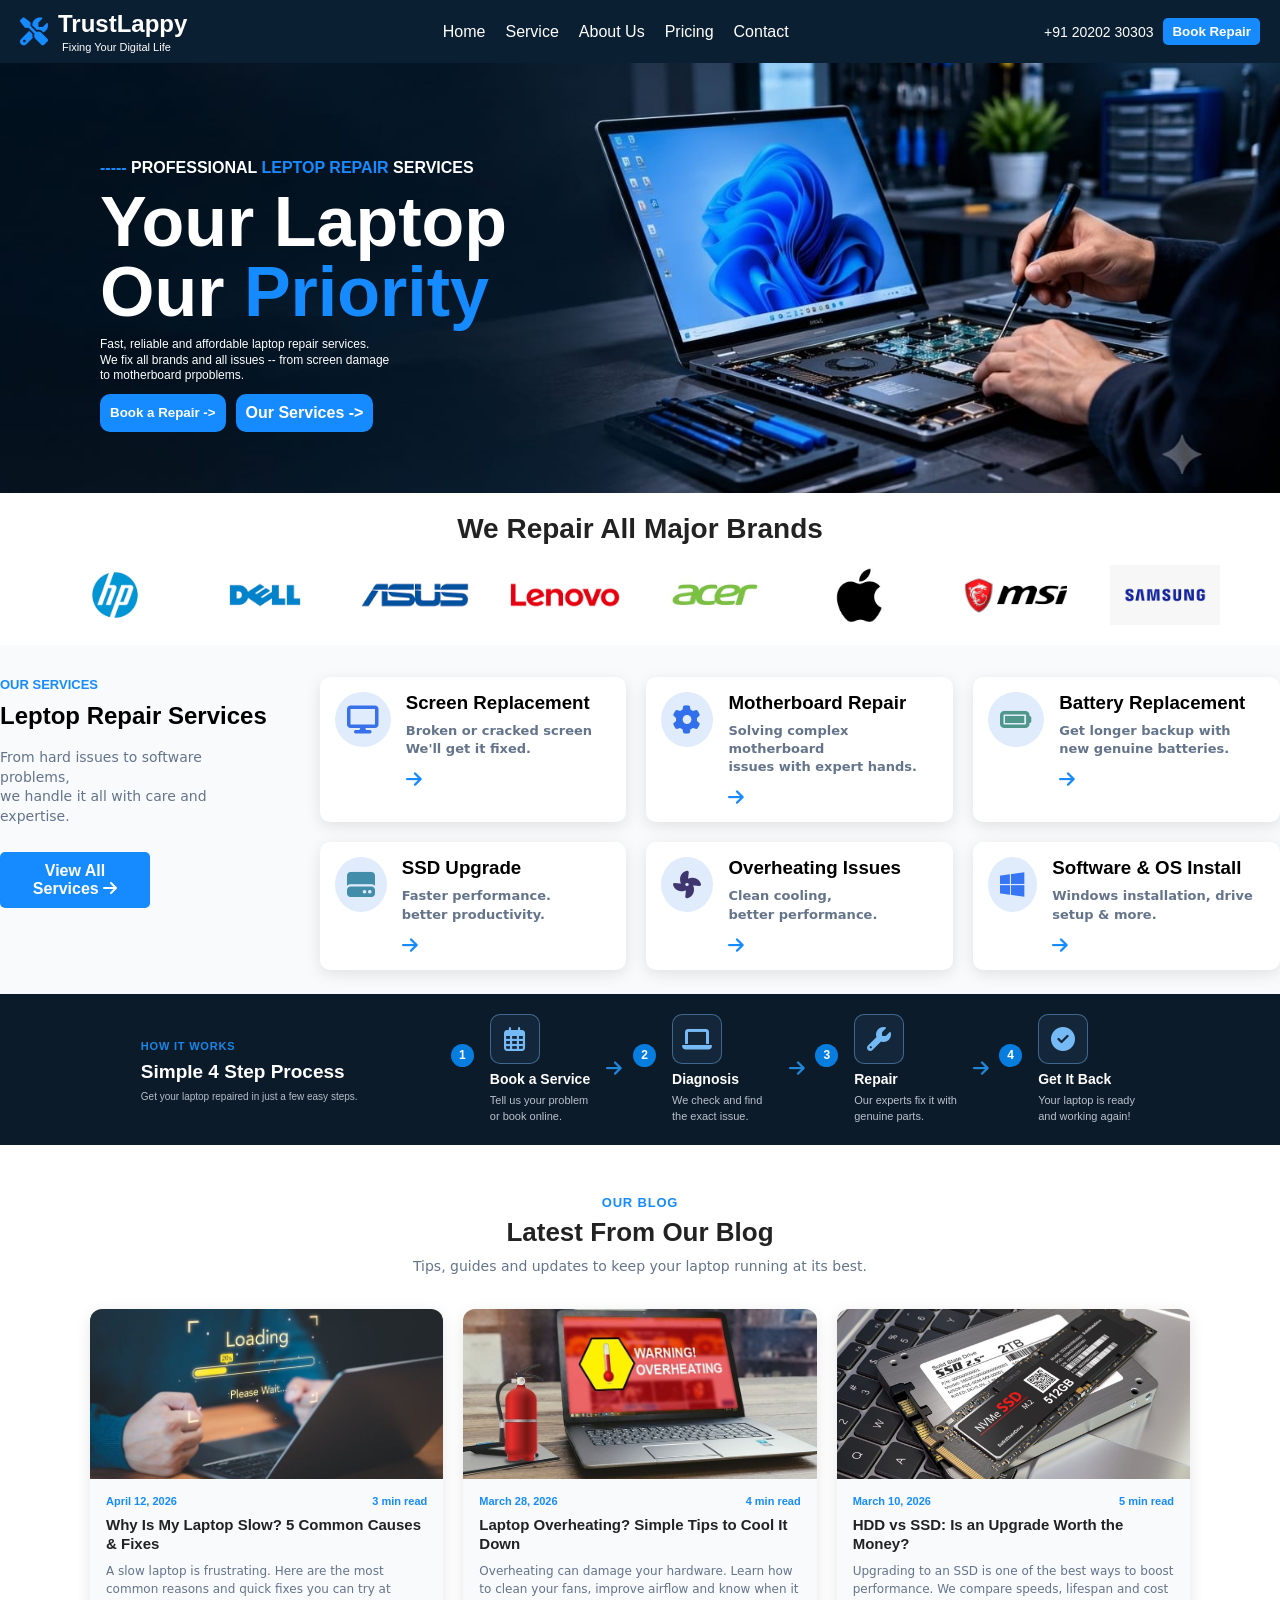
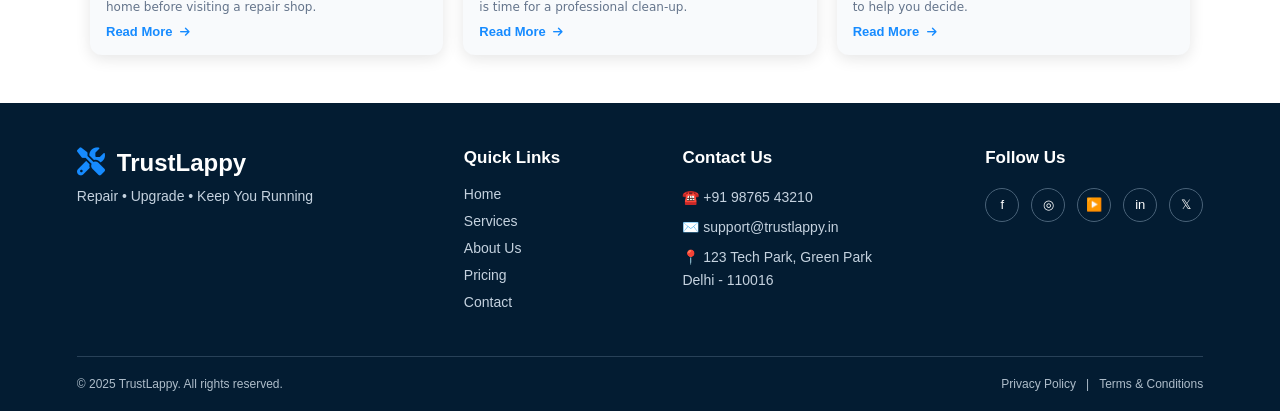
<file: index.html>
<!DOCTYPE html>
<html lang="en">

<head>
  <meta charset="UTF-8">
  <meta name="viewport" content="width=device-width, initial-scale=1.0">
  <title>Document</title>
  <link rel="stylesheet" href="./CSS/index.css">
  <link rel="stylesheet" href="./CSS/navbar.css">
  <link rel="stylesheet" href="./CSS/footer.css">
  <link rel="stylesheet" href="https://cdnjs.cloudflare.com/ajax/libs/font-awesome/6.7.2/css/all.min.css">
</head>

<body>

  <div id="navbar"></div>

  <section class="hero">
    <div class="hero-text">
      <div class="image-content">
        <p style="font-weight: bold; "><span style="color: #168BFF;">-----</span> PROFESSIONAL <span
            style="color: #168BFF;">LEPTOP REPAIR </span> SERVICES</p>
        <h2>Your Laptop <br> Our <span style="color: #168BFF;">Priority</span></h2>
        <p class="hero-para" style="font-size: 12px; line-height: 1.3; font-weight: 500;">Fast, reliable and affordable laptop repair
          services. <br> We fix all brands and all issues -- from screen damage <br> to motherboard prpoblems.</p>
        <div class="hero-btn">
          <button>Book a Repair -></button>
          <a class="hero-btn-link" href="./PAGES/services.html">Our Services -></a>
        </div>
      </div>
    </div>
  </section>

  <section class="repair-brand">
    <h2>We Repair All Major Brands</h2>
    <div class="brand-logo">
      <img src="./images/logo/hp.png" alt="">
      <img src="./images/logo/dell.png" alt="">
      <img src="./images/logo/asus.png" alt="">
      <img src="./images/logo/lenovo.png" alt="">
      <img src="./images/logo/acer.jpg" alt="">
      <img src="./images/logo/apple.jpg" alt="">
      <img src="./images/logo/msi.png" alt="">
      <img src="./images/logo/samsung.png" alt="">
    </div>
  </section>

  <section class="our-services">
    <div class="left-service">
      <h3>OUR SERVICES</h3>
      <h2>Leptop Repair Services</h2>
      <p>From hard issues to software problems, <br> we handle it all with care and expertise.</p>
      <a class="view-services-link" href="./PAGES/services.html">View All Services <span><i class="fa-solid fa-arrow-right"></i></span></a>
    </div>

    <div class="service-cards">
      <div class="service-card">
        <div class="Service-icon">
          <i class="fa-solid fa-display" style="color: #3870E9;"></i>
        </div>
        <div class="Service-detail">
          <h3>Screen Replacement</h3>
          <p>Broken or cracked screen <br>
            We'll get it fixed.</p>
          <i class="fa-solid fa-arrow-right"></i>
        </div>
      </div>
      <div class="service-card">
        <div class="Service-icon">
          <i class="fa-solid fa-gear" style="color: #326FEA;"></i>
        </div>
        <div class="Service-detail">
          <h3>Motherboard Repair</h3>
          <p>Solving complex motherboard <br>
            issues with expert hands.</p>
          <i class="fa-solid fa-arrow-right"></i>
        </div>
      </div>
      <div class="service-card">
        <div class="Service-icon">
          <i class="fa-solid fa-battery-full" style="color: #4F978B;"></i>
        </div>
        <div class="Service-detail">
          <h3>Battery Replacement</h3>
          <p>Get longer backup with <br>
            new genuine batteries.</p>
          <i class="fa-solid fa-arrow-right"></i>
        </div>

      </div>

      <div class="service-card">
        <div class="Service-icon">
          <i class="fa-solid fa-hard-drive" style="color: #428DAA;"></i>

        </div>
        <div class="Service-detail">
          <h3>SSD Upgrade</h3>
          <p>Faster performance. <br>
            better productivity.</p>
          <i class="fa-solid fa-arrow-right"></i>
        </div>
      </div>
      <div class="service-card">
        <div class="Service-icon">
          <i class="fa-solid fa-fan" style="color: #40366F;"></i>
        </div>
        <div class="Service-detail">
          <h3>Overheating Issues</h3>
          <p>Clean cooling, <br>
            better performance.</p>
          <i class="fa-solid fa-arrow-right"></i>
        </div>
      </div>
      <div class="service-card">
        <div class="Service-icon">
          <i class="fa-brands fa-windows" style="color: #3676F4;"></i>
        </div>
        <div class="Service-detail">
          <h3>Software & OS Install</h3>
          <p>Windows installation, drive <br>
            setup & more.</p>
          <i class="fa-solid fa-arrow-right"></i>
        </div>
      </div>
    </div>

  </section>

  <!--  -->

  <section class="how-it-works">
    <div class="intro">
      <span>HOW IT WORKS</span>
      <h2>Simple 4 Step Process</h2>
      <p>Get your laptop repaired in just a few easy steps.</p>
    </div>

    <div class="steps">

      <div class="step">
        <div class="number">1</div>
        <div class="icon">
          <i class="fa-regular fa-calendar-days"></i>
        </div>
        <div class="content">
          <h3>Book a Service</h3>
          <p>Tell us your problem<br>or book online.</p>
        </div>
      </div>

      <div class="arrow">
        <i class="fa-solid fa-arrow-right"></i>
      </div>

      <div class="step">
        <div class="number">2</div>
        <div class="icon">
          <i class="fa-solid fa-laptop"></i>
        </div>
        <div class="content">
          <h3>Diagnosis</h3>
          <p>We check and find<br>the exact issue.</p>
        </div>
      </div>

      <div class="arrow">
        <i class="fa-solid fa-arrow-right"></i>
      </div>

      <div class="step">
        <div class="number">3</div>
        <div class="icon">
          <i class="fa-solid fa-wrench"></i>
        </div>
        <div class="content">
          <h3>Repair</h3>
          <p>Our experts fix it with<br>genuine parts.</p>
        </div>
      </div>

      <div class="arrow">
        <i class="fa-solid fa-arrow-right"></i>
      </div>

      <div class="step">
        <div class="number">4</div>
        <div class="icon">
          <i class="fa-solid fa-circle-check"></i>
        </div>
        <div class="content">
          <h3>Get It Back</h3>
          <p>Your laptop is ready<br>and working again!</p>
        </div>
      </div>

    </div>
  </section>


  <section class="our-blog" id="blog">
    <div class="blog-intro">
      <span>OUR BLOG</span>
      <h2>Latest From Our Blog</h2>
      <p>Tips, guides and updates to keep your laptop running at its best.</p>
    </div>

    <div class="blog-cards">

      <div class="blog-card">
        <img src="./images/blog/slow-loading.jpg" alt="">
        <div class="blog-body">
          <div class="blog-meta">
            <span>April 12, 2026</span>
            <span>3 min read</span>
          </div>
          <h3>Why Is My Laptop Slow? 5 Common Causes & Fixes</h3>
          <p>A slow laptop is frustrating. Here are the most common reasons and quick fixes you can try at home before visiting a repair shop.</p>
          <a href="./blog-laptop-slow.html">Read More <i class="fa-solid fa-arrow-right"></i></a>
        </div>
      </div>

      <div class="blog-card">
        <img src="./images/blog/laptop-overheating.jpg" alt="">
        <div class="blog-body">
          <div class="blog-meta">
            <span>March 28, 2026</span>
            <span>4 min read</span>
          </div>
          <h3>Laptop Overheating? Simple Tips to Cool It Down</h3>
          <p>Overheating can damage your hardware. Learn how to clean your fans, improve airflow and know when it is time for a professional clean-up.</p>
          <a href="./blog-overheating.html">Read More <i class="fa-solid fa-arrow-right"></i></a>
        </div>
      </div>

      <div class="blog-card">
        <img src="./images/blog/SSD.jpg" alt="">
        <div class="blog-body">
          <div class="blog-meta">
            <span>March 10, 2026</span>
            <span>5 min read</span>
          </div>
          <h3>HDD vs SSD: Is an Upgrade Worth the Money?</h3>
          <p>Upgrading to an SSD is one of the best ways to boost performance. We compare speeds, lifespan and cost to help you decide.</p>
          <a href="./blog-ssd-upgrade.html">Read More <i class="fa-solid fa-arrow-right"></i></a>
        </div>
      </div>

    </div>
  </section>

  <div id="footer"></div>

  <script src="./JS/load-nav.js"></script>
  <script src="./JS/load-footer.js"></script>
</body>

</html>
</file>
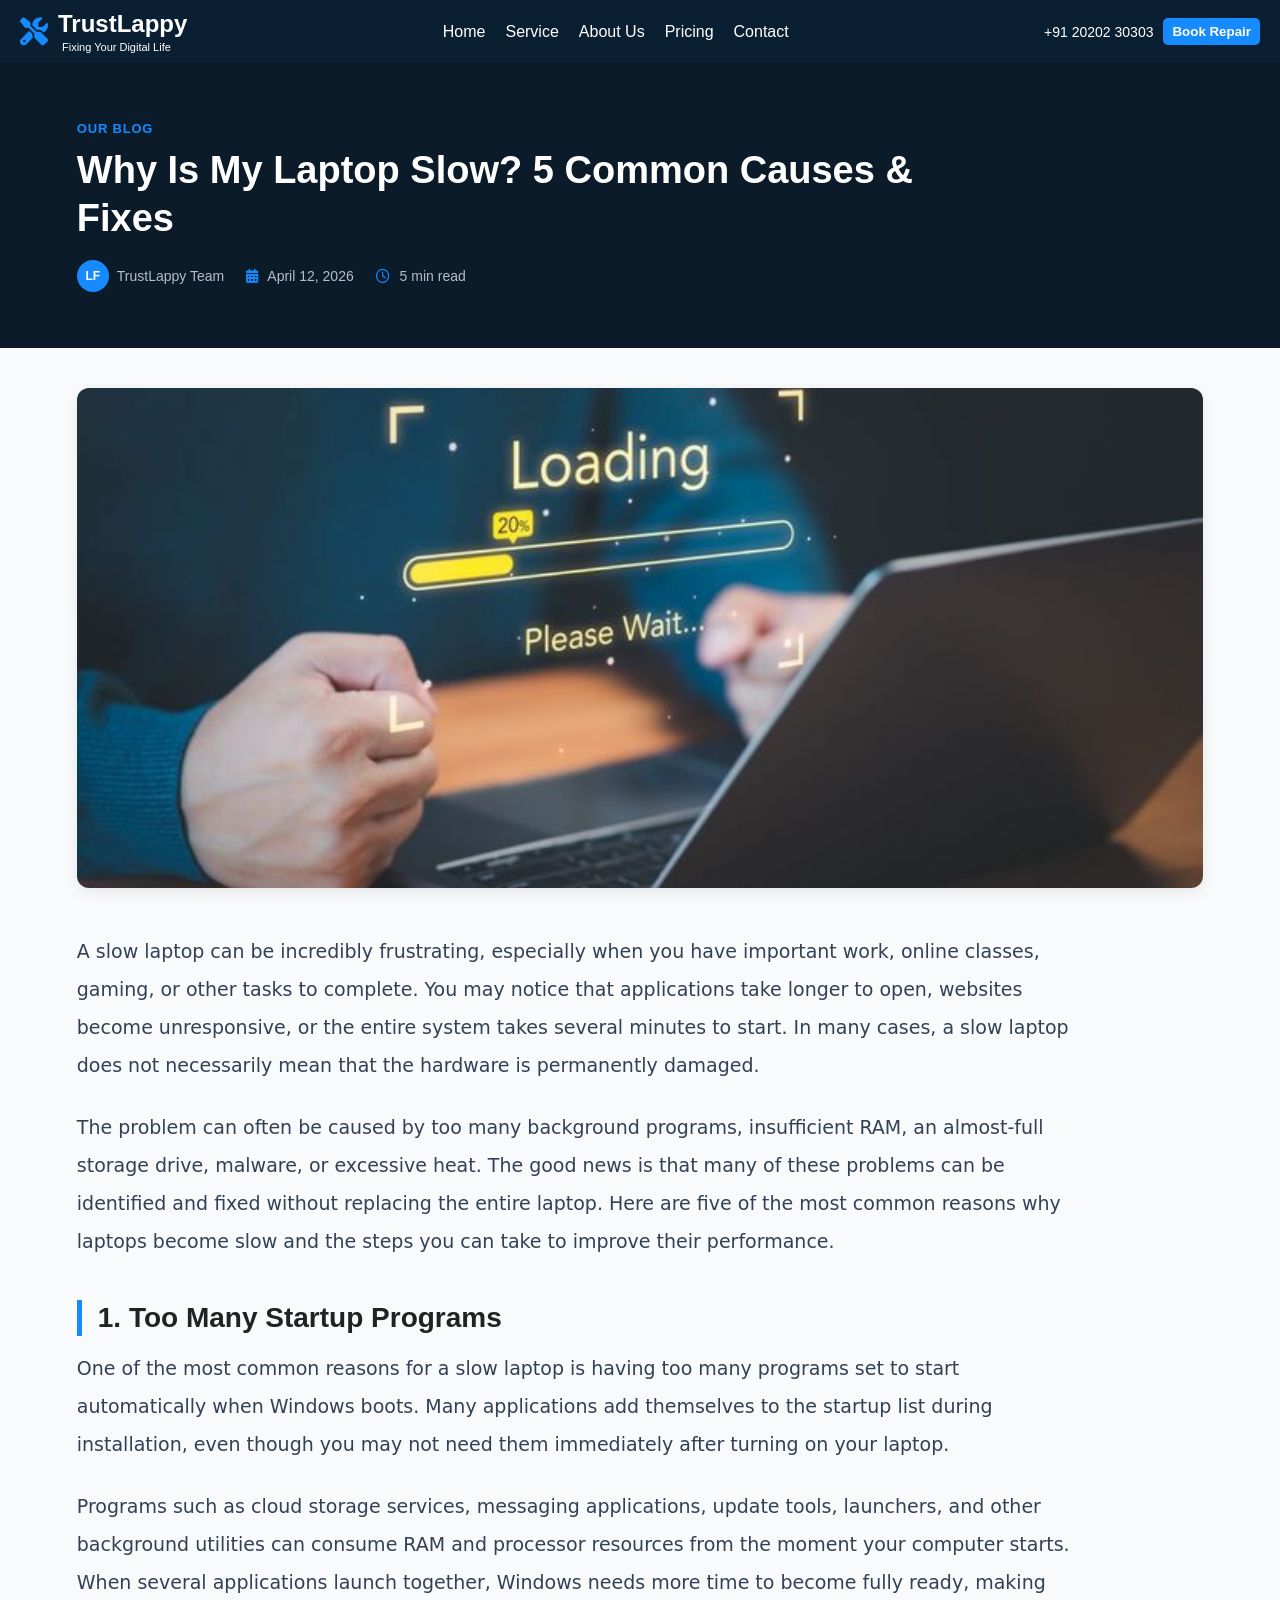
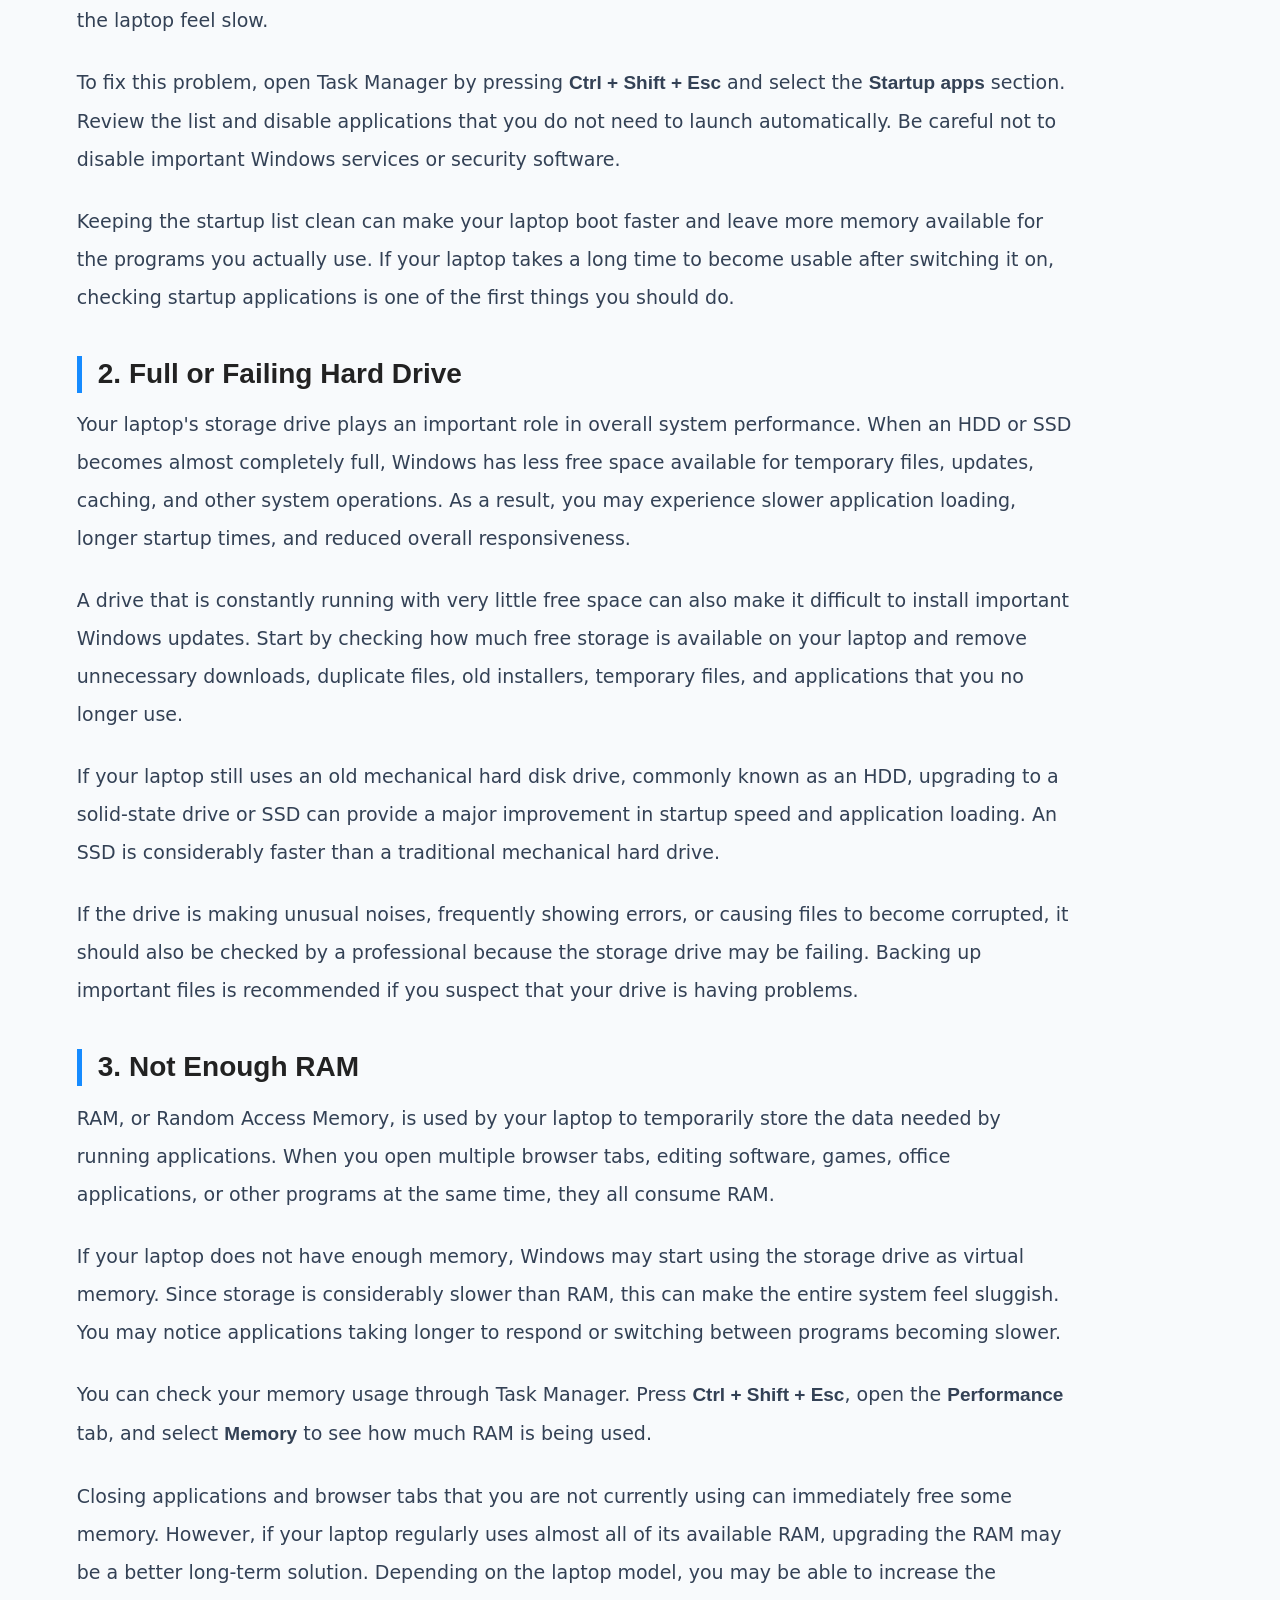
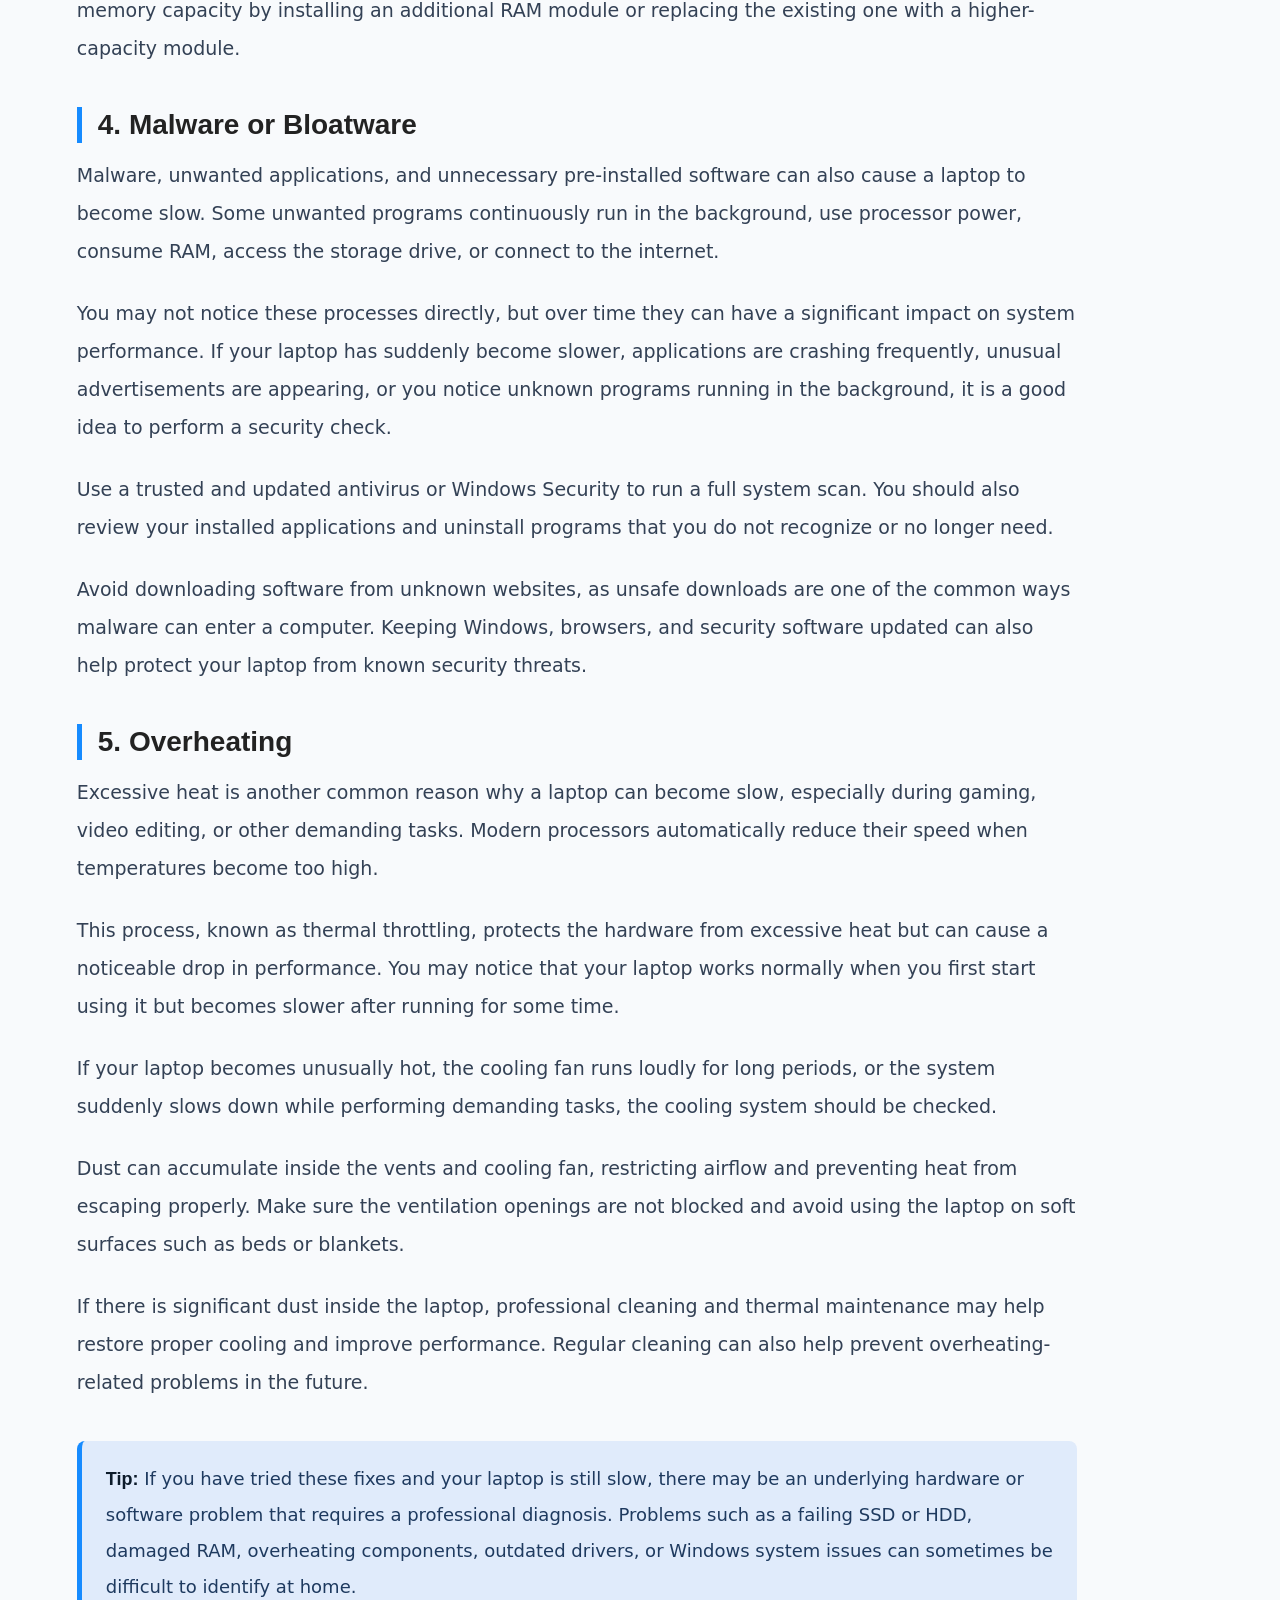
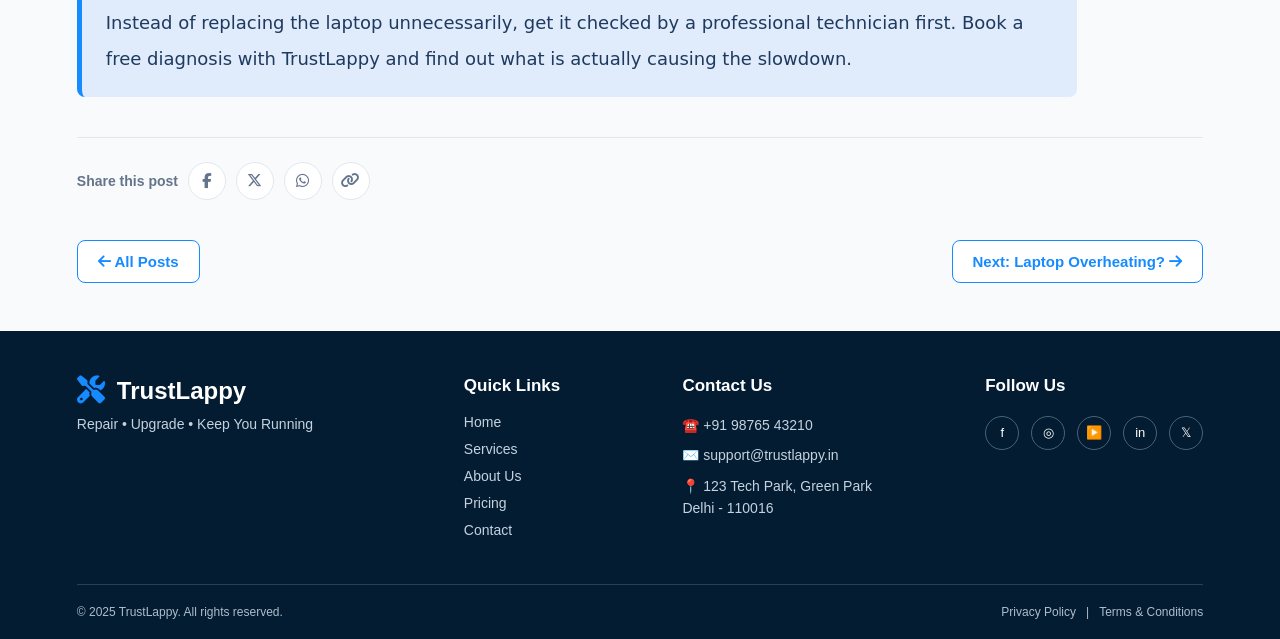
<file: blog-laptop-slow.html>
<!DOCTYPE html>
<html lang="en">

<head>
  <meta charset="UTF-8">
  <meta name="viewport" content="width=device-width, initial-scale=1.0">
  <title>Why Is My Laptop Slow? | TrustLappy Blog</title>

  <link rel="stylesheet" href="./CSS/navbar.css">
  <link rel="stylesheet" href="./CSS/footer.css">
  <link rel="stylesheet" href="./CSS/blog.css">

  <link rel="stylesheet" href="https://cdnjs.cloudflare.com/ajax/libs/font-awesome/6.7.2/css/all.min.css">
</head>

<body>

  <div id="navbar"></div>

  <header class="blog-header">

    <span class="label">OUR BLOG</span>

    <h1>Why Is My Laptop Slow? 5 Common Causes & Fixes</h1>

    <div class="blog-meta">

      <span class="author">
        <span class="avatar">LF</span>
        TrustLappy Team
      </span>

      <span>
        <i class="fa-solid fa-calendar-days"></i>
        April 12, 2026
      </span>

      <span>
        <i class="fa-regular fa-clock"></i>
        5 min read
      </span>

    </div>

  </header>


  <article class="blog-article">

    <img class="hero-img" src="./images/blog/slow-loading.jpg" alt="Slow laptop">


    <p>
      A slow laptop can be incredibly frustrating, especially when you have important
      work, online classes, gaming, or other tasks to complete. You may notice that
      applications take longer to open, websites become unresponsive, or the entire
      system takes several minutes to start. In many cases, a slow laptop does not
      necessarily mean that the hardware is permanently damaged.
    </p>

    <p>
      The problem can often be caused by too many background programs, insufficient
      RAM, an almost-full storage drive, malware, or excessive heat. The good news is
      that many of these problems can be identified and fixed without replacing the
      entire laptop. Here are five of the most common reasons why laptops become slow
      and the steps you can take to improve their performance.
    </p>


    <h2>1. Too Many Startup Programs</h2>

    <p>
      One of the most common reasons for a slow laptop is having too many programs set
      to start automatically when Windows boots. Many applications add themselves to
      the startup list during installation, even though you may not need them
      immediately after turning on your laptop.
    </p>

    <p>
      Programs such as cloud storage services, messaging applications, update tools,
      launchers, and other background utilities can consume RAM and processor resources
      from the moment your computer starts. When several applications launch together,
      Windows needs more time to become fully ready, making the laptop feel slow.
    </p>

    <p>
      To fix this problem, open Task Manager by pressing
      <strong>Ctrl + Shift + Esc</strong> and select the
      <strong>Startup apps</strong> section. Review the list and disable applications
      that you do not need to launch automatically. Be careful not to disable important
      Windows services or security software.
    </p>

    <p>
      Keeping the startup list clean can make your laptop boot faster and leave more
      memory available for the programs you actually use. If your laptop takes a long
      time to become usable after switching it on, checking startup applications is
      one of the first things you should do.
    </p>


    <h2>2. Full or Failing Hard Drive</h2>

    <p>
      Your laptop's storage drive plays an important role in overall system performance.
      When an HDD or SSD becomes almost completely full, Windows has less free space
      available for temporary files, updates, caching, and other system operations.
      As a result, you may experience slower application loading, longer startup
      times, and reduced overall responsiveness.
    </p>

    <p>
      A drive that is constantly running with very little free space can also make it
      difficult to install important Windows updates. Start by checking how much free
      storage is available on your laptop and remove unnecessary downloads, duplicate
      files, old installers, temporary files, and applications that you no longer use.
    </p>

    <p>
      If your laptop still uses an old mechanical hard disk drive, commonly known as
      an HDD, upgrading to a solid-state drive or SSD can provide a major improvement
      in startup speed and application loading. An SSD is considerably faster than a
      traditional mechanical hard drive.
    </p>

    <p>
      If the drive is making unusual noises, frequently showing errors, or causing
      files to become corrupted, it should also be checked by a professional because
      the storage drive may be failing. Backing up important files is recommended if
      you suspect that your drive is having problems.
    </p>


    <h2>3. Not Enough RAM</h2>

    <p>
      RAM, or Random Access Memory, is used by your laptop to temporarily store the
      data needed by running applications. When you open multiple browser tabs,
      editing software, games, office applications, or other programs at the same
      time, they all consume RAM.
    </p>

    <p>
      If your laptop does not have enough memory, Windows may start using the storage
      drive as virtual memory. Since storage is considerably slower than RAM, this
      can make the entire system feel sluggish. You may notice applications taking
      longer to respond or switching between programs becoming slower.
    </p>

    <p>
      You can check your memory usage through Task Manager. Press
      <strong>Ctrl + Shift + Esc</strong>, open the
      <strong>Performance</strong> tab, and select <strong>Memory</strong> to see how
      much RAM is being used.
    </p>

    <p>
      Closing applications and browser tabs that you are not currently using can
      immediately free some memory. However, if your laptop regularly uses almost all
      of its available RAM, upgrading the RAM may be a better long-term solution.
      Depending on the laptop model, you may be able to increase the memory capacity
      by installing an additional RAM module or replacing the existing one with a
      higher-capacity module.
    </p>


    <h2>4. Malware or Bloatware</h2>

    <p>
      Malware, unwanted applications, and unnecessary pre-installed software can also
      cause a laptop to become slow. Some unwanted programs continuously run in the
      background, use processor power, consume RAM, access the storage drive, or
      connect to the internet.
    </p>

    <p>
      You may not notice these processes directly, but over time they can have a
      significant impact on system performance. If your laptop has suddenly become
      slower, applications are crashing frequently, unusual advertisements are
      appearing, or you notice unknown programs running in the background, it is a
      good idea to perform a security check.
    </p>

    <p>
      Use a trusted and updated antivirus or Windows Security to run a full system
      scan. You should also review your installed applications and uninstall programs
      that you do not recognize or no longer need.
    </p>

    <p>
      Avoid downloading software from unknown websites, as unsafe downloads are one
      of the common ways malware can enter a computer. Keeping Windows, browsers, and
      security software updated can also help protect your laptop from known security
      threats.
    </p>


    <h2>5. Overheating</h2>

    <p>
      Excessive heat is another common reason why a laptop can become slow, especially
      during gaming, video editing, or other demanding tasks. Modern processors
      automatically reduce their speed when temperatures become too high.
    </p>

    <p>
      This process, known as thermal throttling, protects the hardware from excessive
      heat but can cause a noticeable drop in performance. You may notice that your
      laptop works normally when you first start using it but becomes slower after
      running for some time.
    </p>

    <p>
      If your laptop becomes unusually hot, the cooling fan runs loudly for long
      periods, or the system suddenly slows down while performing demanding tasks,
      the cooling system should be checked.
    </p>

    <p>
      Dust can accumulate inside the vents and cooling fan, restricting airflow and
      preventing heat from escaping properly. Make sure the ventilation openings are
      not blocked and avoid using the laptop on soft surfaces such as beds or
      blankets.
    </p>

    <p>
      If there is significant dust inside the laptop, professional cleaning and
      thermal maintenance may help restore proper cooling and improve performance.
      Regular cleaning can also help prevent overheating-related problems in the
      future.
    </p>


    <div class="tip-box">

      <p>
        <strong>Tip:</strong>
        If you have tried these fixes and your laptop is still slow, there may be an
        underlying hardware or software problem that requires a professional diagnosis.
        Problems such as a failing SSD or HDD, damaged RAM, overheating components,
        outdated drivers, or Windows system issues can sometimes be difficult to
        identify at home.
      </p>

      <p>
        Instead of replacing the laptop unnecessarily, get it checked by a professional
        technician first. Book a free diagnosis with TrustLappy and find out what is
        actually causing the slowdown.
      </p>

    </div>


    <div class="blog-share">

      <span>Share this post</span>

      <a href="#">
        <i class="fa-brands fa-facebook-f"></i>
      </a>

      <a href="#">
        <i class="fa-brands fa-x-twitter"></i>
      </a>

      <a href="#">
        <i class="fa-brands fa-whatsapp"></i>
      </a>

      <a href="#">
        <i class="fa-solid fa-link"></i>
      </a>

    </div>

  </article>


  <div class="blog-nav">

    <a href="./index.html#blog">
      <i class="fa-solid fa-arrow-left"></i>
      All Posts
    </a>

    <a href="./blog-overheating.html">
      Next: Laptop Overheating?
      <i class="fa-solid fa-arrow-right"></i>
    </a>

  </div>


  <div id="footer"></div>


  <script src="./JS/load-nav.js"></script>
  <script src="./JS/load-footer.js"></script>

</body>

</html>
</file>
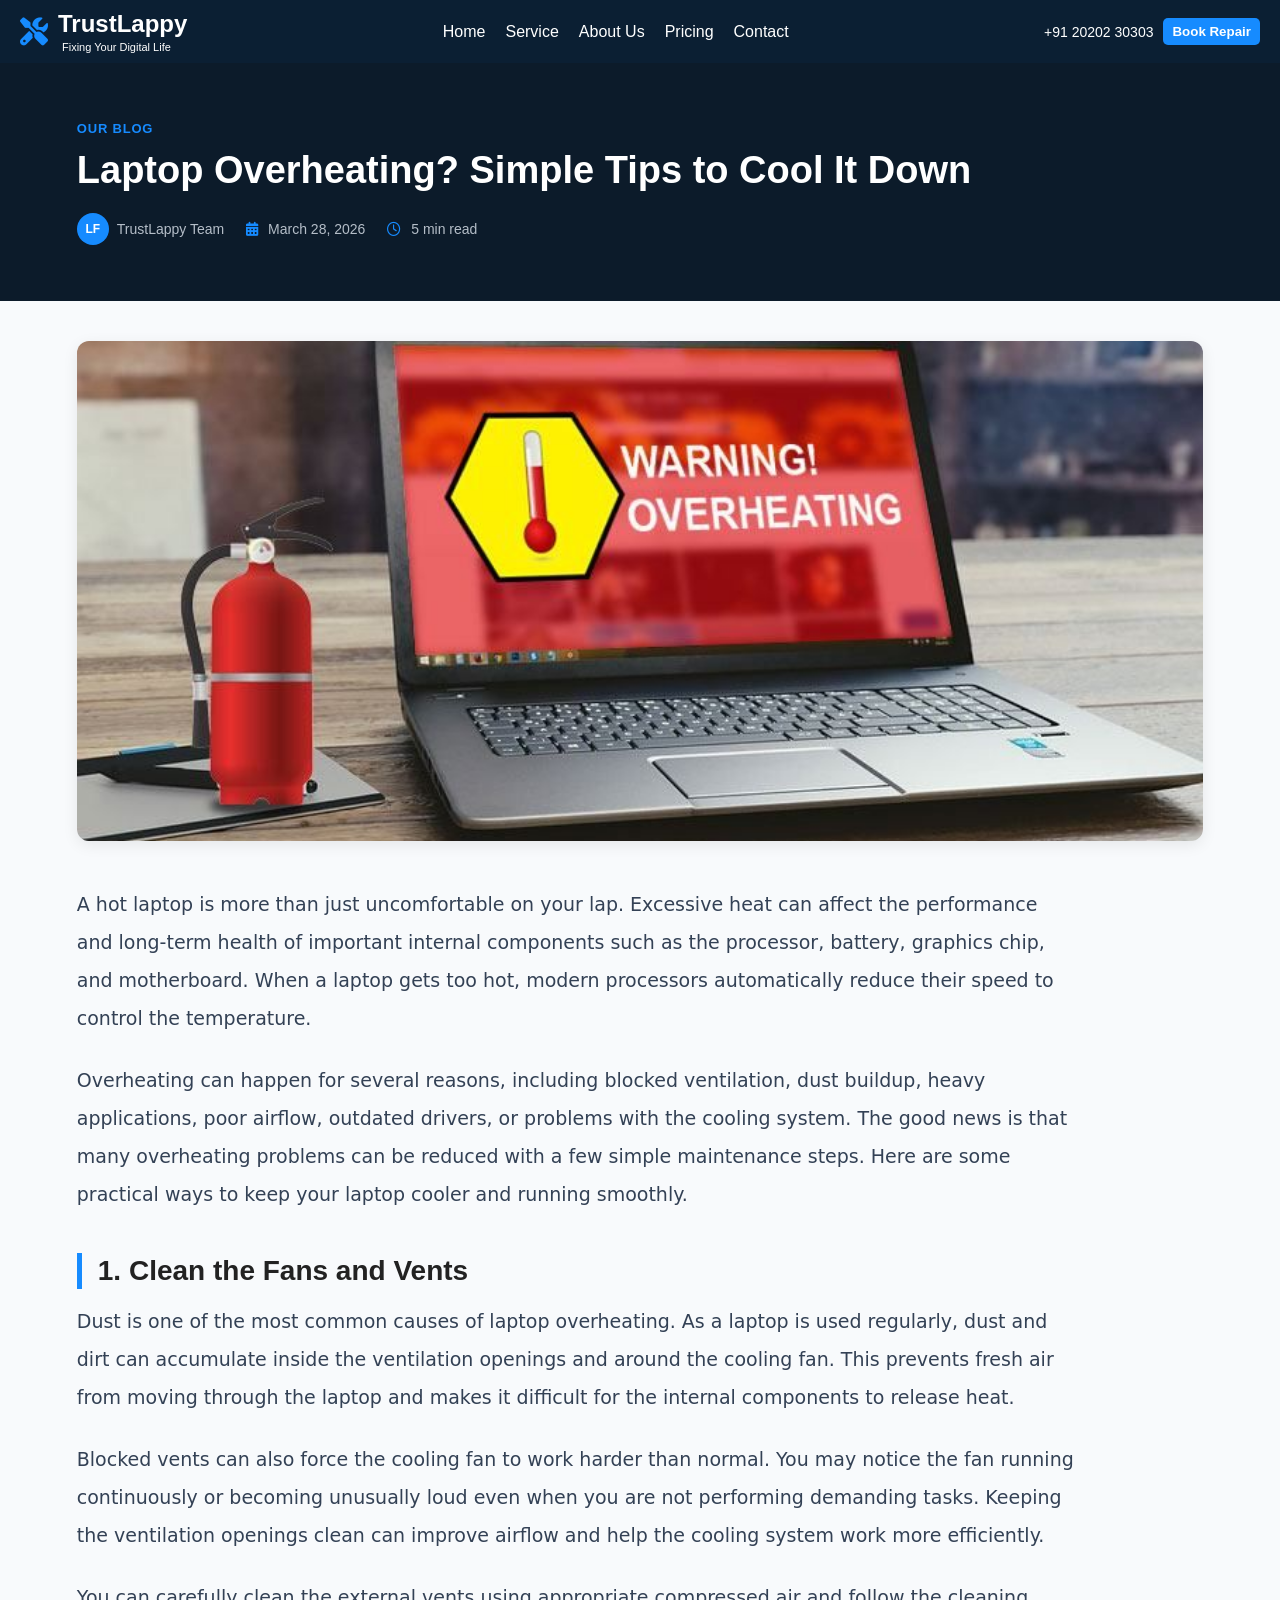
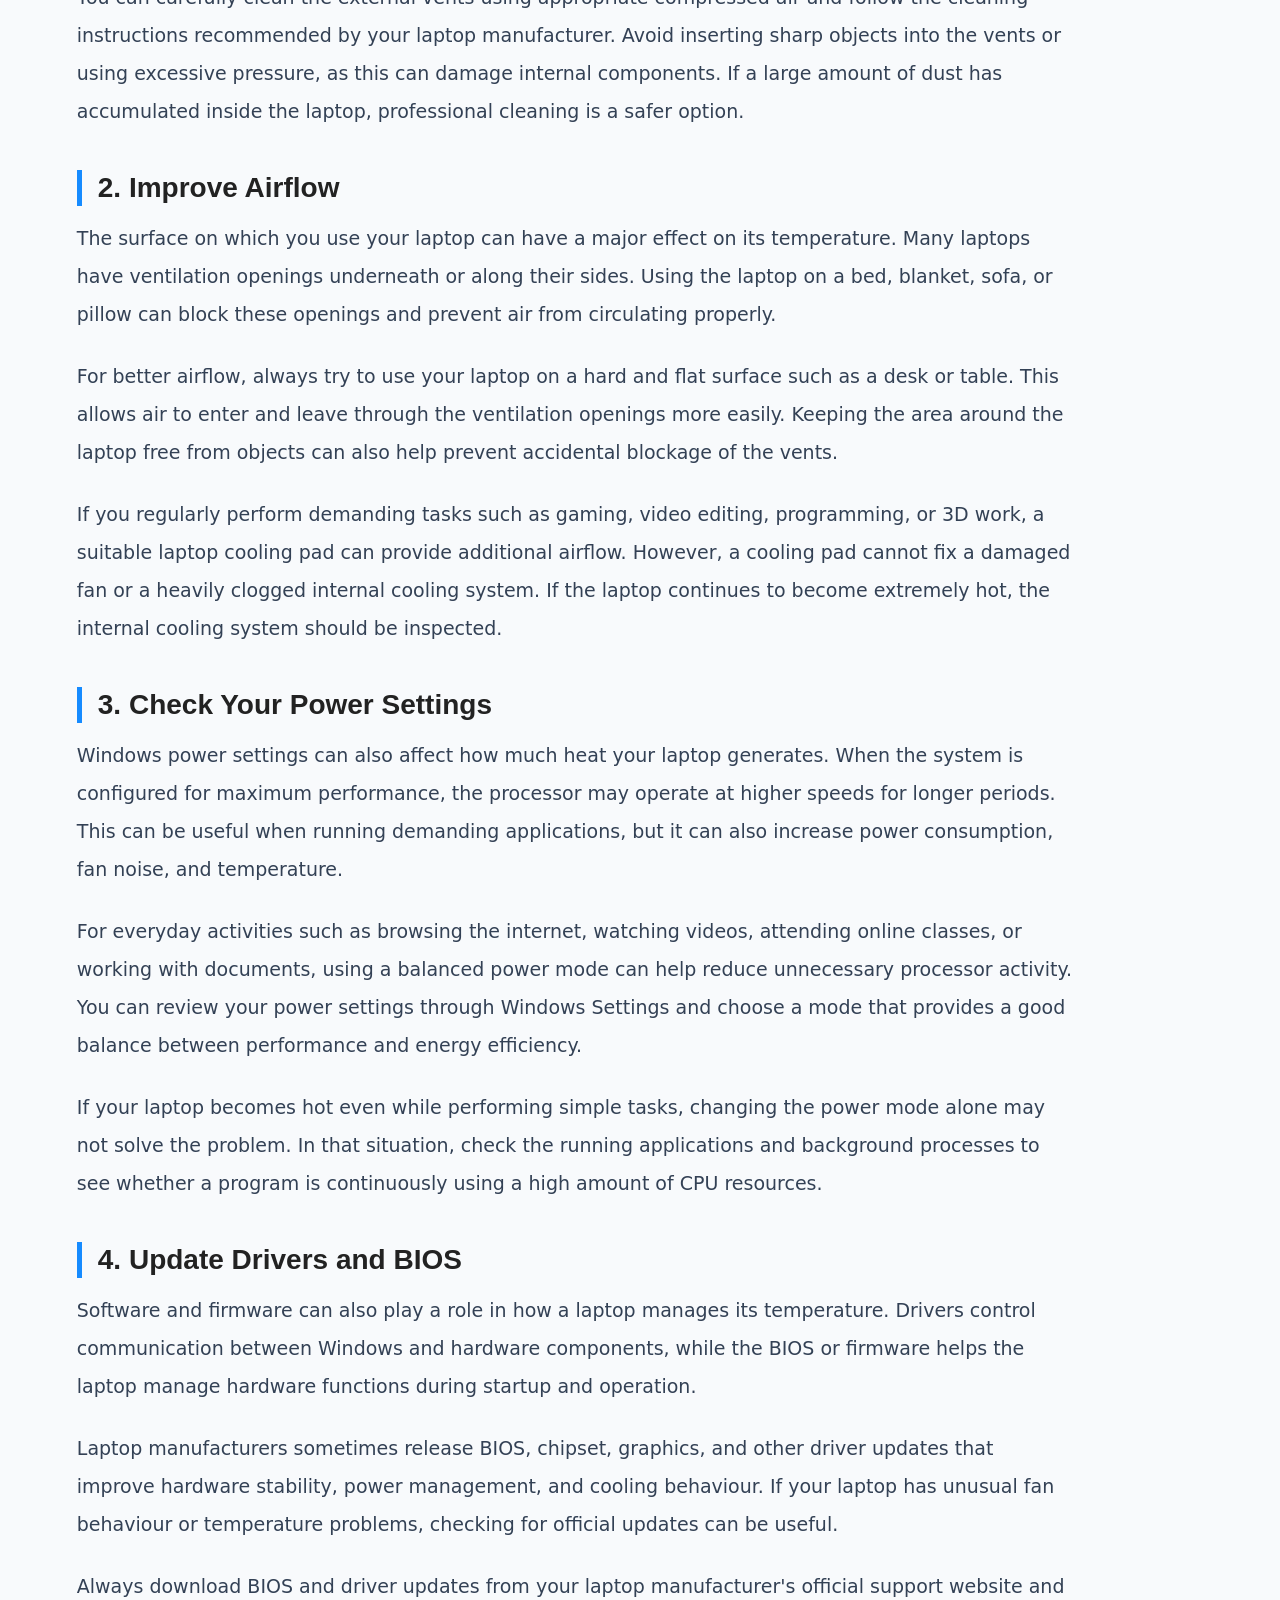
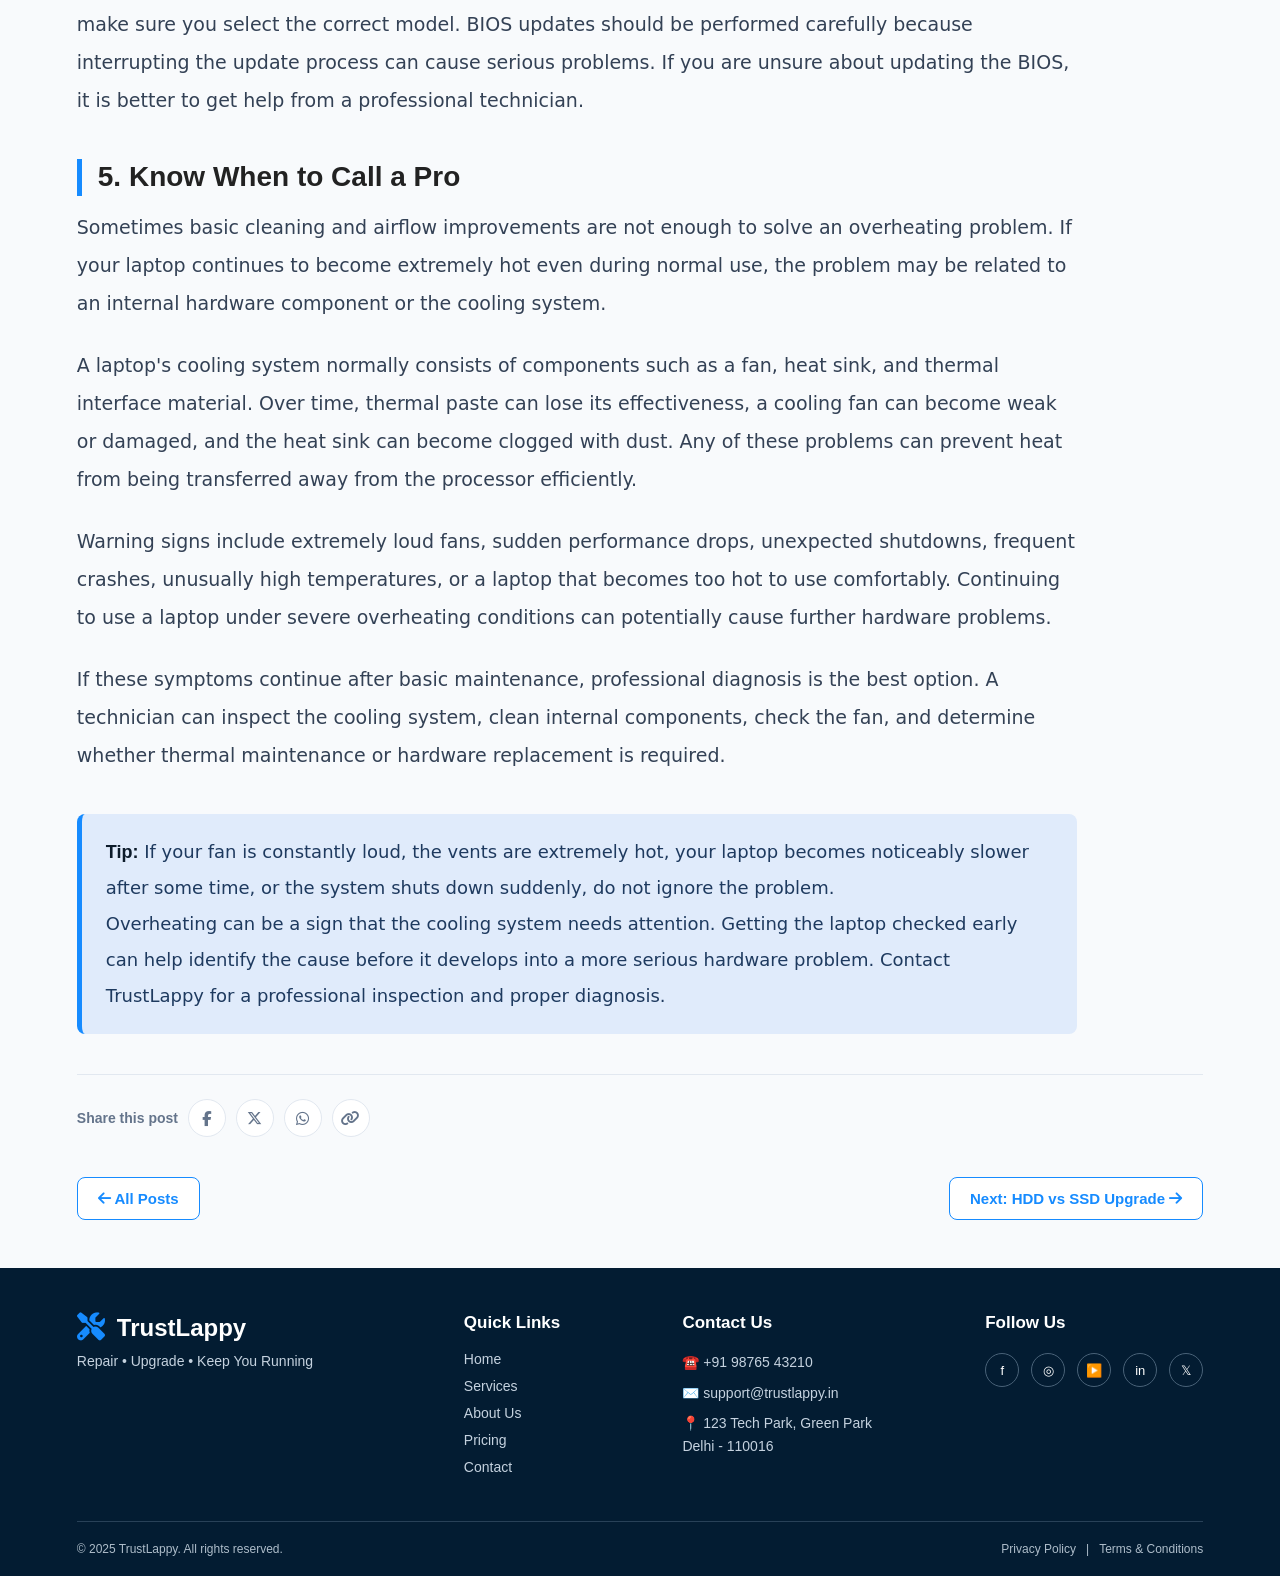
<file: blog-overheating.html>
<!DOCTYPE html>
<html lang="en">

<head>
  <meta charset="UTF-8">
  <meta name="viewport" content="width=device-width, initial-scale=1.0">

  <title>Laptop Overheating? | TrustLappy Blog</title>

  <link rel="stylesheet" href="./CSS/navbar.css">
  <link rel="stylesheet" href="./CSS/footer.css">
  <link rel="stylesheet" href="./CSS/blog.css">

  <link rel="stylesheet" href="https://cdnjs.cloudflare.com/ajax/libs/font-awesome/6.7.2/css/all.min.css">
</head>

<body>

  <div id="navbar"></div>


  <header class="blog-header">

    <span class="label">OUR BLOG</span>

    <h1>Laptop Overheating? Simple Tips to Cool It Down</h1>

    <div class="blog-meta">

      <span class="author">
        <span class="avatar">LF</span>
        TrustLappy Team
      </span>

      <span>
        <i class="fa-solid fa-calendar-days"></i>
        March 28, 2026
      </span>

      <span>
        <i class="fa-regular fa-clock"></i>
        5 min read
      </span>

    </div>

  </header>


  <article class="blog-article">

    <img class="hero-img" src="./images/blog/laptop-overheating.jpg" alt="Laptop overheating">


    <p>
      A hot laptop is more than just uncomfortable on your lap. Excessive heat can affect
      the performance and long-term health of important internal components such as the
      processor, battery, graphics chip, and motherboard. When a laptop gets too hot,
      modern processors automatically reduce their speed to control the temperature.
    </p>

    <p>
      Overheating can happen for several reasons, including blocked ventilation, dust
      buildup, heavy applications, poor airflow, outdated drivers, or problems with the
      cooling system. The good news is that many overheating problems can be reduced with
      a few simple maintenance steps. Here are some practical ways to keep your laptop
      cooler and running smoothly.
    </p>


    <h2>1. Clean the Fans and Vents</h2>

    <p>
      Dust is one of the most common causes of laptop overheating. As a laptop is used
      regularly, dust and dirt can accumulate inside the ventilation openings and around
      the cooling fan. This prevents fresh air from moving through the laptop and makes
      it difficult for the internal components to release heat.
    </p>

    <p>
      Blocked vents can also force the cooling fan to work harder than normal. You may
      notice the fan running continuously or becoming unusually loud even when you are
      not performing demanding tasks. Keeping the ventilation openings clean can improve
      airflow and help the cooling system work more efficiently.
    </p>

    <p>
      You can carefully clean the external vents using appropriate compressed air and
      follow the cleaning instructions recommended by your laptop manufacturer. Avoid
      inserting sharp objects into the vents or using excessive pressure, as this can
      damage internal components. If a large amount of dust has accumulated inside the
      laptop, professional cleaning is a safer option.
    </p>


    <h2>2. Improve Airflow</h2>

    <p>
      The surface on which you use your laptop can have a major effect on its temperature.
      Many laptops have ventilation openings underneath or along their sides. Using the
      laptop on a bed, blanket, sofa, or pillow can block these openings and prevent air
      from circulating properly.
    </p>

    <p>
      For better airflow, always try to use your laptop on a hard and flat surface such
      as a desk or table. This allows air to enter and leave through the ventilation
      openings more easily. Keeping the area around the laptop free from objects can also
      help prevent accidental blockage of the vents.
    </p>

    <p>
      If you regularly perform demanding tasks such as gaming, video editing, programming,
      or 3D work, a suitable laptop cooling pad can provide additional airflow. However,
      a cooling pad cannot fix a damaged fan or a heavily clogged internal cooling system.
      If the laptop continues to become extremely hot, the internal cooling system should
      be inspected.
    </p>


    <h2>3. Check Your Power Settings</h2>

    <p>
      Windows power settings can also affect how much heat your laptop generates. When the
      system is configured for maximum performance, the processor may operate at higher
      speeds for longer periods. This can be useful when running demanding applications,
      but it can also increase power consumption, fan noise, and temperature.
    </p>

    <p>
      For everyday activities such as browsing the internet, watching videos, attending
      online classes, or working with documents, using a balanced power mode can help
      reduce unnecessary processor activity. You can review your power settings through
      Windows Settings and choose a mode that provides a good balance between performance
      and energy efficiency.
    </p>

    <p>
      If your laptop becomes hot even while performing simple tasks, changing the power
      mode alone may not solve the problem. In that situation, check the running
      applications and background processes to see whether a program is continuously
      using a high amount of CPU resources.
    </p>


    <h2>4. Update Drivers and BIOS</h2>

    <p>
      Software and firmware can also play a role in how a laptop manages its temperature.
      Drivers control communication between Windows and hardware components, while the
      BIOS or firmware helps the laptop manage hardware functions during startup and
      operation.
    </p>

    <p>
      Laptop manufacturers sometimes release BIOS, chipset, graphics, and other driver
      updates that improve hardware stability, power management, and cooling behaviour.
      If your laptop has unusual fan behaviour or temperature problems, checking for
      official updates can be useful.
    </p>

    <p>
      Always download BIOS and driver updates from your laptop manufacturer's official
      support website and make sure you select the correct model. BIOS updates should be
      performed carefully because interrupting the update process can cause serious
      problems. If you are unsure about updating the BIOS, it is better to get help from
      a professional technician.
    </p>


    <h2>5. Know When to Call a Pro</h2>

    <p>
      Sometimes basic cleaning and airflow improvements are not enough to solve an
      overheating problem. If your laptop continues to become extremely hot even during
      normal use, the problem may be related to an internal hardware component or the
      cooling system.
    </p>

    <p>
      A laptop's cooling system normally consists of components such as a fan, heat sink,
      and thermal interface material. Over time, thermal paste can lose its effectiveness,
      a cooling fan can become weak or damaged, and the heat sink can become clogged with
      dust. Any of these problems can prevent heat from being transferred away from the
      processor efficiently.
    </p>

    <p>
      Warning signs include extremely loud fans, sudden performance drops, unexpected
      shutdowns, frequent crashes, unusually high temperatures, or a laptop that becomes
      too hot to use comfortably. Continuing to use a laptop under severe overheating
      conditions can potentially cause further hardware problems.
    </p>

    <p>
      If these symptoms continue after basic maintenance, professional diagnosis is the
      best option. A technician can inspect the cooling system, clean internal components,
      check the fan, and determine whether thermal maintenance or hardware replacement
      is required.
    </p>


    <div class="tip-box">

      <p>
        <strong>Tip:</strong>
        If your fan is constantly loud, the vents are extremely hot, your laptop becomes
        noticeably slower after some time, or the system shuts down suddenly, do not
        ignore the problem.
      </p>

      <p>
        Overheating can be a sign that the cooling system needs attention. Getting the
        laptop checked early can help identify the cause before it develops into a more
        serious hardware problem. Contact TrustLappy for a professional inspection and
        proper diagnosis.
      </p>

    </div>


    <div class="blog-share">

      <span>Share this post</span>

      <a href="#">
        <i class="fa-brands fa-facebook-f"></i>
      </a>

      <a href="#">
        <i class="fa-brands fa-x-twitter"></i>
      </a>

      <a href="#">
        <i class="fa-brands fa-whatsapp"></i>
      </a>

      <a href="#">
        <i class="fa-solid fa-link"></i>
      </a>

    </div>

  </article>


  <div class="blog-nav">

    <a href="./index.html#blog">
      <i class="fa-solid fa-arrow-left"></i>
      All Posts
    </a>

    <a href="./blog-ssd-upgrade.html">
      Next: HDD vs SSD Upgrade
      <i class="fa-solid fa-arrow-right"></i>
    </a>

  </div>


  <div id="footer"></div>


  <script src="./JS/load-nav.js"></script>
  <script src="./JS/load-footer.js"></script>

</body>

</html>
</file>
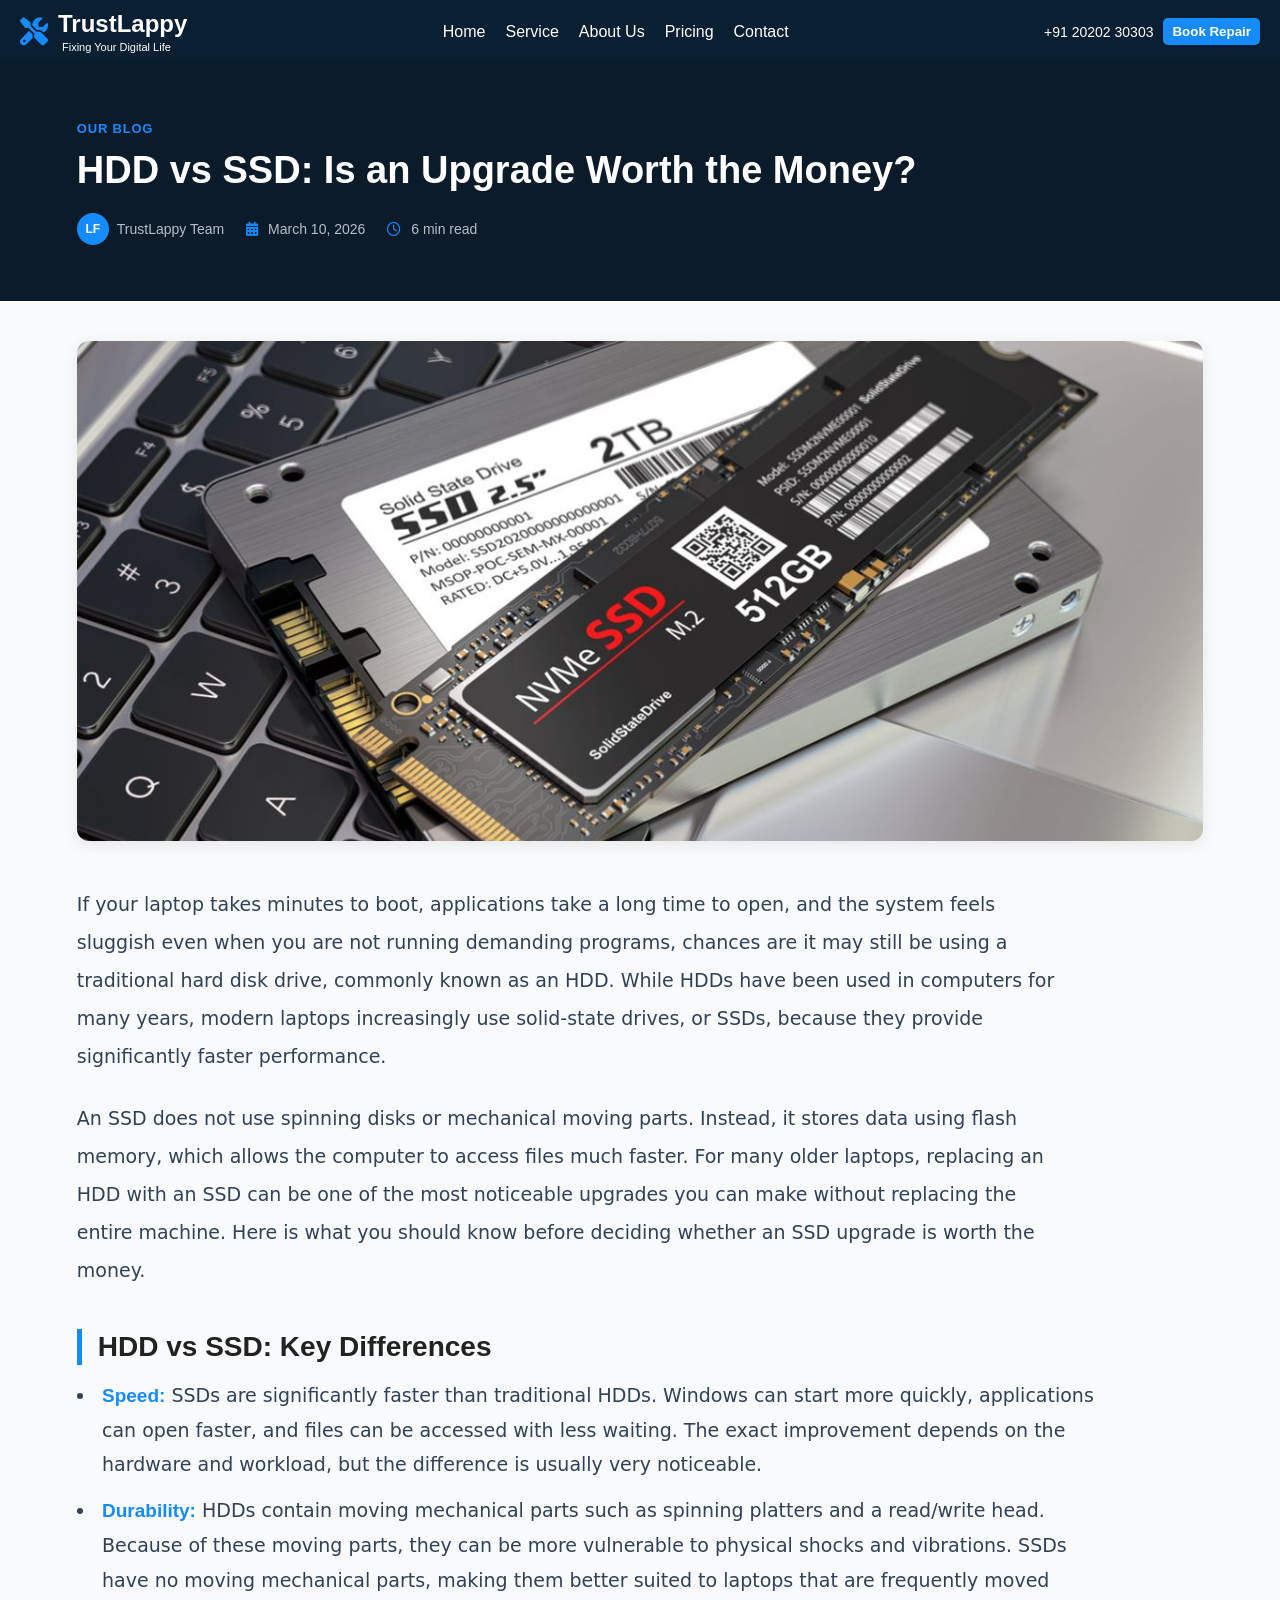
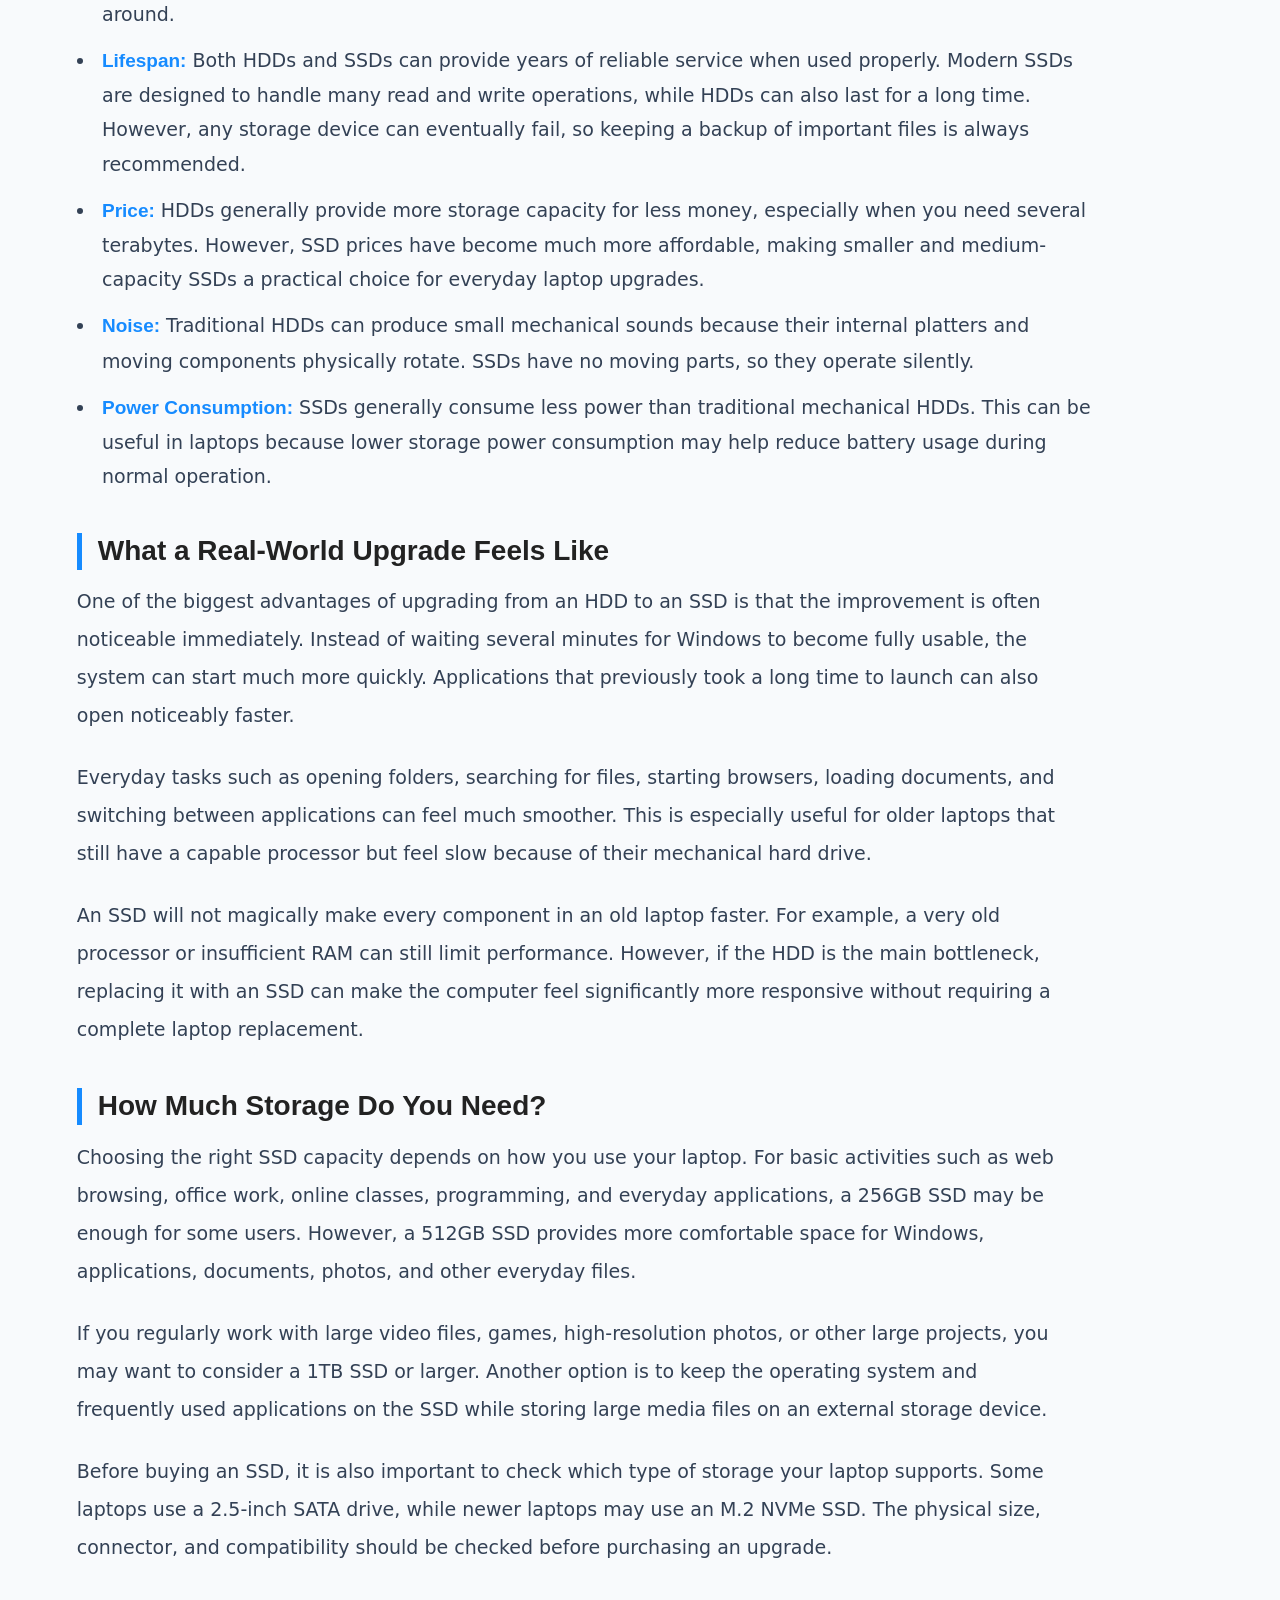
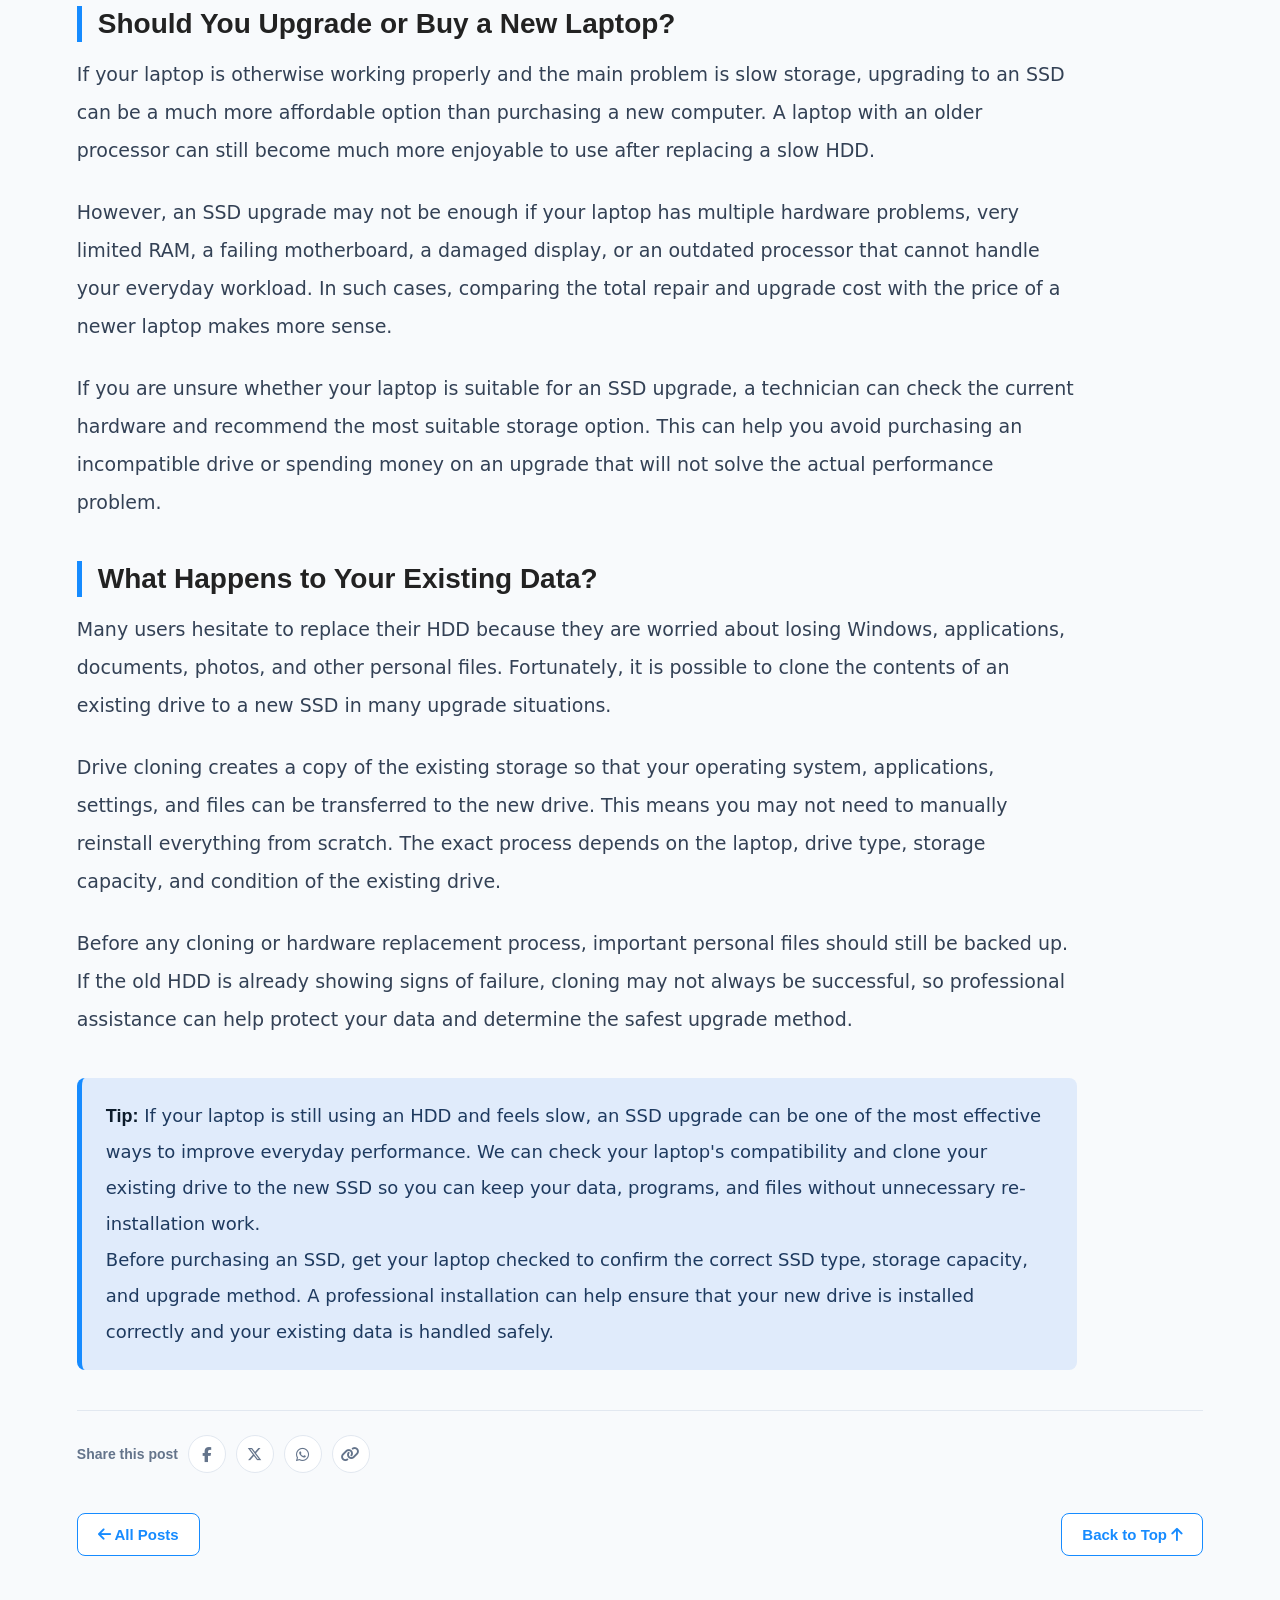
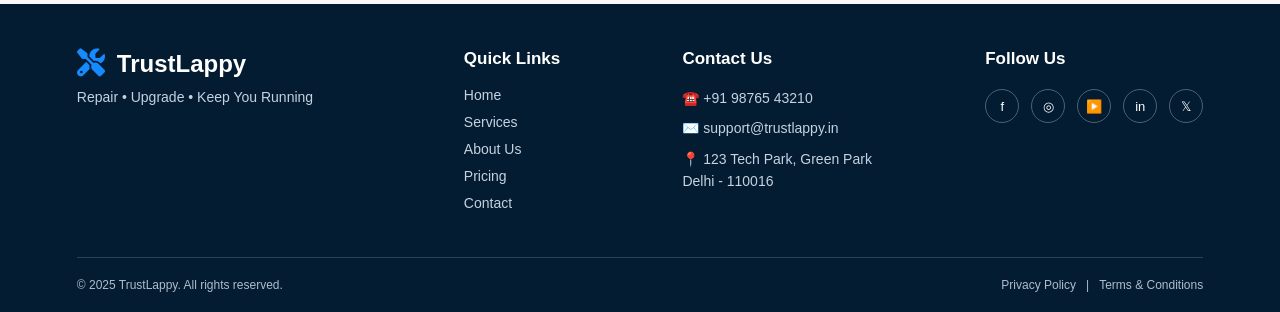
<file: blog-ssd-upgrade.html>
<!DOCTYPE html>
<html lang="en">

<head>
  <meta charset="UTF-8">
  <meta name="viewport" content="width=device-width, initial-scale=1.0">

  <title>HDD vs SSD: Is an Upgrade Worth It? | TrustLappy Blog</title>

  <link rel="stylesheet" href="./CSS/navbar.css">
  <link rel="stylesheet" href="./CSS/footer.css">
  <link rel="stylesheet" href="./CSS/blog.css">

  <link rel="stylesheet" href="https://cdnjs.cloudflare.com/ajax/libs/font-awesome/6.7.2/css/all.min.css">
</head>

<body>

  <div id="navbar"></div>


  <header class="blog-header">

    <span class="label">OUR BLOG</span>

    <h1>HDD vs SSD: Is an Upgrade Worth the Money?</h1>

    <div class="blog-meta">

      <span class="author">
        <span class="avatar">LF</span>
        TrustLappy Team
      </span>

      <span>
        <i class="fa-solid fa-calendar-days"></i>
        March 10, 2026
      </span>

      <span>
        <i class="fa-regular fa-clock"></i>
        6 min read
      </span>

    </div>

  </header>


  <article class="blog-article">

    <img class="hero-img" src="./images/blog/SSD.jpg" alt="SSD upgrade">


    <p>
      If your laptop takes minutes to boot, applications take a long time to open,
      and the system feels sluggish even when you are not running demanding programs,
      chances are it may still be using a traditional hard disk drive, commonly known
      as an HDD. While HDDs have been used in computers for many years, modern laptops
      increasingly use solid-state drives, or SSDs, because they provide significantly
      faster performance.
    </p>

    <p>
      An SSD does not use spinning disks or mechanical moving parts. Instead, it stores
      data using flash memory, which allows the computer to access files much faster.
      For many older laptops, replacing an HDD with an SSD can be one of the most
      noticeable upgrades you can make without replacing the entire machine. Here is
      what you should know before deciding whether an SSD upgrade is worth the money.
    </p>


    <h2>HDD vs SSD: Key Differences</h2>

    <ul>

      <li>
        <strong>Speed:</strong>
        SSDs are significantly faster than traditional HDDs. Windows can start more
        quickly, applications can open faster, and files can be accessed with less
        waiting. The exact improvement depends on the hardware and workload, but the
        difference is usually very noticeable.
      </li>

      <li>
        <strong>Durability:</strong>
        HDDs contain moving mechanical parts such as spinning platters and a read/write
        head. Because of these moving parts, they can be more vulnerable to physical
        shocks and vibrations. SSDs have no moving mechanical parts, making them better
        suited to laptops that are frequently moved around.
      </li>

      <li>
        <strong>Lifespan:</strong>
        Both HDDs and SSDs can provide years of reliable service when used properly.
        Modern SSDs are designed to handle many read and write operations, while HDDs
        can also last for a long time. However, any storage device can eventually fail,
        so keeping a backup of important files is always recommended.
      </li>

      <li>
        <strong>Price:</strong>
        HDDs generally provide more storage capacity for less money, especially when
        you need several terabytes. However, SSD prices have become much more affordable,
        making smaller and medium-capacity SSDs a practical choice for everyday laptop
        upgrades.
      </li>

      <li>
        <strong>Noise:</strong>
        Traditional HDDs can produce small mechanical sounds because their internal
        platters and moving components physically rotate. SSDs have no moving parts,
        so they operate silently.
      </li>

      <li>
        <strong>Power Consumption:</strong>
        SSDs generally consume less power than traditional mechanical HDDs. This can
        be useful in laptops because lower storage power consumption may help reduce
        battery usage during normal operation.
      </li>

    </ul>


    <h2>What a Real-World Upgrade Feels Like</h2>

    <p>
      One of the biggest advantages of upgrading from an HDD to an SSD is that the
      improvement is often noticeable immediately. Instead of waiting several minutes
      for Windows to become fully usable, the system can start much more quickly.
      Applications that previously took a long time to launch can also open noticeably
      faster.
    </p>

    <p>
      Everyday tasks such as opening folders, searching for files, starting browsers,
      loading documents, and switching between applications can feel much smoother.
      This is especially useful for older laptops that still have a capable processor
      but feel slow because of their mechanical hard drive.
    </p>

    <p>
      An SSD will not magically make every component in an old laptop faster. For
      example, a very old processor or insufficient RAM can still limit performance.
      However, if the HDD is the main bottleneck, replacing it with an SSD can make
      the computer feel significantly more responsive without requiring a complete
      laptop replacement.
    </p>


    <h2>How Much Storage Do You Need?</h2>

    <p>
      Choosing the right SSD capacity depends on how you use your laptop. For basic
      activities such as web browsing, office work, online classes, programming, and
      everyday applications, a 256GB SSD may be enough for some users. However, a
      512GB SSD provides more comfortable space for Windows, applications, documents,
      photos, and other everyday files.
    </p>

    <p>
      If you regularly work with large video files, games, high-resolution photos, or
      other large projects, you may want to consider a 1TB SSD or larger. Another
      option is to keep the operating system and frequently used applications on the
      SSD while storing large media files on an external storage device.
    </p>

    <p>
      Before buying an SSD, it is also important to check which type of storage your
      laptop supports. Some laptops use a 2.5-inch SATA drive, while newer laptops may
      use an M.2 NVMe SSD. The physical size, connector, and compatibility should be
      checked before purchasing an upgrade.
    </p>


    <h2>Should You Upgrade or Buy a New Laptop?</h2>

    <p>
      If your laptop is otherwise working properly and the main problem is slow storage,
      upgrading to an SSD can be a much more affordable option than purchasing a new
      computer. A laptop with an older processor can still become much more enjoyable
      to use after replacing a slow HDD.
    </p>

    <p>
      However, an SSD upgrade may not be enough if your laptop has multiple hardware
      problems, very limited RAM, a failing motherboard, a damaged display, or an
      outdated processor that cannot handle your everyday workload. In such cases,
      comparing the total repair and upgrade cost with the price of a newer laptop
      makes more sense.
    </p>

    <p>
      If you are unsure whether your laptop is suitable for an SSD upgrade, a technician
      can check the current hardware and recommend the most suitable storage option.
      This can help you avoid purchasing an incompatible drive or spending money on an
      upgrade that will not solve the actual performance problem.
    </p>


    <h2>What Happens to Your Existing Data?</h2>

    <p>
      Many users hesitate to replace their HDD because they are worried about losing
      Windows, applications, documents, photos, and other personal files. Fortunately,
      it is possible to clone the contents of an existing drive to a new SSD in many
      upgrade situations.
    </p>

    <p>
      Drive cloning creates a copy of the existing storage so that your operating system,
      applications, settings, and files can be transferred to the new drive. This means
      you may not need to manually reinstall everything from scratch. The exact process
      depends on the laptop, drive type, storage capacity, and condition of the existing
      drive.
    </p>

    <p>
      Before any cloning or hardware replacement process, important personal files
      should still be backed up. If the old HDD is already showing signs of failure,
      cloning may not always be successful, so professional assistance can help protect
      your data and determine the safest upgrade method.
    </p>


    <div class="tip-box">

      <p>
        <strong>Tip:</strong>
        If your laptop is still using an HDD and feels slow, an SSD upgrade can be one
        of the most effective ways to improve everyday performance. We can check your
        laptop's compatibility and clone your existing drive to the new SSD so you can
        keep your data, programs, and files without unnecessary re-installation work.
      </p>

      <p>
        Before purchasing an SSD, get your laptop checked to confirm the correct SSD
        type, storage capacity, and upgrade method. A professional installation can
        help ensure that your new drive is installed correctly and your existing data
        is handled safely.
      </p>

    </div>


    <div class="blog-share">

      <span>Share this post</span>

      <a href="#">
        <i class="fa-brands fa-facebook-f"></i>
      </a>

      <a href="#">
        <i class="fa-brands fa-x-twitter"></i>
      </a>

      <a href="#">
        <i class="fa-brands fa-whatsapp"></i>
      </a>

      <a href="#">
        <i class="fa-solid fa-link"></i>
      </a>

    </div>

  </article>


  <div class="blog-nav">

    <a href="./index.html#blog">
      <i class="fa-solid fa-arrow-left"></i>
      All Posts
    </a>

    <a href="#">
      Back to Top
      <i class="fa-solid fa-arrow-up"></i>
    </a>

  </div>


  <div id="footer"></div>


  <script src="./JS/load-nav.js"></script>
  <script src="./JS/load-footer.js"></script>

</body>

</html>
</file>
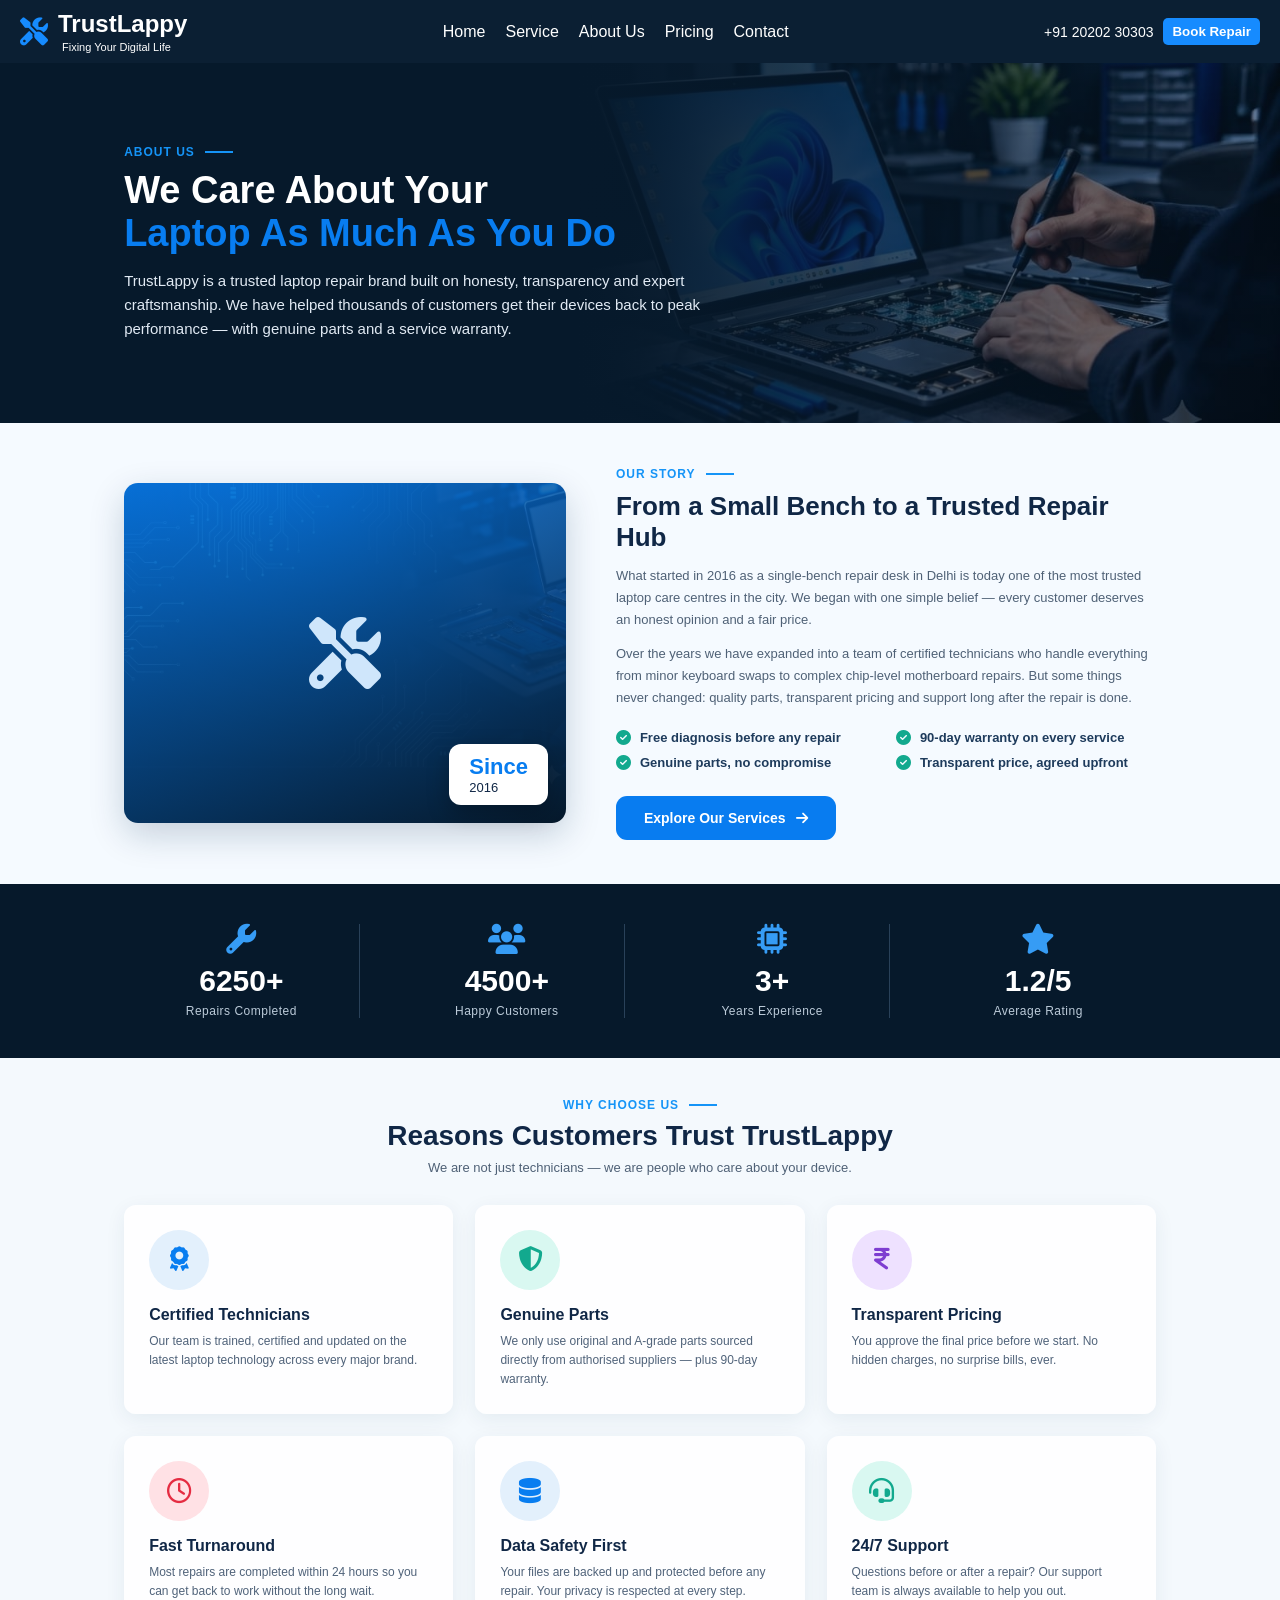
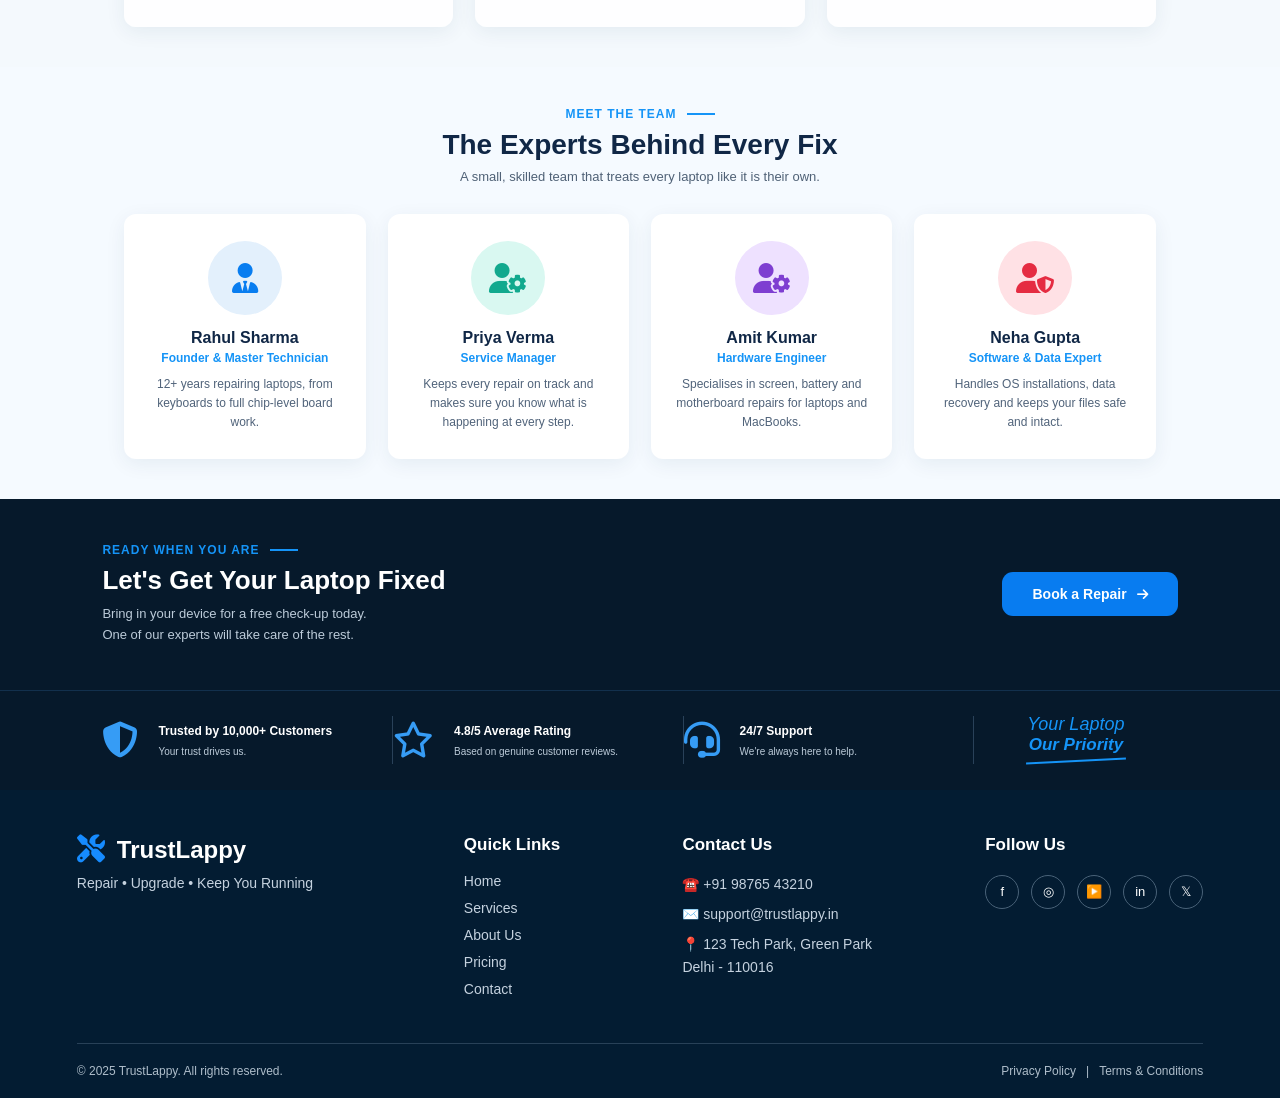
<file: PAGES/about.html>
<!DOCTYPE html>
<html lang="en">
<head>
  <meta charset="UTF-8">
  <meta name="viewport" content="width=device-width, initial-scale=1.0">

  <title>TrustLappy - About Us</title>

  <link rel="stylesheet" href="../CSS/about.css">
  <link rel="stylesheet" href="../CSS/navbar.css">
  <link rel="stylesheet" href="../CSS/footer.css">

  
  <link rel="stylesheet"
    href="https://cdnjs.cloudflare.com/ajax/libs/font-awesome/6.5.2/css/all.min.css">
</head>

<body>

  <div id="navbar"></div>

  <section class="hero">

    <div class="hero-content">

      <div class="small-title">
        ABOUT US
        <span></span>
      </div>

      <h1>
        We Care About Your
        <strong>Laptop As Much As You Do</strong>
      </h1>

      <p>
        TrustLappy is a trusted laptop repair brand built on honesty, transparency and
        expert craftsmanship. We have helped thousands of customers get their
        devices back to peak performance — with genuine parts and a service warranty.
      </p>

    </div>

  </section>


  <section class="story">

    <div class="story-image">
      <i class="fa-solid fa-screwdriver-wrench"></i>
      <span class="story-badge">
        <strong>Since</strong>
        2016
      </span>
    </div>

    <div class="story-text">

      <div class="small-title">
        OUR STORY
        <span></span>
      </div>

      <h2>From a Small Bench to a Trusted Repair Hub</h2>

      <p>
        What started in 2016 as a single-bench repair desk in Delhi is today one of
        the most trusted laptop care centres in the city. We began with one simple
        belief — every customer deserves an honest opinion and a fair price.
      </p>

      <p>
        Over the years we have expanded into a team of certified technicians who
        handle everything from minor keyboard swaps to complex chip-level
        motherboard repairs. But some things never changed: quality parts,
        transparent pricing and support long after the repair is done.
      </p>

      <div class="story-points">

        <div class="story-point">
          <i class="fa-solid fa-circle-check"></i>
          <span>Free diagnosis before any repair</span>
        </div>

        <div class="story-point">
          <i class="fa-solid fa-circle-check"></i>
          <span>90-day warranty on every service</span>
        </div>

        <div class="story-point">
          <i class="fa-solid fa-circle-check"></i>
          <span>Genuine parts, no compromise</span>
        </div>

        <div class="story-point">
          <i class="fa-solid fa-circle-check"></i>
          <span>Transparent price, agreed upfront</span>
        </div>

      </div>

      <a class="story-btn" href="./services.html">
        Explore Our Services <i class="fa-solid fa-arrow-right"></i>
      </a>

    </div>

  </section>


  
  <section class="stats">

    <div class="stat-item">
      <i class="fa-solid fa-wrench"></i>
      <h3><span class="count" data-target="25000">0</span>+</h3>
      <p>Repairs Completed</p>
    </div>

    <div class="stat-item">
      <i class="fa-solid fa-users"></i>
      <h3><span class="count" data-target="18000">0</span>+</h3>
      <p>Happy Customers</p>
    </div>

    <div class="stat-item">
      <i class="fa-solid fa-microchip"></i>
      <h3><span class="count" data-target="10">0</span>+</h3>
      <p>Years Experience</p>
    </div>

    <div class="stat-item">
      <i class="fa-solid fa-star"></i>
      <h3><span class="count" data-target="4.8" data-decimal="1">0</span>/5</h3>
      <p>Average Rating</p>
    </div>

  </section>


  
  <section class="why-us">

    <div class="section-heading">

      <div class="small-title">
        WHY CHOOSE US
        <span></span>
      </div>

      <h2>Reasons Customers Trust TrustLappy</h2>

      <p>We are not just technicians — we are people who care about your device.</p>

    </div>

    <div class="why-grid">

      <article class="why-card">
        <div class="why-icon icon basic">
          <i class="fa-solid fa-award"></i>
        </div>
        <h3>Certified Technicians</h3>
        <p>Our team is trained, certified and updated on the latest laptop technology across every major brand.</p>
      </article>

      <article class="why-card">
        <div class="why-icon icon standard">
          <i class="fa-solid fa-shield-halved"></i>
        </div>
        <h3>Genuine Parts</h3>
        <p>We only use original and A-grade parts sourced directly from authorised suppliers — plus 90-day warranty.</p>
      </article>

      <article class="why-card">
        <div class="why-icon icon premium">
          <i class="fa-solid fa-indian-rupee-sign"></i>
        </div>
        <h3>Transparent Pricing</h3>
        <p>You approve the final price before we start. No hidden charges, no surprise bills, ever.</p>
      </article>

      <article class="why-card">
        <div class="why-icon icon enterprise">
          <i class="fa-regular fa-clock"></i>
        </div>
        <h3>Fast Turnaround</h3>
        <p>Most repairs are completed within 24 hours so you can get back to work without the long wait.</p>
      </article>

      <article class="why-card">
        <div class="why-icon icon basic">
          <i class="fa-solid fa-database"></i>
        </div>
        <h3>Data Safety First</h3>
        <p>Your files are backed up and protected before any repair. Your privacy is respected at every step.</p>
      </article>

      <article class="why-card">
        <div class="why-icon icon standard">
          <i class="fa-solid fa-headset"></i>
        </div>
        <h3>24/7 Support</h3>
        <p>Questions before or after a repair? Our support team is always available to help you out.</p>
      </article>

    </div>

  </section>


  
  <section class="team">

    <div class="section-heading">

      <div class="small-title">
        MEET THE TEAM
        <span></span>
      </div>

      <h2>The Experts Behind Every Fix</h2>

      <p>A small, skilled team that treats every laptop like it is their own.</p>

    </div>

    <div class="team-grid">

      <article class="team-card">
        <div class="team-avatar basic">
          <i class="fa-solid fa-user-tie"></i>
        </div>
        <h3>Rahul Sharma</h3>
        <span>Founder & Master Technician</span>
        <p>12+ years repairing laptops, from keyboards to full chip-level board work.</p>
      </article>

      <article class="team-card">
        <div class="team-avatar standard">
          <i class="fa-solid fa-user-gear"></i>
        </div>
        <h3>Priya Verma</h3>
        <span>Service Manager</span>
        <p>Keeps every repair on track and makes sure you know what is happening at every step.</p>
      </article>

      <article class="team-card">
        <div class="team-avatar premium">
          <i class="fa-solid fa-user-cog"></i>
        </div>
        <h3>Amit Kumar</h3>
        <span>Hardware Engineer</span>
        <p>Specialises in screen, battery and motherboard repairs for laptops and MacBooks.</p>
      </article>

      <article class="team-card">
        <div class="team-avatar enterprise">
          <i class="fa-solid fa-user-shield"></i>
        </div>
        <h3>Neha Gupta</h3>
        <span>Software & Data Expert</span>
        <p>Handles OS installations, data recovery and keeps your files safe and intact.</p>
      </article>

    </div>

  </section>


  
  <section class="cta">

    <div class="cta-text">
      <div class="small-title">
        READY WHEN YOU ARE
        <span></span>
      </div>

      <h2>Let's Get Your Laptop Fixed</h2>

      <p>
        Bring in your device for a free check-up today.<br>
        One of our experts will take care of the rest.
      </p>
    </div>

    <a class="cta-btn" href="./contact.html">
      Book a Repair <i class="fa-solid fa-arrow-right"></i>
    </a>

  </section>


  
  <section class="trust-bar">

    <div class="trust-item">
      <i class="fa-solid fa-shield-halved"></i>
      <div>
        <h4>Trusted by 10,000+ Customers</h4>
        <p>Your trust drives us.</p>
      </div>
    </div>

    <div class="trust-item">
      <i class="fa-regular fa-star"></i>
      <div>
        <h4>4.8/5 Average Rating</h4>
        <p>Based on genuine customer reviews.</p>
      </div>
    </div>

    <div class="trust-item">
      <i class="fa-solid fa-headset"></i>
      <div>
        <h4>24/7 Support</h4>
        <p>We're always here to help.</p>
      </div>
    </div>

    <div class="priority">
      <span>Your Laptop</span>
      <strong>Our Priority</strong>
      <div></div>
    </div>

  </section>

  <div id="footer"></div>

  <script src="../JS/load-nav.js"></script>
  <script src="../JS/load-footer.js"></script>

  <script>
    const counters = document.querySelectorAll(".count");
    const speed = 120;

    const animate = (el) => {
      if (el.dataset.done) return;
      el.dataset.done = true;

      const target = parseFloat(el.dataset.target);
      const decimals = el.dataset.decimal ? parseInt(el.dataset.decimal) : 0;

      let value = 0;
      const step = target / speed;

      const tick = () => {
        value += step;
        if (value < target) {
          el.textContent = value.toFixed(decimals);
          requestAnimationFrame(tick);
        } else {
          el.textContent = target.toFixed(decimals);
        }
      };
      tick();
    };

    const observer = new IntersectionObserver((entries) => {
      entries.forEach((entry) => {
        if (entry.isIntersecting) animate(entry.target);
      });
    }, { threshold: 0.5 });

    counters.forEach((el) => observer.observe(el));
  </script>

</body>
</html>
</file>
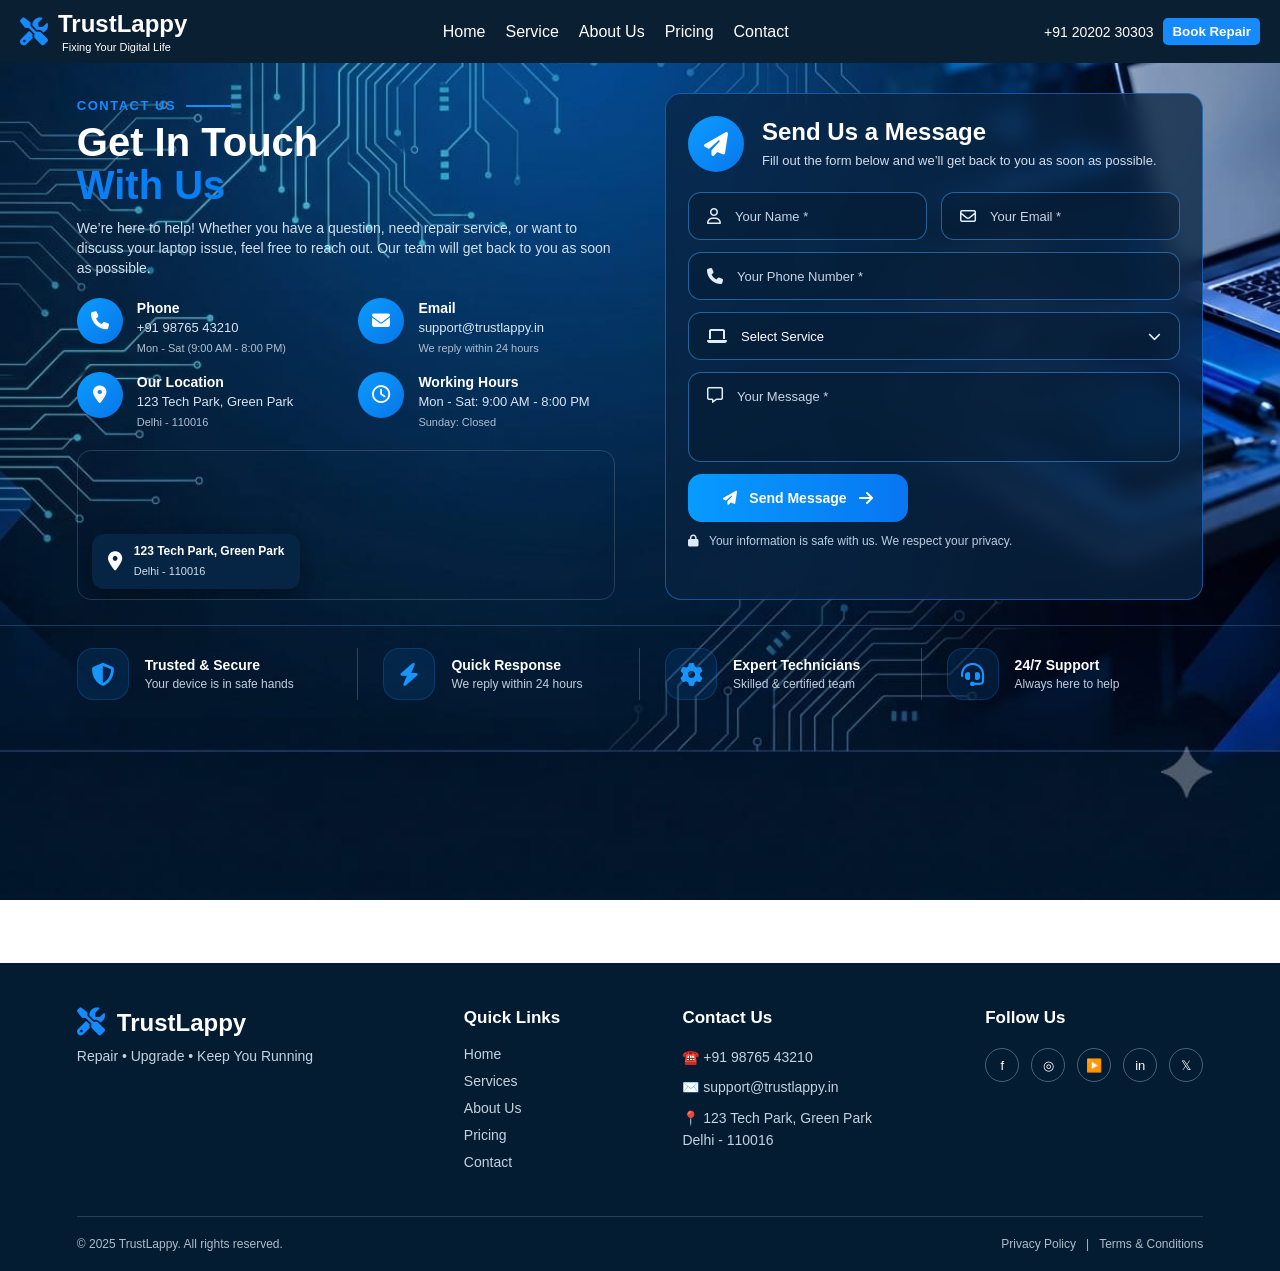
<file: PAGES/contact.html>
<!DOCTYPE html>
<html lang="en">

<head>
    <meta charset="UTF-8">
    <meta name="viewport" content="width=device-width, initial-scale=1.0">

    <title>Contact Us</title>

    <link rel="stylesheet" href="../CSS/contact.css">
    <link rel="stylesheet" href="../CSS/navbar.css">
    <link rel="stylesheet" href="../CSS/footer.css">

    
    <link rel="stylesheet"
        href="https://cdnjs.cloudflare.com/ajax/libs/font-awesome/6.5.2/css/all.min.css">
</head>

<body>

    <div id="navbar"></div>

    <section class="contact-section">

        <div class="contact-container">

            
            <div class="contact-left">

                <div class="small-title">
                    <span>CONTACT US</span>
                    <div></div>
                </div>

                <h1>
                    Get In Touch
                    <span>With Us</span>
                </h1>

                <p class="description">
                    We’re here to help! Whether you have a question, need
                    repair service, or want to discuss your laptop issue,
                    feel free to reach out. Our team will get back to you as soon
                    as possible.
                </p>

                <div class="contact-info">

                    
                    <div class="info-item">
                        <div class="info-icon">
                            <i class="fa-solid fa-phone"></i>
                        </div>

                        <div>
                            <h3>Phone</h3>
                            <p>+91 98765 43210</p>
                            <small>Mon - Sat (9:00 AM - 8:00 PM)</small>
                        </div>
                    </div>

                    
                    <div class="info-item">
                        <div class="info-icon">
                            <i class="fa-solid fa-envelope"></i>
                        </div>

                        <div>
                            <h3>Email</h3>
                            <p>support@trustlappy.in</p>
                            <small>We reply within 24 hours</small>
                        </div>
                    </div>

                    
                    <div class="info-item">
                        <div class="info-icon">
                            <i class="fa-solid fa-location-dot"></i>
                        </div>

                        <div>
                            <h3>Our Location</h3>
                            <p>123 Tech Park, Green Park</p>
                            <small>Delhi - 110016</small>
                        </div>
                    </div>

                    
                    <div class="info-item">
                        <div class="info-icon">
                            <i class="fa-regular fa-clock"></i>
                        </div>

                        <div>
                            <h3>Working Hours</h3>
                            <p>Mon - Sat: 9:00 AM - 8:00 PM</p>
                            <small>Sunday: Closed</small>
                        </div>
                    </div>

                </div>

                
                <div class="map-box">

                    <iframe
                        src="https://www.google.com/maps?q=Green+Park,+New+Delhi,+Delhi+110016&z=14&output=embed"
                        style="border: 0"
                        allowfullscreen=""
                        loading="lazy"
                        referrerpolicy="no-referrer-when-downgrade"
                        title="Location Map"></iframe>

                    <a class="map-location" href="https://www.google.com/maps?q=Green+Park,+New+Delhi,+Delhi+110016" target="_blank">
                        <i class="fa-solid fa-location-dot"></i>

                        <div>
                            <strong>123 Tech Park, Green Park</strong>
                            <span>Delhi - 110016</span>
                        </div>
                    </a>

                </div>

            </div>


            
            <div class="contact-form-box">

                <div class="form-heading">

                    <div class="telegram-icon">
                        <i class="fa-solid fa-paper-plane"></i>
                    </div>

                    <div>
                        <h2>Send Us a Message</h2>

                        <p>
                            Fill out the form below and we’ll get back to you
                            as soon as possible.
                        </p>
                    </div>

                </div>


                <form>

                    <div class="input-row">

                        <div class="input-box">
                            <i class="fa-regular fa-user"></i>
                            <input type="text" placeholder="Your Name *">
                        </div>

                        <div class="input-box">
                            <i class="fa-regular fa-envelope"></i>
                            <input type="email" placeholder="Your Email *">
                        </div>

                    </div>


                    <div class="input-box">
                        <i class="fa-solid fa-phone"></i>
                        <input type="text" placeholder="Your Phone Number *">
                    </div>


                    <div class="input-box select-box">

                        <i class="fa-solid fa-laptop"></i>

                        <select>
                            <option value="">Select Service</option>
                            <option>Laptop Repair</option>
                            <option>Screen Replacement</option>
                            <option>Keyboard Replacement</option>
                            <option>Battery Replacement</option>
                            <option>Software Installation</option>
                        </select>

                        <i class="fa-solid fa-chevron-down arrow"></i>

                    </div>


                    <div class="textarea-box">

                        <i class="fa-regular fa-message"></i>

                        <textarea placeholder="Your Message *"></textarea>

                    </div>


                    <button type="submit">
                        <i class="fa-solid fa-paper-plane"></i>
                        Send Message
                        <i class="fa-solid fa-arrow-right"></i>
                    </button>


                    <div class="privacy">
                        <i class="fa-solid fa-lock"></i>
                        <span>
                            Your information is safe with us. We respect your privacy.
                        </span>
                    </div>

                </form>

            </div>

        </div>


        
        <div class="features">

            <div class="feature">

                <div class="feature-icon">
                    <i class="fa-solid fa-shield-halved"></i>
                </div>

                <div>
                    <h3>Trusted & Secure</h3>
                    <p>Your device is in safe hands</p>
                </div>

            </div>


            <div class="feature">

                <div class="feature-icon">
                    <i class="fa-solid fa-bolt"></i>
                </div>

                <div>
                    <h3>Quick Response</h3>
                    <p>We reply within 24 hours</p>
                </div>

            </div>


            <div class="feature">

                <div class="feature-icon">
                    <i class="fa-solid fa-gear"></i>
                </div>

                <div>
                    <h3>Expert Technicians</h3>
                    <p>Skilled & certified team</p>
                </div>

            </div>


            <div class="feature">

                <div class="feature-icon">
                    <i class="fa-solid fa-headset"></i>
                </div>

                <div>
                    <h3>24/7 Support</h3>
                    <p>Always here to help</p>
                </div>

            </div>

        </div>

    </section>

    <div id="footer"></div>

    <script src="../JS/load-nav.js"></script>
    <script src="../JS/load-footer.js"></script>

</body>

</html>
</file>
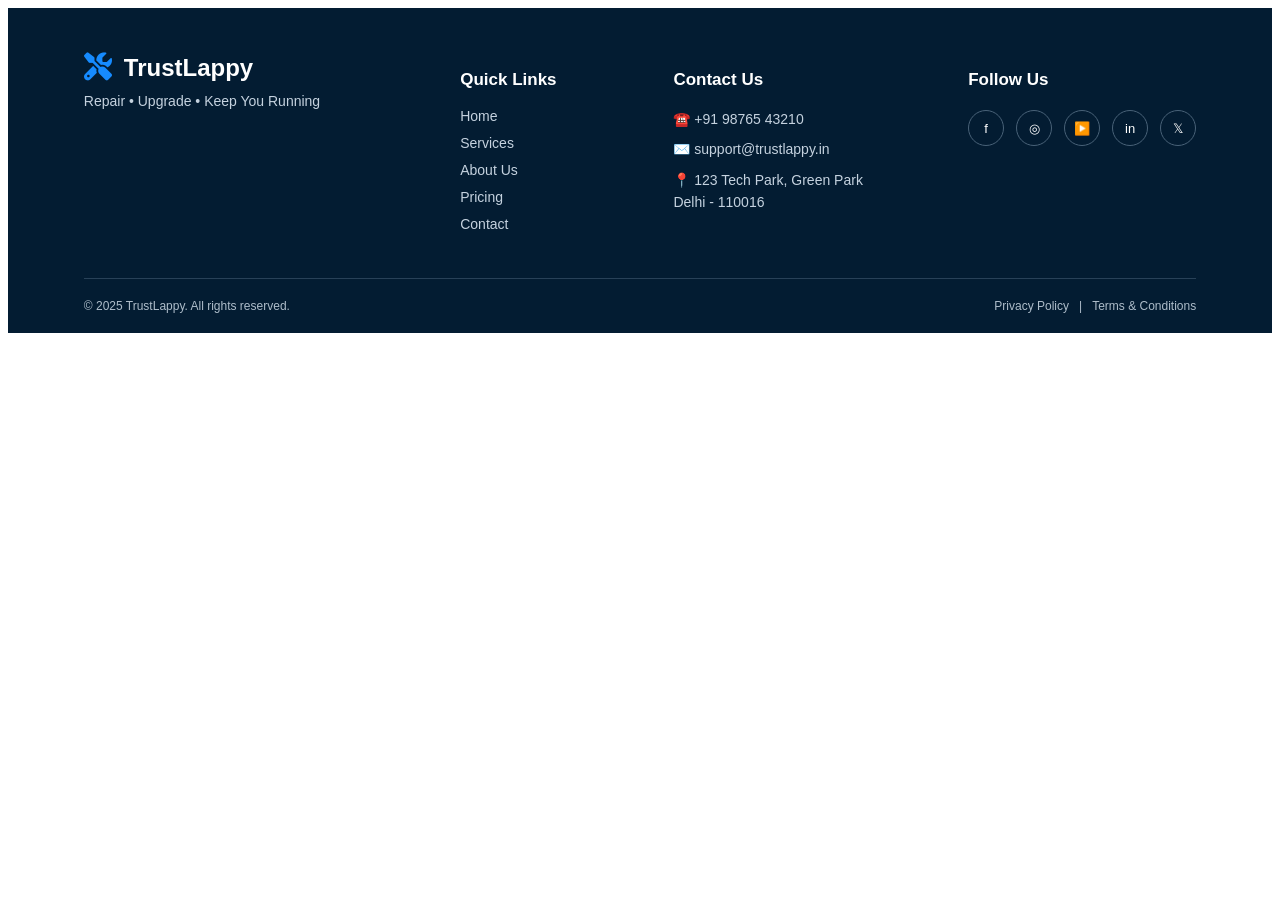
<file: PAGES/footer.html>
<!DOCTYPE html>
<html lang="en">

<head>
  <meta charset="UTF-8">
  <meta name="viewport" content="width=device-width, initial-scale=1.0">
  <title>Document</title>
  <link rel="stylesheet" href="../CSS/footer.css">
  <link rel="stylesheet" href="https://cdnjs.cloudflare.com/ajax/libs/font-awesome/6.7.2/css/all.min.css" />
</head>

<body>
  <footer class="footer">
    <div class="footer-container">

      
      <div class="footer-brand">
        <div class="footer-logo">
          <span class="nav-logo"><i class="fa-solid fa-screwdriver-wrench"></i></span>
          <span>TrustLappy</span>
        </div>

        <p>Repair • Upgrade • Keep You Running</p>
      </div>

      
      <div class="footer-column">
        <h3>Quick Links</h3>

        <a href="#">Home</a>
        <a href="./PAGES/services.html">Services</a>
        <a href="./PAGES/about.html">About Us</a>
        <a href="./PAGES/pricing.html">Pricing</a>
        <a href="#">Contact</a>
      </div>

      
      <div class="footer-column">
        <h3>Contact Us</h3>

        <p>☎️ +91 98765 43210</p>
        <p>✉️ support@trustlappy.in</p>
        <p>📍 123 Tech Park, Green Park<br>Delhi - 110016</p>
      </div>

      
      <div class="footer-column social">
        <h3>Follow Us</h3>

        <div class="social-icons">
          <a href="#">f</a>
          <a href="#">◎</a>
          <a href="#">▶️</a>
          <a href="#">in</a>
          <a href="#">𝕏</a>
        </div>
      </div>

    </div>

    
    <div class="footer-bottom">
      <p>© 2025 TrustLappy. All rights reserved.</p>

      <div>
        <a href="#">Privacy Policy</a>
        <span>|</span>
        <a href="#">Terms & Conditions</a>
      </div>
    </div>
  </footer>
</body>

</html>
</file>
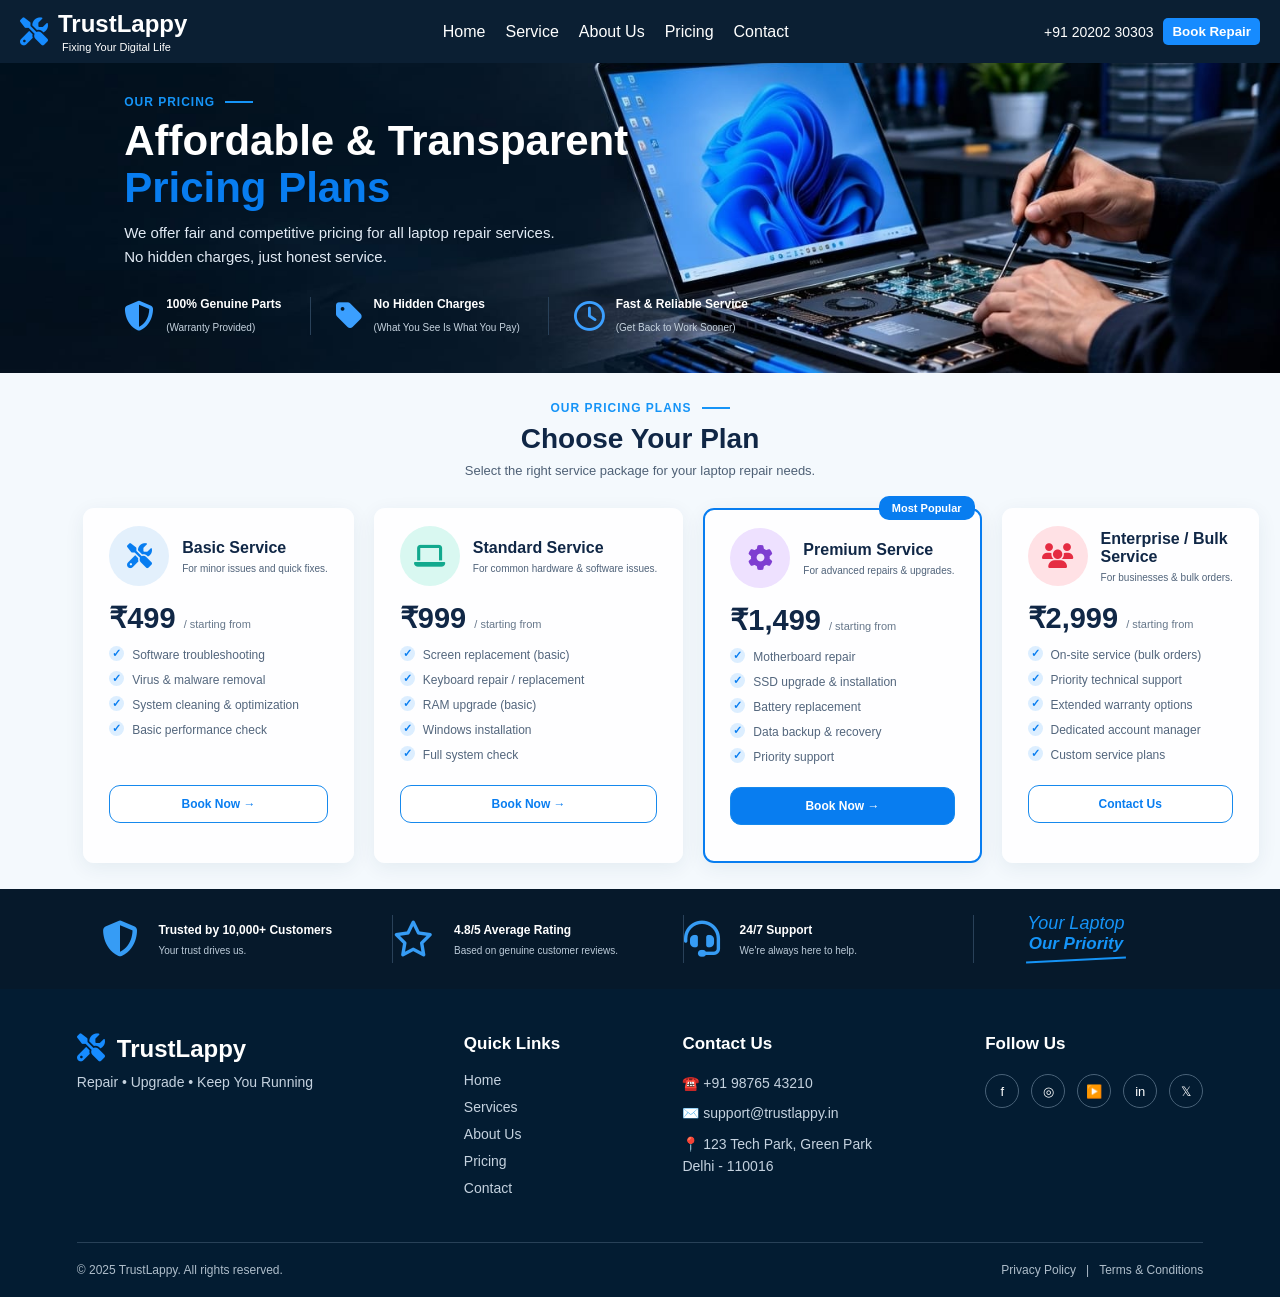
<file: PAGES/pricing.html>
<!DOCTYPE html>
<html lang="en">
<head>
  <meta charset="UTF-8">
  <meta name="viewport" content="width=device-width, initial-scale=1.0">

  <title>TrustLappy - Pricing</title>

  <link rel="stylesheet" href="../CSS/pricing.css">
  <link rel="stylesheet" href="../CSS/navbar.css">
  <link rel="stylesheet" href="../CSS/footer.css">

  
  <link rel="stylesheet"
    href="https://cdnjs.cloudflare.com/ajax/libs/font-awesome/6.5.2/css/all.min.css">
</head>

<body>

  <div id="navbar"></div>

  
  <section class="hero">

    <div class="hero-content">

      <div class="small-title">
        OUR PRICING
        <span></span>
      </div>

      <h1>
        Affordable & Transparent
        <strong>Pricing Plans</strong>
      </h1>

      <p>
        We offer fair and competitive pricing for all laptop repair services.<br>
        No hidden charges, just honest service.
      </p>

      <div class="features">

        <div class="hero-feature">
          <i class="fa-solid fa-shield-halved"></i>
          <div>
            <h4>100% Genuine Parts</h4>
            <span>(Warranty Provided)</span>
          </div>
        </div>

        <div class="hero-feature">
          <i class="fa-solid fa-tag"></i>
          <div>
            <h4>No Hidden Charges</h4>
            <span>(What You See Is What You Pay)</span>
          </div>
        </div>

        <div class="hero-feature">
          <i class="fa-regular fa-clock"></i>
          <div>
            <h4>Fast & Reliable Service</h4>
            <span>(Get Back to Work Sooner)</span>
          </div>
        </div>

      </div>

    </div>

  </section>


  
  <section class="pricing">

    <div class="section-heading">

      <div class="small-title">
        OUR PRICING PLANS
        <span></span>
      </div>

      <h2>Choose Your Plan</h2>

      <p>
        Select the right service package for your laptop repair needs.
      </p>

    </div>


    <div class="pricing-container">

      
      <div class="price-card">

        <div class="card-title">
          <div class="icon basic">
            <i class="fa-solid fa-screwdriver-wrench"></i>
          </div>

          <div>
            <h3>Basic Service</h3>
            <p>For minor issues and quick fixes.</p>
          </div>
        </div>

        <div class="price">
          ₹499
          <span>/ starting from</span>
        </div>

        <ul>
          <li>Software troubleshooting</li>
          <li>Virus & malware removal</li>
          <li>System cleaning & optimization</li>
          <li>Basic performance check</li>
        </ul>

        <button class="card-btn">
          Book Now →
        </button>

      </div>


      
      <div class="price-card">

        <div class="card-title">
          <div class="icon standard">
            <i class="fa-solid fa-laptop"></i>
          </div>

          <div>
            <h3>Standard Service</h3>
            <p>For common hardware & software issues.</p>
          </div>
        </div>

        <div class="price">
          ₹999
          <span>/ starting from</span>
        </div>

        <ul>
          <li>Screen replacement (basic)</li>
          <li>Keyboard repair / replacement</li>
          <li>RAM upgrade (basic)</li>
          <li>Windows installation</li>
          <li>Full system check</li>
        </ul>

        <button class="card-btn">
          Book Now →
        </button>

      </div>


      
      <div class="price-card popular">

        <div class="popular-label">
          Most Popular
        </div>

        <div class="card-title">
          <div class="icon premium">
            <i class="fa-solid fa-gear"></i>
          </div>

          <div>
            <h3>Premium Service</h3>
            <p>For advanced repairs & upgrades.</p>
          </div>
        </div>

        <div class="price">
          ₹1,499
          <span>/ starting from</span>
        </div>

        <ul>
          <li>Motherboard repair</li>
          <li>SSD upgrade & installation</li>
          <li>Battery replacement</li>
          <li>Data backup & recovery</li>
          <li>Priority support</li>
        </ul>

        <button class="card-btn primary">
          Book Now →
        </button>

      </div>


      
      <div class="price-card">

        <div class="card-title">
          <div class="icon enterprise">
            <i class="fa-solid fa-users"></i>
          </div>

          <div>
            <h3>Enterprise / Bulk Service</h3>
            <p>For businesses & bulk orders.</p>
          </div>
        </div>

        <div class="price">
          ₹2,999
          <span>/ starting from</span>
        </div>

        <ul>
          <li>On-site service (bulk orders)</li>
          <li>Priority technical support</li>
          <li>Extended warranty options</li>
          <li>Dedicated account manager</li>
          <li>Custom service plans</li>
        </ul>

        <button class="card-btn">
          Contact Us
        </button>

      </div>

    </div>

  </section>


  
  <section class="trust-bar">

    <div class="trust-item">
      <i class="fa-solid fa-shield-halved"></i>

      <div>
        <h4>Trusted by 10,000+ Customers</h4>
        <p>Your trust drives us.</p>
      </div>
    </div>


    <div class="trust-item">
      <i class="fa-regular fa-star"></i>

      <div>
        <h4>4.8/5 Average Rating</h4>
        <p>Based on genuine customer reviews.</p>
      </div>
    </div>


    <div class="trust-item">
      <i class="fa-solid fa-headset"></i>

      <div>
        <h4>24/7 Support</h4>
        <p>We're always here to help.</p>
      </div>
    </div>


    <div class="priority">
      <span>Your Laptop</span>
      <strong>Our Priority</strong>
      <div></div>
    </div>

  </section>

  <div id="footer"></div>

  <script src="../JS/load-nav.js"></script>
  <script src="../JS/load-footer.js"></script>

</body>
</html>
</file>
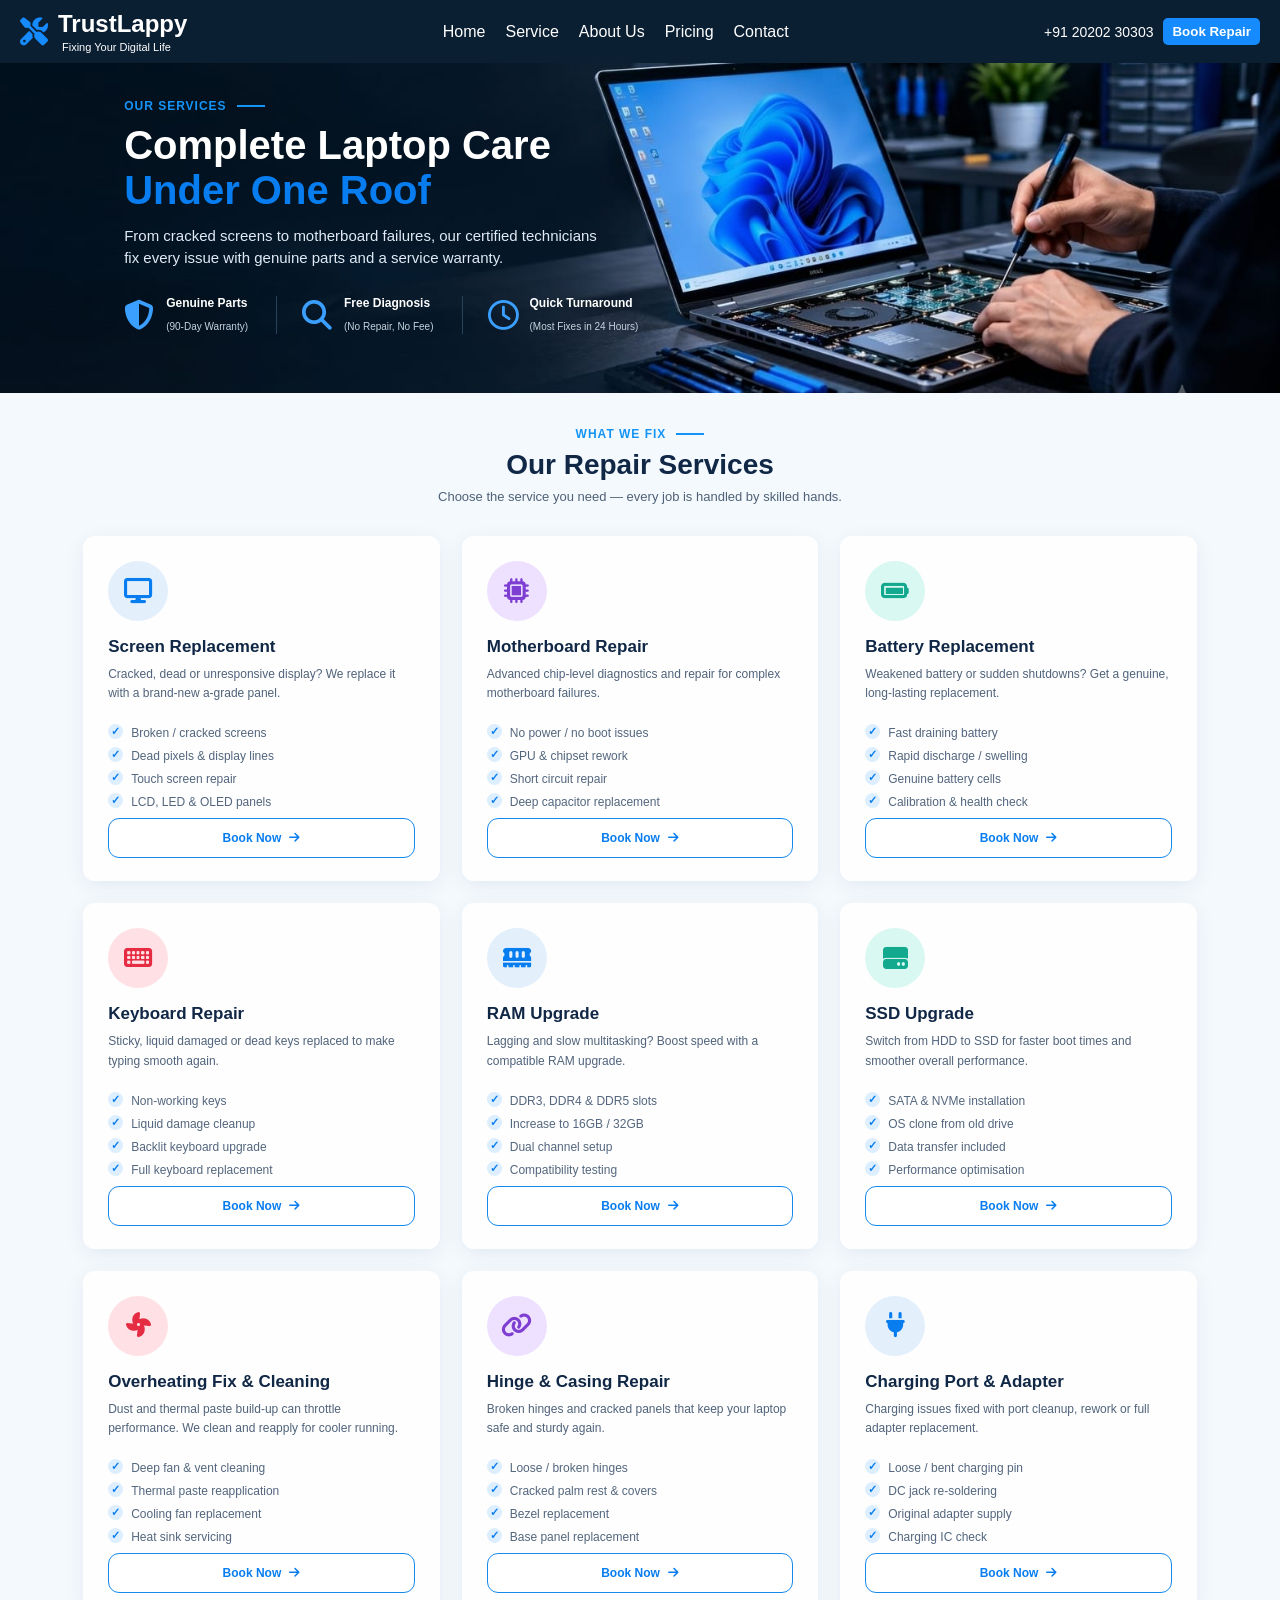
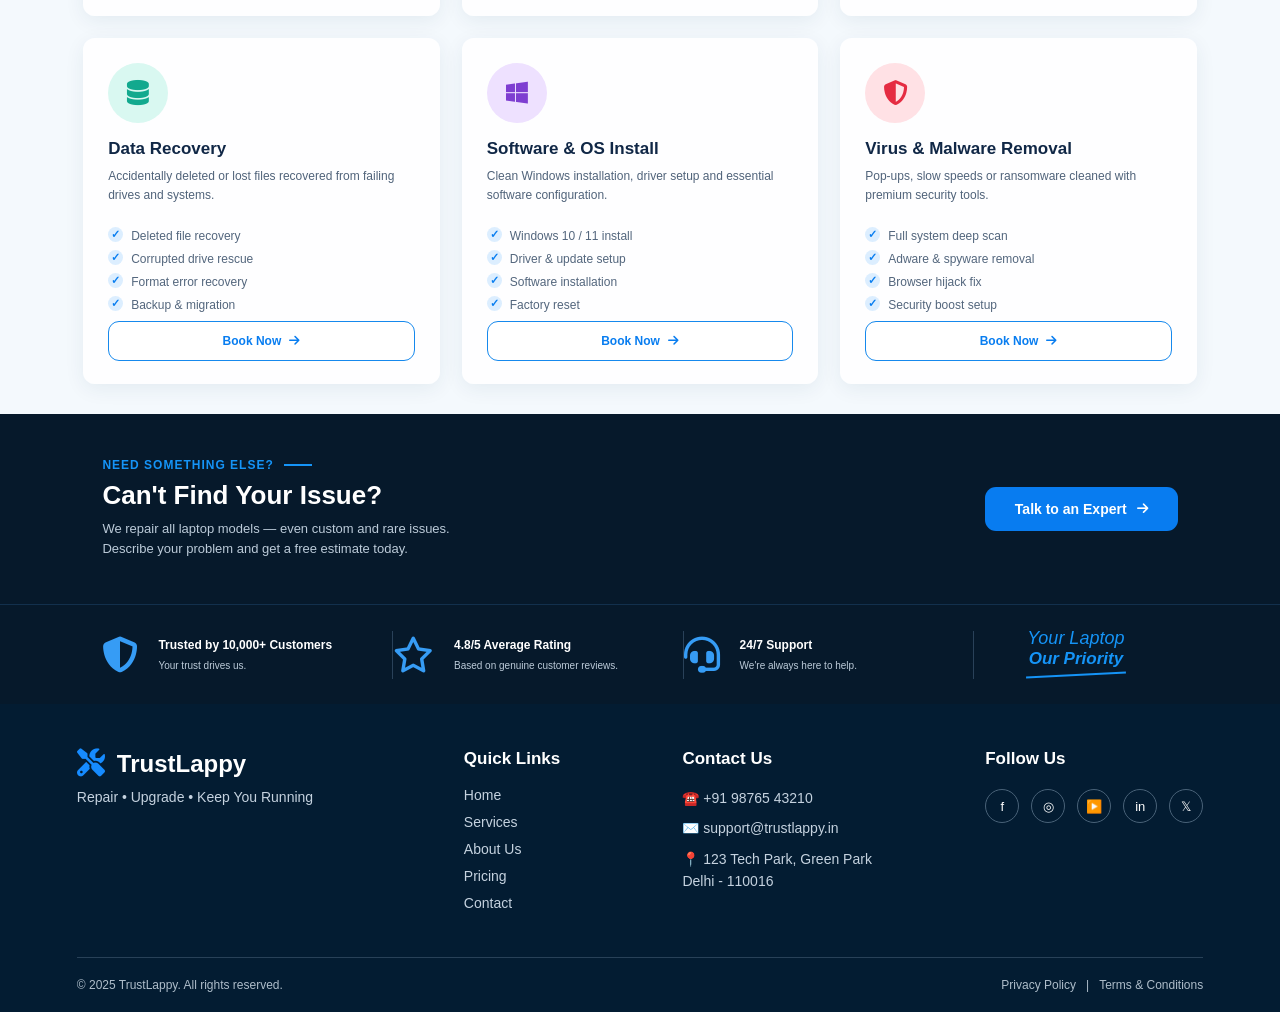
<file: PAGES/services.html>
<!DOCTYPE html>
<html lang="en">
<head>
  <meta charset="UTF-8">
  <meta name="viewport" content="width=device-width, initial-scale=1.0">

  <title>TrustLappy - Services</title>

  <link rel="stylesheet" href="../CSS/services.css">
  <link rel="stylesheet" href="../CSS/navbar.css">
  <link rel="stylesheet" href="../CSS/footer.css">

  
  <link rel="stylesheet"
    href="https://cdnjs.cloudflare.com/ajax/libs/font-awesome/6.5.2/css/all.min.css">
</head>

<body>

  <div id="navbar"></div>

  
  <section class="hero">

    <div class="hero-content">

      <div class="small-title">
        OUR SERVICES
        <span></span>
      </div>

      <h1>
        Complete Laptop Care
        <strong>Under One Roof</strong>
      </h1>

      <p>
        From cracked screens to motherboard failures, our certified technicians<br>
        fix every issue with genuine parts and a service warranty.
      </p>

      <div class="features">

        <div class="hero-feature">
          <i class="fa-solid fa-shield-halved"></i>
          <div>
            <h4>Genuine Parts</h4>
            <span>(90-Day Warranty)</span>
          </div>
        </div>

        <div class="hero-feature">
          <i class="fa-solid fa-magnifying-glass"></i>
          <div>
            <h4>Free Diagnosis</h4>
            <span>(No Repair, No Fee)</span>
          </div>
        </div>

        <div class="hero-feature">
          <i class="fa-regular fa-clock"></i>
          <div>
            <h4>Quick Turnaround</h4>
            <span>(Most Fixes in 24 Hours)</span>
          </div>
        </div>

      </div>

    </div>

  </section>


  
  <section class="services">

    <div class="section-heading">

      <div class="small-title">
        WHAT WE FIX
        <span></span>
      </div>

      <h2>Our Repair Services</h2>

      <p>
        Choose the service you need — every job is handled by skilled hands.
      </p>

    </div>

    <div class="services-grid">

      
      <article class="service-card">
        <div class="service-icon icon basic">
          <i class="fa-solid fa-display"></i>
        </div>
        <h3>Screen Replacement</h3>
        <p>Cracked, dead or unresponsive display? We replace it with a brand-new a-grade panel.</p>
        <ul>
          <li>Broken / cracked screens</li>
          <li>Dead pixels & display lines</li>
          <li>Touch screen repair</li>
          <li>LCD, LED & OLED panels</li>
        </ul>
        <a class="service-btn" href="./contact.html">
          Book Now <i class="fa-solid fa-arrow-right"></i>
        </a>
      </article>

      
      <article class="service-card">
        <div class="service-icon icon premium">
          <i class="fa-solid fa-microchip"></i>
        </div>
        <h3>Motherboard Repair</h3>
        <p>Advanced chip-level diagnostics and repair for complex motherboard failures.</p>
        <ul>
          <li>No power / no boot issues</li>
          <li>GPU & chipset rework</li>
          <li>Short circuit repair</li>
          <li>Deep capacitor replacement</li>
        </ul>
        <a class="service-btn" href="./contact.html">
          Book Now <i class="fa-solid fa-arrow-right"></i>
        </a>
      </article>

      
      <article class="service-card">
        <div class="service-icon icon standard">
          <i class="fa-solid fa-battery-full"></i>
        </div>
        <h3>Battery Replacement</h3>
        <p>Weakened battery or sudden shutdowns? Get a genuine, long-lasting replacement.</p>
        <ul>
          <li>Fast draining battery</li>
          <li>Rapid discharge / swelling</li>
          <li>Genuine battery cells</li>
          <li>Calibration & health check</li>
        </ul>
        <a class="service-btn" href="./contact.html">
          Book Now <i class="fa-solid fa-arrow-right"></i>
        </a>
      </article>

      
      <article class="service-card">
        <div class="service-icon icon enterprise">
          <i class="fa-solid fa-keyboard"></i>
        </div>
        <h3>Keyboard Repair</h3>
        <p>Sticky, liquid damaged or dead keys replaced to make typing smooth again.</p>
        <ul>
          <li>Non-working keys</li>
          <li>Liquid damage cleanup</li>
          <li>Backlit keyboard upgrade</li>
          <li>Full keyboard replacement</li>
        </ul>
        <a class="service-btn" href="./contact.html">
          Book Now <i class="fa-solid fa-arrow-right"></i>
        </a>
      </article>

      
      <article class="service-card">
        <div class="service-icon icon basic">
          <i class="fa-solid fa-memory"></i>
        </div>
        <h3>RAM Upgrade</h3>
        <p>Lagging and slow multitasking? Boost speed with a compatible RAM upgrade.</p>
        <ul>
          <li>DDR3, DDR4 & DDR5 slots</li>
          <li>Increase to 16GB / 32GB</li>
          <li>Dual channel setup</li>
          <li>Compatibility testing</li>
        </ul>
        <a class="service-btn" href="./contact.html">
          Book Now <i class="fa-solid fa-arrow-right"></i>
        </a>
      </article>

      
      <article class="service-card">
        <div class="service-icon icon standard">
          <i class="fa-solid fa-hard-drive"></i>
        </div>
        <h3>SSD Upgrade</h3>
        <p>Switch from HDD to SSD for faster boot times and smoother overall performance.</p>
        <ul>
          <li>SATA & NVMe installation</li>
          <li>OS clone from old drive</li>
          <li>Data transfer included</li>
          <li>Performance optimisation</li>
        </ul>
        <a class="service-btn" href="./contact.html">
          Book Now <i class="fa-solid fa-arrow-right"></i>
        </a>
      </article>

      
      <article class="service-card">
        <div class="service-icon icon enterprise">
          <i class="fa-solid fa-fan"></i>
        </div>
        <h3>Overheating Fix & Cleaning</h3>
        <p>Dust and thermal paste build-up can throttle performance. We clean and reapply for cooler running.</p>
        <ul>
          <li>Deep fan & vent cleaning</li>
          <li>Thermal paste reapplication</li>
          <li>Cooling fan replacement</li>
          <li>Heat sink servicing</li>
        </ul>
        <a class="service-btn" href="./contact.html">
          Book Now <i class="fa-solid fa-arrow-right"></i>
        </a>
      </article>

      
      <article class="service-card">
        <div class="service-icon icon premium">
          <i class="fa-solid fa-link"></i>
        </div>
        <h3>Hinge & Casing Repair</h3>
        <p>Broken hinges and cracked panels that keep your laptop safe and sturdy again.</p>
        <ul>
          <li>Loose / broken hinges</li>
          <li>Cracked palm rest & covers</li>
          <li>Bezel replacement</li>
          <li>Base panel replacement</li>
        </ul>
        <a class="service-btn" href="./contact.html">
          Book Now <i class="fa-solid fa-arrow-right"></i>
        </a>
      </article>

      
      <article class="service-card">
        <div class="service-icon icon basic">
          <i class="fa-solid fa-plug"></i>
        </div>
        <h3>Charging Port & Adapter</h3>
        <p>Charging issues fixed with port cleanup, rework or full adapter replacement.</p>
        <ul>
          <li>Loose / bent charging pin</li>
          <li>DC jack re-soldering</li>
          <li>Original adapter supply</li>
          <li>Charging IC check</li>
        </ul>
        <a class="service-btn" href="./contact.html">
          Book Now <i class="fa-solid fa-arrow-right"></i>
        </a>
      </article>

      
      <article class="service-card">
        <div class="service-icon icon standard">
          <i class="fa-solid fa-database"></i>
        </div>
        <h3>Data Recovery</h3>
        <p>Accidentally deleted or lost files recovered from failing drives and systems.</p>
        <ul>
          <li>Deleted file recovery</li>
          <li>Corrupted drive rescue</li>
          <li>Format error recovery</li>
          <li>Backup & migration</li>
        </ul>
        <a class="service-btn" href="./contact.html">
          Book Now <i class="fa-solid fa-arrow-right"></i>
        </a>
      </article>

      
      <article class="service-card">
        <div class="service-icon icon premium">
          <i class="fa-brands fa-windows"></i>
        </div>
        <h3>Software & OS Install</h3>
        <p>Clean Windows installation, driver setup and essential software configuration.</p>
        <ul>
          <li>Windows 10 / 11 install</li>
          <li>Driver & update setup</li>
          <li>Software installation</li>
          <li>Factory reset</li>
        </ul>
        <a class="service-btn" href="./contact.html">
          Book Now <i class="fa-solid fa-arrow-right"></i>
        </a>
      </article>

      
      <article class="service-card">
        <div class="service-icon icon enterprise">
          <i class="fa-solid fa-shield-halved"></i>
        </div>
        <h3>Virus & Malware Removal</h3>
        <p>Pop-ups, slow speeds or ransomware cleaned with premium security tools.</p>
        <ul>
          <li>Full system deep scan</li>
          <li>Adware & spyware removal</li>
          <li>Browser hijack fix</li>
          <li>Security boost setup</li>
        </ul>
        <a class="service-btn" href="./contact.html">
          Book Now <i class="fa-solid fa-arrow-right"></i>
        </a>
      </article>

    </div>

  </section>


  
  <section class="cta">

    <div class="cta-text">
      <div class="small-title">
        NEED SOMETHING ELSE?
        <span></span>
      </div>

      <h2>Can't Find Your Issue?</h2>

      <p>
        We repair all laptop models — even custom and rare issues.<br>
        Describe your problem and get a free estimate today.
      </p>
    </div>

    <a class="cta-btn" href="./contact.html">
      Talk to an Expert <i class="fa-solid fa-arrow-right"></i>
    </a>

  </section>


  
  <section class="trust-bar">

    <div class="trust-item">
      <i class="fa-solid fa-shield-halved"></i>

      <div>
        <h4>Trusted by 10,000+ Customers</h4>
        <p>Your trust drives us.</p>
      </div>
    </div>

    <div class="trust-item">
      <i class="fa-regular fa-star"></i>

      <div>
        <h4>4.8/5 Average Rating</h4>
        <p>Based on genuine customer reviews.</p>
      </div>
    </div>

    <div class="trust-item">
      <i class="fa-solid fa-headset"></i>

      <div>
        <h4>24/7 Support</h4>
        <p>We're always here to help.</p>
      </div>
    </div>

    <div class="priority">
      <span>Your Laptop</span>
      <strong>Our Priority</strong>
      <div></div>
    </div>

  </section>

  <div id="footer"></div>

  <script src="../JS/load-nav.js"></script>
  <script src="../JS/load-footer.js"></script>

</body>
</html>
</file>
<file: CSS/index.css>
* {
  margin: 0;
  padding: 0;
  box-sizing: border-box;
  font-family: 'poppins', sans-serif;
}

body {
  background-color: #F8FAFC;
}

.hero {
  position: relative;
  width: 100%;
  height: 430px;
  background-image: url('../images/hero.jpeg');
  background-size: cover;
  background-position: center;
  background-repeat: no-repeat;
}

.hero-text {
  position: absolute;
  color: white;
  left: 100px;
  top: 6rem;
  max-width: calc(100% - 160px);
}

.image-content {
  display: flex;
  flex-direction: column;
  gap: 10px;
}

.image-content>h2 {
  font-size: 70px;
  font-weight: bold;
  line-height: 1;
}

.hero-btn {
  display: flex;
  gap: 10px;
}

.hero-btn>button {
  padding: 10px;
  border-radius: 10px;
  border-style: none;
  background-color: #168BFF;
  color: white;
  font-weight: 600;

}

.hero-btn-link {
  padding: 10px;
  border-radius: 10px;
  background-color: #168BFF;
  color: white;
  font-weight: 600;
  text-decoration: none;
}

.repair-brand {
  display: flex;
  flex-direction: column;
  justify-content: center;
  align-items: center;
  gap: 20px;
  padding: 20px 20px;
  background-color: white;
}

.repair-brand>h2 {
  font-size: 28px;
  font-weight: 700;
  color: #222;
}

.brand-logo {
  display: flex;
  flex-wrap: wrap;
  justify-content: center;
  align-items: center;
  gap: 30px;
}

.brand-logo>img {
  height: 60px;
  width: 120px;
  object-fit: contain;
  filter: grayscale(0);
  transition: transform 0.3s ease, filter 0.3s ease;
}

.brand-logo>img:hover {
  transform: scale(1.1);
  filter: grayscale(0.3);
}

.our-services {
  display: flex;
  flex: 1;
  gap: 3rem;
  justify-content: center;
  margin-top: 2rem;
}

.service-cards {
  display: grid;
  grid-template-columns: repeat(3, 1fr);
  gap: 20px;

}

.service-card {
  background-color: white;
  display: flex;
  padding: 15px;
  gap: 15px;
  border-radius: 10px;
  box-shadow: 0 4px 15px rgba(0, 0, 0, 0.1);
}

.Service-icon{
  background-color: #E0EBFB;
  padding: 12px;
  height: 55px;
  border-radius: 50%;
  display: flex;
  align-items: center;
  justify-content: center;
}

.Service-icon > i {
  font-size: 28px;
}

.Service-detail > p{
   font-family: 'Inter', system-ui, -apple-system, sans-serif;
  font-size: 13px;
  font-weight: 600;
  color: #64748b; 
  line-height: 1.4;
  margin-top: 8px;
  max-width: 420px;
}
.Service-detail > i {
  display: flex;
  justify-self: end;
  color: #168BFF;
  margin-top: 0.8rem;
  font-size: 18px;
  font-weight: 900;
}

.left-service {
  display: flex;
  flex-direction: column;
  gap: 10px;
}

.left-service>h3 {
  font-size: 13px;
  color: #168BFF;
  font-weight: 700;
}

.left-service>h2 {
  font-weight: 800;
  font-size: 24px;
}

.left-service>p {
  font-family: 'Inter', system-ui, -apple-system, sans-serif;
  font-size: 14px;
  font-weight: 500;
  color: #64748b;
  margin-top: 8px;
  max-width: 420px;
  line-height: 1.4;
}

.left-service > button {
  border: none;
  text-align: center;
  padding: 10px;
  color: white;
  background-color: #168BFF;
  max-width: 150px;
  border-radius: 5px;
  font-weight: 600;
  margin-top: 1rem;
}

.view-services-link {
  border: none;
  text-align: center;
  padding: 10px;
  color: white;
  background-color: #168BFF;
  max-width: 150px;
  border-radius: 5px;
  font-weight: 600;
  margin-top: 1rem;
  text-decoration: none;
}

.how-it-works {
  width: 100%;
  min-height: 136px;
  background: #0c1b2a;
  color: white;
  display: flex;
  align-items: center;
  padding: 20px 11%;
  gap: 70px;
  margin-top: 1.5rem;
}


/* Left Intro */
.intro {
  min-width: 245px;
}

.intro span {
  color: #1687e8;
  font-size: 11px;
  font-weight: 700;
  letter-spacing: 0.8px;
}

.intro h2 {
  font-size: 19px;
  margin: 7px 0 8px;
  font-weight: 700;
}

.intro p {
  color: #b5bec8;
  font-size: 10px;
}

/* Steps */
.steps {
  flex: 1;
  display: flex;
  align-items: center;
  justify-content: space-between;
  gap: 15px;
}

.step {
  position: relative;
  min-width: 135px;
  padding-left: 34px;
}

.number {
  position: absolute;
  left: -5px;
  top: 30px;
  width: 23px;
  height: 23px;
  border-radius: 50%;
  background: #087de0;
  display: flex;
  align-items: center;
  justify-content: center;
  font-size: 12px;
  font-weight: bold;
}

.icon {
  color: #75b9f5;
  font-size: 24px;
  width: 50px;
  height: 50px;
  margin-bottom: 7px;
  border: 1.5px solid rgba(117, 185, 245, 0.45);
  border-radius: 10px;
  background: rgba(117, 185, 245, 0.08);
  display: flex;
  align-items: center;
  justify-content: center;
}

.content h3 {
  font-size: 14px;
  margin-bottom: 5px;
  font-weight: 700;
}

.content p {
  color: #b8c1cb;
  font-size: 11px;
  line-height: 1.5;
}

.arrow {
  color: #2087d9;
  font-size: 18px;
  flex-shrink: 0;
}

.our-blog {
  padding: 3rem 6%;
  background-color: white;
  display: flex;
  flex-direction: column;
  align-items: center;
  gap: 2rem;
}

.blog-intro {
  text-align: center;
}

.blog-intro span {
  color: #168BFF;
  font-size: 13px;
  font-weight: 700;
  letter-spacing: 0.8px;
}

.blog-intro h2 {
  font-size: 26px;
  font-weight: 800;
  color: #222;
  margin-top: 6px;
}

.blog-intro p {
  font-family: 'Inter', system-ui, -apple-system, sans-serif;
  font-size: 14px;
  font-weight: 500;
  color: #64748b;
  margin-top: 8px;
  line-height: 1.5;
}

.blog-cards {
  display: grid;
  grid-template-columns: repeat(3, 1fr);
  gap: 20px;
  max-width: 1100px;
  width: 100%;
}

.blog-card {
  background-color: #F8FAFC;
  border-radius: 12px;
  overflow: hidden;
  box-shadow: 0 4px 15px rgba(0, 0, 0, 0.1);
  transition: transform 0.3s ease, box-shadow 0.3s ease;
  display: flex;
  flex-direction: column;
}

.blog-card:hover {
  transform: translateY(-6px);
  box-shadow: 0 8px 25px rgba(0, 0, 0, 0.15);
}

.blog-card > img {
  width: 100%;
  height: 170px;
  object-fit: cover;
}

.blog-body {
  padding: 16px;
  display: flex;
  flex-direction: column;
  gap: 8px;
  flex: 1;
}

.blog-meta {
  display: flex;
  justify-content: space-between;
  font-size: 11px;
  font-weight: 600;
  color: #168BFF;
}

.blog-body h3 {
  font-size: 15px;
  font-weight: 700;
  color: #222;
  line-height: 1.3;
}

.blog-body p {
  font-family: 'Inter', system-ui, -apple-system, sans-serif;
  font-size: 12px;
  font-weight: 500;
  color: #64748b;
  line-height: 1.5;
}

.blog-body a {
  margin-top: auto;
  color: #168BFF;
  font-size: 13px;
  font-weight: 700;
  text-decoration: none;
}

.blog-body a i {
  font-size: 11px;
  margin-left: 4px;
  transition: transform 0.3s ease;
}

.blog-body a:hover i {
  transform: translateX(4px);
}

/* Responsive */
@media (max-width: 900px) {
  .hero-text {
    left: 50px;
    max-width: calc(100% - 100px);
  }

  .image-content>h2 {
    font-size: 48px;
  }

  .our-services {
    flex-direction: column;
    align-items: center;
    gap: 2rem;
    padding: 0 6%;
  }

  .left-service {
    align-items: center;
    text-align: center;
  }

  .service-cards {
    grid-template-columns: repeat(2, 1fr);
    width: 100%;
  }

  .how-it-works {
    flex-direction: column;
    align-items: flex-start;
    padding: 30px 6%;
    gap: 30px;
  }

  .steps {
    width: 100%;
    flex-wrap: wrap;
  }

  .blog-cards {
    grid-template-columns: 1fr;
  }
}

@media (max-width: 600px) {
  .hero {
    height: 340px;
  }

  .hero-text {
    left: 20px;
    top: 3rem;
    max-width: calc(100% - 40px);
  }

  .image-content>h2 {
    font-size: 28px;
  }

  .hero-para {
    max-width: 88%;
  }

  .image-content {
    gap: 14px;
  }

  .hero-btn>button {
    font-size: 11px;
  }

  .service-cards {
    grid-template-columns: 1fr;
  }

  .service-card {
    flex-direction: column;
    align-items: center;
    text-align: center;
  }

  .Service-detail {
    display: flex;
    flex-direction: column;
    align-items: center;
    text-align: center;
  }

  .Service-detail > i {
    justify-self: auto;
  }

  .how-it-works {
    align-items: center;
    text-align: center;
  }

  .steps {
    flex-direction: column;
    align-items: center;
  }

  .step {
    align-items: center;
    padding-left: 0;
  }

  .number {
    left: 50%;
    transform: translateX(-50%);
    top: -12px;
  }

  .content {
    display: flex;
    flex-direction: column;
    align-items: center;
  }

  .arrow {
    transform: rotate(90deg);
    margin-left: 0;
  }

  .step {
    min-width: 200px;
  }
}

@media (max-width: 400px) {
  .image-content>h2 {
    font-size: 24px;
  }
}
</file>
<file: CSS/navbar.css>
*{
  margin: 0;
  padding: 0;
  box-sizing: border-box;
  font-family: 'poppins',sans-serif;
}

  .nav{
    display: flex;
    background-color: #0B1F33;
    color: white;
    justify-content: space-between;
    align-items: center;
    padding: 10px 20px 10px 20px;
  }
  .nav-head{
    display: flex;
    gap: 10px;
    align-items: center;
  }
  .nav-logo i{
    font-size: 28px;
    color: #168bff;
  }

  .nav-brand{
    display: flex;
    flex-direction: column;
    gap: 3px;
  }
  .nav-brand > p{
    font-size: 11px;
    font-weight: 500;
    /* color: rgba(128, 128, 128, 0.836); */
    padding-left: 4px;
  }

  .nav-list{
    display: flex;
    gap: 20px;
  }
  .nav-item{
    list-style: none;
    text-decoration: none;
  }
  .nav-item > a{
    text-decoration: none;
    /* color: aliceblue; */
    color: white;
  }

  .nav-action{
    display: flex;
    gap: 10px;
    align-items: center;
  }
  .nav-button{
    border: none;
    padding: 6px 9px 6px 9px; 
    border-radius: 5px;
    background-color: #168bff;
    color: white;
    font-weight: 600;
  }

  .nav-phone{
    font-size: 14px;
    font-weight: 500;
  }

  .menu-toggle{
    display: none;
    border: none;
    background: transparent;
    color: white;
    font-size: 22px;
    cursor: pointer;
    padding: 4px;
  }

  .drawer-overlay{
    position: fixed;
    inset: 0;
    background: rgba(0, 0, 0, 0.55);
    opacity: 0;
    visibility: hidden;
    transition: opacity 0.3s ease;
    z-index: 999;
  }
  .drawer-overlay.open{
    opacity: 1;
    visibility: visible;
  }

  .nav-drawer{
    position: fixed;
    top: 0;
    left: 0;
    height: 100vh;
    width: 270px;
    background: #0B1F33;
    color: white;
    padding: 20px;
    display: flex;
    flex-direction: column;
    transform: translateX(-100%);
    transition: transform 0.35s ease;
    z-index: 1000;
  }
  .nav-drawer.open{
    transform: translateX(0);
  }

  .drawer-head{
    display: flex;
    justify-content: space-between;
    align-items: center;
    padding-bottom: 15px;
    border-bottom: 1px solid rgba(255, 255, 255, 0.15);
  }
  .drawer-head span{
    font-weight: 700;
    font-size: 18px;
  }
  .drawer-close{
    border: none;
    background: transparent;
    color: white;
    font-size: 22px;
    cursor: pointer;
  }

  .drawer-list{
    list-style: none;
    display: flex;
    flex-direction: column;
    gap: 18px;
    margin-top: 20px;
  }
  .drawer-list a{
    text-decoration: none;
    color: white;
    font-weight: 500;
    font-size: 16px;
  }

  .drawer-action{
    margin-top: auto;
    display: flex;
    flex-direction: column;
    gap: 12px;
    align-items: flex-start;
  }

  @media (max-width: 900px){
    .menu-toggle{
      display: block;
    }
    .nav-menu,
    .nav-action{
      display: none;
    }
  }
</file>
<file: CSS/footer.css>
.footer {
  background: #031c32;
  color: white;
  padding: 45px 6% 20px;
  font-family: Arial, sans-serif;
}

.footer-container {
  max-width: 1200px;
  margin: auto;
  display: grid;
  grid-template-columns: 2fr 1fr 1.5fr 1fr;
  gap: 50px;
}

/* Brand */

.footer-logo {
  display: flex;
  align-items: center;
  gap: 12px;
  font-size: 24px;
  font-weight: 700;
}

.nav-logo i{
    font-size: 28px;
    color: #168bff;
  }

.logo-icon {
  color: #38a9ff;
  font-size: 42px;
  font-weight: bold;
}

.footer-brand p {
  color: #c5d2df;
  font-size: 14px;
  margin-top: 10px;
}

/* Columns */

.footer-column h3 {
  font-size: 17px;
  margin-bottom: 18px;
}

.footer-column a {
  display: block;
  color: #c5d2df;
  text-decoration: none;
  font-size: 14px;
  margin-bottom: 11px;
  transition: 0.3s;
}

.footer-column a:hover {
  color: #229cff;
}

.footer-column p {
  color: #c5d2df;
  font-size: 14px;
  line-height: 1.6;
  margin: 8px 0;
}

/* Social Icons */

.social-icons {
  display: flex;
  gap: 12px;
  margin-top: 20px;
}

.social-icons a {
  width: 34px;
  height: 34px;
  border: 1px solid #496278;
  border-radius: 50%;
  display: flex;
  align-items: center;
  justify-content: center;
  color: white;
  margin: 0;
  font-size: 13px;
}

.social-icons a:hover {
  background: #168ff0;
  border-color: #168ff0;
  color: white;
}

/* Bottom */

.footer-bottom {
  max-width: 1200px;
  margin: 35px auto 0;
  padding-top: 20px;
  border-top: 1px solid #284158;

  display: flex;
  justify-content: space-between;
  align-items: center;

  color: #aebdca;
  font-size: 12px;
}

.footer-bottom p {
  margin: 0;
}

.footer-bottom div {
  display: flex;
  gap: 10px;
}

.footer-bottom a {
  color: #aebdca;
  text-decoration: none;
}

.footer-bottom a:hover {
  color: #229cff;
}


/* Responsive */

@media (max-width: 768px) {

  .footer-container {
    grid-template-columns: 1fr 1fr;
    gap: 35px;
  }

  .footer-brand {
    grid-column: 1 / -1;
  }

  .footer-bottom {
    flex-direction: column;
    gap: 15px;
    text-align: center;
  }
}


@media (max-width: 500px) {

  .footer {
    padding: 35px 20px 20px;
  }

  .footer-container {
    grid-template-columns: 1fr;
    gap: 28px;
  }

  .footer-brand {
    grid-column: auto;
    text-align: center;
  }

  .footer-logo {
    justify-content: center;
  }

  .footer-column {
    text-align: center;
  }

  .social-icons {
    justify-content: center;
  }

  .footer-bottom div {
    flex-wrap: wrap;
    justify-content: center;
  }
}
</file>
<file: CSS/blog.css>
* {
  margin: 0;
  padding: 0;
  box-sizing: border-box;
  font-family: 'poppins', sans-serif;
}

body {
  background-color: #F8FAFC;
}

.blog-header {
  background: #0c1b2a;
  color: white;
  padding: 3.5rem 6%;
}

.blog-header .label {
  color: #168BFF;
  font-size: 13px;
  font-weight: 700;
  letter-spacing: 0.8px;
  text-transform: uppercase;
}

.blog-header h1 {
  font-size: 38px;
  font-weight: 800;
  margin-top: 10px;
  line-height: 1.25;
  max-width: 900px;
}

.blog-meta {
  margin-top: 18px;
  display: flex;
  flex-wrap: wrap;
  align-items: center;
  gap: 8px 22px;
  font-size: 14px;
  font-weight: 500;
  color: #b5bec8;
}

.blog-meta i {
  color: #168BFF;
  margin-right: 6px;
}

.blog-meta .author {
  display: flex;
  align-items: center;
  gap: 8px;
}

.blog-meta .author .avatar {
  width: 32px;
  height: 32px;
  border-radius: 50%;
  background: #168BFF;
  color: white;
  display: flex;
  align-items: center;
  justify-content: center;
  font-size: 12px;
  font-weight: 700;
}

.blog-article {
  max-width: 1400px;
  margin: 2.5rem auto;
  padding: 0 6%;
}

.blog-article .hero-img {
  width: 100%;
  max-height: 500px;
  object-fit: cover;
  border-radius: 12px;
  margin-bottom: 2.5rem;
  box-shadow: 0 4px 15px rgba(0, 0, 0, 0.08);
}

.blog-article p {
  font-family: 'Inter', system-ui, -apple-system, sans-serif;
  font-size: 19px;
  color: #334155;
  line-height: 2;
  margin-bottom: 1.5rem;
  max-width: 1000px;
}

.blog-article h2 {
  font-size: 28px;
  font-weight: 800;
  color: #222;
  margin: 2.5rem 0 0.8rem;
  line-height: 1.3;
  padding-left: 16px;
  border-left: 5px solid #168BFF;
}

.blog-article h3 {
  font-size: 23px;
  font-weight: 700;
  color: #222;
  margin: 1.8rem 0 0.6rem;
}

.blog-article ul {
  margin: 0 0 1.5rem 1.2rem;
  display: flex;
  flex-direction: column;
  gap: 12px;
  max-width: 1000px;
}

.blog-article li {
  font-family: 'Inter', system-ui, -apple-system, sans-serif;
  font-size: 19px;
  color: #334155;
  line-height: 1.8;
  padding-left: 6px;
}

.blog-article li strong {
  color: #168BFF;
}

.tip-box {
  background: #e0ebfb;
  border-left: 5px solid #168BFF;
  padding: 20px 24px;
  border-radius: 8px;
  margin: 2.5rem 0;
  max-width: 1000px;
}

.tip-box p {
  margin: 0;
  font-size: 18px;
  color: #1e3a5f;
}

.tip-box strong {
  color: #0c1b2a;
}

.blog-share {
  display: flex;
  align-items: center;
  gap: 10px;
  border-top: 1px solid #e2e8f0;
  margin-top: 2.5rem;
  padding-top: 1.5rem;
  color: #64748b;
  font-size: 14px;
  font-weight: 600;
}

.blog-share a {
  width: 38px;
  height: 38px;
  border-radius: 50%;
  background: white;
  border: 1px solid #e2e8f0;
  color: #64748b;
  display: flex;
  align-items: center;
  justify-content: center;
  font-size: 15px;
  text-decoration: none;
  transition: background 0.3s ease, color 0.3s ease;
}

.blog-share a:hover {
  background: #168BFF;
  color: white;
  border-color: #168BFF;
}

.blog-nav {
  max-width: 1400px;
  margin: 0 auto 3rem;
  padding: 0 6%;
  display: flex;
  justify-content: space-between;
  gap: 12px;
}

.blog-nav a {
  text-decoration: none;
  color: #168BFF;
  font-size: 15px;
  font-weight: 700;
  background: white;
  border: 1.5px solid #168BFF;
  padding: 12px 20px;
  border-radius: 8px;
  transition: background 0.3s ease, color 0.3s ease;
}

.blog-nav a:hover {
  background: #168BFF;
  color: white;
}

@media (max-width: 600px) {
  .blog-header {
    padding: 2.5rem 6%;
  }

  .blog-header h1 {
    font-size: 26px;
  }

  .blog-article p,
  .blog-article li {
    font-size: 16px;
    line-height: 1.8;
  }

  .blog-article h2 {
    font-size: 22px;
  }

  .blog-article h3 {
    font-size: 19px;
  }

  .blog-nav {
    flex-direction: column;
    align-items: stretch;
  }

  .blog-nav a {
    text-align: center;
  }
}
</file>
<file: CSS/about.css>
* {
  margin: 0;
  padding: 0;
  box-sizing: border-box;
}

body {
  font-family: Arial, Helvetica, sans-serif;
  color: #102746;
  background: #f5faff;
}


/* HERO  */

.hero {
  min-height: 360px;
  background: url('../images/hero.jpeg') center/cover no-repeat;
  position: relative;
  overflow: hidden;
  display: flex;
  align-items: center;
}

.hero::after {
  content: "";
  position: absolute;
  inset: 0;
  background: linear-gradient(90deg, #06192b 45%, rgba(6, 25, 43, 0.45));
}

.hero-content {
  width: 65%;
  margin-left: 9.7%;
  position: relative;
  z-index: 2;
  padding: 40px 0;
}

.small-title {
  color: #1594f7;
  font-size: 12px;
  font-weight: bold;
  letter-spacing: 1px;
  display: flex;
  align-items: center;
  gap: 10px;
}

.small-title span {
  width: 28px;
  height: 2px;
  background: #1594f7;
  display: inline-block;
}

.hero h1 {
  color: white;
  font-size: 38px;
  line-height: 1.12;
  margin-top: 10px;
}

.hero h1 strong {
  display: block;
  color: #087df0;
}

.hero p {
  color: #e1eaf4;
  line-height: 1.6;
  font-size: 15px;
  margin-top: 14px;
  max-width: 620px;
}


/*STORY */

.story {
  background: #f5faff;
  padding: 44px 9.7%;
  display: grid;
  grid-template-columns: 0.9fr 1.1fr;
  gap: 50px;
  align-items: center;
}

.story-image {
  position: relative;
  min-height: 340px;
  border-radius: 14px;
  background:
    linear-gradient(160deg, rgba(8, 125, 240, 0.85), rgba(6, 25, 43, 0.92)),
    url('../images/about/background-image.jpeg') center/cover no-repeat;
  display: flex;
  align-items: center;
  justify-content: center;
  box-shadow: 0 12px 35px rgba(10, 45, 80, 0.2);
}

.story-image > i {
  font-size: 72px;
  color: #cfe6fb;
}

.story-badge {
  position: absolute;
  right: 18px;
  bottom: 18px;
  background: white;
  color: #102746;
  font-size: 13px;
  padding: 10px 20px;
  border-radius: 12px;
  box-shadow: 0 8px 22px rgba(0, 0, 0, 0.25);
}

.story-badge strong {
  display: block;
  font-size: 22px;
  color: #087df0;
}

.story-text .small-title {
  margin-bottom: 10px;
}

.story-text h2 {
  font-size: 26px;
  margin-bottom: 12px;
}

.story-text p {
  color: #4f6176;
  font-size: 13px;
  line-height: 1.7;
  margin-bottom: 12px;
}

.story-points {
  display: grid;
  grid-template-columns: 1fr 1fr;
  gap: 10px 20px;
  margin: 20px 0 26px;
}

.story-point {
  display: flex;
  align-items: center;
  gap: 9px;
  font-size: 13px;
  color: #1e3b5c;
  font-weight: 600;
}

.story-point i {
  color: #12a98e;
  font-size: 15px;
}

.story-btn {
  display: inline-flex;
  align-items: center;
  gap: 10px;
  background: #087cf0;
  color: white;
  text-decoration: none;
  padding: 14px 28px;
  border-radius: 11px;
  font-size: 14px;
  font-weight: bold;
  transition: background 0.3s ease;
}

.story-btn:hover {
  background: #0669cd;
}


/*  STATS */

.stats {
  background: #06192b;
  padding: 40px 9.7%;
  display: grid;
  grid-template-columns: repeat(4, 1fr);
  gap: 30px;
}

.stat-item {
  text-align: center;
  color: white;
  border-right: 1px solid #294159;
  padding: 0 18px;
}

.stat-item:last-child {
  border: none;
}

.stat-item > i {
  font-size: 30px;
  color: #369cf5;
  margin-bottom: 10px;
}

.stat-item h3 {
  font-size: 30px;
  color: #ffffff;
  margin-bottom: 6px;
}

.stat-item p {
  color: #bccbd9;
  font-size: 12px;
  letter-spacing: 0.5px;
}


/*  WHY US */

.why-us {
  background: #f4f9fd;
  padding: 40px 9.7%;
}

.section-heading {
  text-align: center;
  margin-bottom: 30px;
}

.section-heading .small-title {
  justify-content: center;
}

.section-heading h2 {
  font-size: 28px;
  margin-top: 8px;
  color: #102746;
}

.section-heading p {
  color: #4f6176;
  font-size: 13px;
  margin-top: 8px;
}

.why-grid {
  display: grid;
  grid-template-columns: repeat(3, 1fr);
  gap: 22px;
}

.why-card {
  background: rgba(255, 255, 255, 0.92);
  border-radius: 12px;
  padding: 24px;
  box-shadow: 0 5px 20px rgba(20, 60, 90, 0.07);
  border: 1px solid transparent;
  transition: transform 0.3s ease, box-shadow 0.3s ease, border-color 0.3s ease;
}

.why-card:hover {
  transform: translateY(-6px);
  box-shadow: 0 10px 28px rgba(20, 60, 90, 0.13);
  border-color: #cfe6fb;
}

.why-icon {
  width: 60px;
  height: 60px;
  border-radius: 50%;
  display: flex;
  justify-content: center;
  align-items: center;
  font-size: 25px;
  margin-bottom: 16px;
}

.icon.basic {
  background: #e3f0fc;
  color: #087df0;
}

.icon.standard {
  background: #d9f8f1;
  color: #12a98e;
}

.icon.premium {
  background: #eee1ff;
  color: #7e3ed1;
}

.icon.enterprise {
  background: #ffe1e5;
  color: #e52c42;
}

.why-card h3 {
  font-size: 16px;
  color: #102746;
  margin-bottom: 8px;
}

.why-card p {
  font-size: 12px;
  color: #50637a;
  line-height: 1.6;
}


/*  TEAM  */

.team {
  background: #f5faff;
  padding: 40px 9.7%;
}

.team-grid {
  display: grid;
  grid-template-columns: repeat(4, 1fr);
  gap: 22px;
}

.team-card {
  background: #ffffff;
  border-radius: 12px;
  text-align: center;
  padding: 26px 20px;
  box-shadow: 0 5px 20px rgba(20, 60, 90, 0.07);
  border: 1px solid transparent;
  transition: transform 0.3s ease, box-shadow 0.3s ease, border-color 0.3s ease;
}

.team-card:hover {
  transform: translateY(-6px);
  box-shadow: 0 10px 28px rgba(20, 60, 90, 0.13);
  border-color: #cfe6fb;
}

.team-avatar {
  width: 74px;
  height: 74px;
  border-radius: 50%;
  display: flex;
  align-items: center;
  justify-content: center;
  font-size: 30px;
  margin: 0 auto 14px;
}

.team-avatar.basic {
  background: #e3f0fc;
  color: #087df0;
}

.team-avatar.standard {
  background: #d9f8f1;
  color: #12a98e;
}

.team-avatar.premium {
  background: #eee1ff;
  color: #7e3ed1;
}

.team-avatar.enterprise {
  background: #ffe1e5;
  color: #e52c42;
}

.team-card h3 {
  font-size: 16px;
  color: #102746;
  margin-bottom: 4px;
}

.team-card > span {
  display: block;
  color: #1594f7;
  font-size: 12px;
  font-weight: 600;
  margin-bottom: 10px;
}

.team-card p {
  font-size: 12px;
  color: #50637a;
  line-height: 1.6;
}


/*  CTA  */

.cta {
  background: #06192b;
  padding: 44px 8%;
  display: flex;
  align-items: center;
  justify-content: space-between;
  gap: 30px;
  color: white;
}

.cta-text .small-title {
  margin-bottom: 8px;
}

.cta-text h2 {
  font-size: 26px;
  margin-bottom: 8px;
}

.cta-text p {
  color: #bccbd9;
  font-size: 13px;
  line-height: 1.6;
}

.cta-btn {
  flex-shrink: 0;
  background: #087cf0;
  color: white;
  border: none;
  padding: 14px 30px;
  border-radius: 11px;
  font-weight: bold;
  font-size: 14px;
  text-decoration: none;
  display: inline-flex;
  align-items: center;
  gap: 10px;
  cursor: pointer;
}

.cta-btn i {
  font-size: 13px;
}

.cta-btn:hover {
  background: #0669cd;
}


/*  TRUST BAR  */

.trust-bar {
  background: #06192b;
  min-height: 100px;
  padding: 20px 8%;
  display: grid;
  grid-template-columns: 1fr 1fr 1fr 0.7fr;
  align-items: center;
  color: white;
  border-top: 1px solid #12304d;
}

.trust-item {
  display: flex;
  align-items: center;
  gap: 20px;
  border-right: 1px solid #294159;
  min-height: 48px;
}

.trust-item > i {
  font-size: 36px;
  color: #369cf5;
}

.trust-item h4 {
  font-size: 12px;
  margin-bottom: 8px;
}

.trust-item p {
  font-size: 10px;
  color: #bccbd9;
}

.priority {
  text-align: center;
  color: #1594f7;
  font-style: italic;
  font-size: 18px;
}

.priority strong {
  display: block;
  font-size: 17px;
}

.priority div {
  width: 100px;
  height: 2px;
  background: #1594f7;
  margin: 5px auto;
  transform: rotate(-3deg);
}


/*  RESPONSIVE  */

@media (max-width: 1100px) {
  .hero-content {
    width: 75%;
    margin-left: 5%;
  }

  .story,
  .why-us,
  .team {
    padding-left: 4%;
    padding-right: 4%;
  }

  .stats {
    padding-left: 4%;
    padding-right: 4%;
  }

  .why-grid {
    grid-template-columns: repeat(2, 1fr);
  }

  .team-grid {
    grid-template-columns: repeat(2, 1fr);
  }

  .stats {
    grid-template-columns: repeat(2, 1fr);
  }

  .stat-item {
    border-right: none;
  }
}

@media (max-width: 768px) {
  .hero {
    min-height: 420px;
  }

  .hero-content {
    width: 90%;
    margin: auto;
  }

  .hero h1 {
    font-size: 27px;
  }

  .story {
    grid-template-columns: 1fr;
    gap: 30px;
  }

  .story-image {
    min-height: 220px;
  }

  .story-points {
    grid-template-columns: 1fr;
  }

  .why-grid {
    grid-template-columns: 1fr;
  }

  .team-grid {
    grid-template-columns: 1fr;
  }

  .stats {
    grid-template-columns: 1fr;
    gap: 24px;
  }

  .cta {
    flex-direction: column;
    text-align: center;
    align-items: flex-start;
  }

  .trust-bar {
    grid-template-columns: 1fr;
  }

  .trust-item {
    border-right: none;
    border-bottom: 1px solid #294159;
    padding-bottom: 15px;
  }
}

@media (max-width: 400px) {
  .hero h1 {
    font-size: 23px;
  }
}
</file>
<file: CSS/contact.css>
* {
    margin: 0;
    padding: 0;
    box-sizing: border-box;
}

body {
    font-family: Arial, Helvetica, sans-serif;
    color: white;
}


/* =========================
   MAIN SECTION
========================= */

.contact-section {
    min-height: 100vh;
    background: url("../images/about/background-image.jpeg") center/cover no-repeat fixed;
    overflow: hidden;
    position: relative;
}


/* =========================
   CONTAINER
========================= */

.contact-container {
    width: 88%;
    max-width: 1350px;
    margin: auto;

    padding: 30px 0 25px;

    display: grid;
    grid-template-columns: 1fr 1fr;
    gap: 50px;
}


/* =========================
   LEFT SIDE
========================= */

.contact-left {
    padding-top: 5px;
}

.small-title {
    display: flex;
    align-items: center;
    gap: 10px;

    color: #168cff;
    font-size: 13px;
    font-weight: 700;
    letter-spacing: 1.5px;

    margin-bottom: 8px;
}

.small-title div {
    width: 45px;
    height: 2px;
    background: #168cff;
}


.contact-left h1 {
    font-size: 40px;
    line-height: 1.08;
    font-weight: 700;

    margin-bottom: 12px;
}

.contact-left h1 span {
    display: block;
    color: #087ff5;
}


.description {
    max-width: 560px;

    color: #d2e0ef;
    font-size: 14px;
    line-height: 1.4;

    margin-bottom: 20px;
}


/* =========================
   CONTACT INFO
========================= */

.contact-info {
    display: grid;
    grid-template-columns: 1fr 1fr;
    gap: 16px 25px;

    margin-bottom: 20px;
}

.info-item {
    display: flex;
    align-items: flex-start;
    gap: 14px;
}

.info-icon {
    min-width: 46px;
    height: 46px;

    display: flex;
    justify-content: center;
    align-items: center;

    border-radius: 50%;

    background: linear-gradient(135deg, #0b9cff, #0875e8);

    font-size: 18px;
    color: white;
}

.info-item h3 {
    font-size: 14px;
    margin: 2px 0 4px;
}

.info-item p {
    font-size: 13px;
    color: #d7e5f4;
    margin-bottom: 3px;
}

.info-item small {
    font-size: 11px;
    color: #aebfd2;
}


/* =========================
   MAP
========================= */

.map-box {
    width: 100%;
    height: 150px;

    position: relative;
    overflow: hidden;

    border-radius: 14px;

    border: 1px solid rgba(255, 255, 255, 0.15);
}

.map-box img,
.map-box iframe {
    width: 100%;
    height: 100%;

    object-fit: cover;

    border: none;
}

.map-location {
    position: absolute;

    left: 14px;
    bottom: 10px;

    display: flex;
    align-items: center;
    gap: 12px;

    background: #062443;

    padding: 10px 16px;

    border-radius: 12px;

    box-shadow: 0 8px 25px rgba(0, 0, 0, 0.35);

    text-decoration: none;
    color: white;
    cursor: pointer;
    transition: 0.3s;
}

.map-location:hover {
    background: #0a3258;
    transform: translateY(-2px);
}

.map-location > i {
    font-size: 19px;
    color: white;
}

.map-location strong {
    display: block;
    font-size: 12px;

    margin-bottom: 3px;
}

.map-location span {
    color: #d1deed;
    font-size: 11px;
}


/* =========================
   FORM BOX
========================= */

.contact-form-box {
    background: rgba(8, 35, 65, 0.75);

    border: 1px solid rgba(30, 142, 255, 0.5);

    border-radius: 16px;

    padding: 22px;

    backdrop-filter: blur(10px);
}


/* FORM HEADING */

.form-heading {
    display: flex;
    align-items: center;
    gap: 18px;

    margin-bottom: 20px;
}

.telegram-icon {
    width: 56px;
    height: 56px;

    flex-shrink: 0;

    display: flex;
    align-items: center;
    justify-content: center;

    border-radius: 50%;

    background: linear-gradient(135deg, #0d9cff, #0877ed);

    font-size: 24px;
}

.form-heading h2 {
    font-size: 24px;
    margin-bottom: 6px;
}

.form-heading p {
    color: #d0deec;
    font-size: 13px;
    line-height: 1.4;
}


/* =========================
   INPUTS
========================= */

form {
    display: flex;
    flex-direction: column;
    gap: 12px;
}

.input-row {
    display: grid;
    grid-template-columns: 1fr 1fr;
    gap: 14px;
}

.input-box,
.textarea-box {
    width: 100%;
    height: 48px;

    display: flex;
    align-items: center;

    border: 1px solid rgba(58, 143, 220, 0.6);

    border-radius: 13px;

    padding: 0 18px;

    background: rgba(4, 26, 49, 0.5);

    transition: 0.3s;
}

.input-box:focus-within,
.textarea-box:focus-within {
    border-color: #168cff;
    box-shadow: 0 0 0 2px rgba(22, 140, 255, 0.12);
}

.input-box > i,
.textarea-box > i {
    color: #e2edf8;
    font-size: 16px;
    margin-right: 14px;
}

.input-box input,
.input-box select,
.textarea-box textarea {
    width: 100%;

    border: none;
    outline: none;

    background: transparent;

    color: white;

    font-size: 13px;
}

.input-box input::placeholder,
.textarea-box textarea::placeholder {
    color: #c7d5e5;
}


/* SELECT */

.select-box {
    position: relative;
}

.select-box select {
    appearance: none;
    cursor: pointer;
}

.select-box select option {
    background: #062443;
    color: white;
}

.select-box .arrow {
    margin: 0;
    font-size: 13px;
}


/* TEXTAREA */

.textarea-box {
    height: 90px;

    align-items: flex-start;

    padding-top: 14px;
}

.textarea-box textarea {
    height: 100%;

    resize: none;

    line-height: 1.5;
}


/* =========================
   BUTTON
========================= */

form button {
    width: 220px;
    height: 48px;

    border: none;
    border-radius: 14px;

    background: linear-gradient(90deg, #079bff, #0876f1);

    color: white;

    font-size: 14px;
    font-weight: 600;

    display: flex;
    align-items: center;
    justify-content: center;

    gap: 12px;

    cursor: pointer;

    transition: 0.3s;
}

form button i:last-child {
    font-size: 16px;
}

form button:hover {
    transform: translateY(-2px);

    box-shadow: 0 8px 25px rgba(0, 132, 255, 0.3);
}


/*  PRIVACY */

.privacy {
    display: flex;
    align-items: center;
    gap: 10px;

    color: #bdcfe1;

    font-size: 12px;

    margin-top: 0;
}

.privacy i {
    color: #dceafa;
}


/* BOTTOM FEATURES */

.features {
    width: 100%;

    border-top: 1px solid rgba(67, 132, 190, 0.35);

    padding: 22px max(6%, calc((100% - 1350px) / 2));

    display: grid;
    grid-template-columns: repeat(4, 1fr);
}

.feature {
    display: flex;
    align-items: center;

    gap: 16px;

    padding: 0 25px;

    border-right: 1px solid rgba(67, 132, 190, 0.45);
}

.feature:first-child {
    padding-left: 0;
}

.feature:last-child {
    border-right: none;
}

.feature-icon {
    min-width: 52px;
    height: 52px;

    display: flex;
    justify-content: center;
    align-items: center;

    border-radius: 16px;

    background: rgba(10, 98, 177, 0.18);

    border: 1px solid rgba(24, 129, 225, 0.25);

    color: #1795ff;

    font-size: 23px;
}

.feature h3 {
    font-size: 14px;
    margin-bottom: 4px;
}

.feature p {
    color: #c0d0df;
    font-size: 12px;
}


@media (max-width: 1100px) {

    .contact-container {
        gap: 35px;
    }

    .contact-left h1 {
        font-size: 40px;
    }

    .contact-info {
        gap: 18px 15px;
    }

    .feature {
        padding: 0 14px;
        gap: 10px;
    }

}


/* TABLET */

@media (max-width: 850px) {

    .contact-container {
        grid-template-columns: 1fr;

        width: 90%;

        padding-top: 30px;
    }

    .contact-left h1 {
        font-size: 40px;
    }

    .description {
        max-width: 100%;
    }

    .features {
        grid-template-columns: 1fr 1fr;
        gap: 20px;
    }

    .feature {
        border-right: none;
    }

}


/* MOBILE */

@media (max-width: 600px) {

    .contact-container {
        width: 92%;
        padding: 25px 0;
    }

    .contact-left h1 {
        font-size: 32px;
    }

    .description {
        font-size: 14px;
    }

    .contact-info {
        grid-template-columns: 1fr;
        gap: 16px;
    }

    .contact-form-box {
        padding: 18px;
    }

    .form-heading {
        gap: 12px;
        align-items: flex-start;
    }

    .telegram-icon {
        width: 50px;
        height: 50px;
        font-size: 20px;
    }

    .form-heading h2 {
        font-size: 20px;
    }

    .form-heading p {
        font-size: 12px;
    }

    .input-row {
        grid-template-columns: 1fr;
    }

    form button {
        width: 100%;
    }

    .features {
        grid-template-columns: 1fr;
        padding: 20px 8%;
    }

    .feature {
        padding: 0;
    }

    .map-box {
        height: 160px;
    }

}
</file>
<file: CSS/pricing.css>
* {
  margin: 0;
  padding: 0;
  box-sizing: border-box;
}

body {
  font-family: Arial, Helvetica, sans-serif;
  color: #102746;
  background: #f5faff;
}


/*  NAVBAR  */

.navbar {
  height: 66px;
  background: #06192b;
  display: flex;
  align-items: center;
  padding: 0 9.5%;
  color: white;
  gap: 40px;
}

.logo {
  display: flex;
  align-items: center;
  gap: 12px;
  margin-right: auto;
}

.logo > i {
  color: #48a8ff;
  font-size: 34px;
}

.logo h2 {
  font-size: 20px;
  margin-bottom: 1px;
}

.logo span {
  font-size: 9px;
  color: #b8c5d3;
}

.navbar nav {
  display: flex;
  gap: 43px;
  height: 100%;
  align-items: center;
}

.navbar nav a {
  color: white;
  text-decoration: none;
  font-size: 13px;
  font-weight: 600;
  height: 100%;
  display: flex;
  align-items: center;
  position: relative;
}

.navbar nav a.active {
  color: #168cff;
}

.navbar nav a.active::after {
  content: "";
  position: absolute;
  bottom: 6px;
  left: 0;
  width: 100%;
  height: 2px;
  background: #168cff;
}

.nav-right {
  display: flex;
  align-items: center;
  gap: 25px;
  margin-left: auto;
}

.phone {
  font-size: 12px;
  font-weight: bold;
  white-space: nowrap;
}

.phone i {
  color: #55aaff;
  margin-right: 8px;
}

.nav-right button {
  border: none;
  background: #087cf0;
  color: white;
  padding: 11px 18px;
  border-radius: 10px;
  font-weight: bold;
  cursor: pointer;
}


/*  HERO  */

.hero {
  min-height: 310px;
  background: url('../images/hero.jpeg') center/cover no-repeat;
  position: relative;
  overflow: hidden;
  display: flex;
}

.hero-content {
  width: 58%;
  margin-left: 9.7%;
  padding-top: 32px;
  position: relative;
  z-index: 2;
}

.small-title {
  color: #1594f7;
  font-size: 12px;
  font-weight: bold;
  letter-spacing: 1px;
  display: flex;
  align-items: center;
  gap: 10px;
}

.small-title span {
  width: 28px;
  height: 2px;
  background: #1594f7;
  display: inline-block;
}

.hero h1 {
  color: white;
  font-size: 42px;
  line-height: 1.12;
  margin-top: 8px;
}

.hero h1 strong {
  display: block;
  color: #087df0;
}

.hero p {
  color: #e1eaf4;
  line-height: 1.6;
  font-size: 15px;
  margin-top: 10px;
}

.features {
  display: flex;
  margin-top: 28px;
  gap: 0;
}

.hero-feature {
  display: flex;
  align-items: center;
  gap: 12px;
  padding-right: 28px;
  margin-right: 25px;
  border-right: 1px solid #294159;
}

.hero-feature:last-child {
  border: none;
}

.hero-feature > i {
  font-size: 30px;
  color: #3b9fff;
}

.hero-feature h4 {
  color: white;
  font-size: 12px;
  margin-bottom: 6px;
}

.hero-feature span {
  color: #c6d3df;
  font-size: 10px;
}

.hero-image {
  display: none;
}


/* PRICING  */

.pricing {
  background: #f4f9fd;
  padding: 28px 6.5% 26px;
}

.section-heading {
  text-align: center;
}

.section-heading .small-title {
  justify-content: center;
}

.section-heading h2 {
  font-size: 28px;
  margin-top: 8px;
  color: #102746;
}

.section-heading p {
  color: #4f6176;
  font-size: 13px;
  margin-top: 8px;
}


/*  CARDS  */

.pricing-container {
  display: grid;
  grid-template-columns: repeat(4, 1fr);
  gap: 20px;
  margin-top: 30px;
}

.price-card {
  background: rgba(255, 255, 255, 0.9);
  border-radius: 11px;
  padding: 17px 25px 22px;
  min-height: 355px;
  box-shadow: 0 5px 20px rgba(20, 60, 90, 0.07);
  position: relative;
  border: 1px solid transparent;
}

.price-card.popular {
  border: 2px solid #087df0;
  padding-top: 18px;
}

.popular-label {
  position: absolute;
  right: 5px;
  top: -14px;
  background: #087df0;
  color: white;
  padding: 6px 13px;
  border-radius: 10px 10px 10px 10px;
  font-size: 11px;
  font-weight: bold;
}

.card-title {
  display: flex;
  align-items: center;
  gap: 13px;
}

.icon {
  min-width: 60px;
  height: 60px;
  border-radius: 50%;
  display: flex;
  justify-content: center;
  align-items: center;
  font-size: 25px;
}

.icon.basic {
  background: #e3f0fc;
  color: #087df0;
}

.icon.standard {
  background: #d9f8f1;
  color: #12a98e;
}

.icon.premium {
  background: #eee1ff;
  color: #7e3ed1;
}

.icon.enterprise {
  background: #ffe1e5;
  color: #e52c42;
}

.card-title h3 {
  font-size: 16px;
  color: #102746;
}

.card-title p {
  font-size: 10px;
  color: #50637a;
  margin-top: 6px;
  white-space: nowrap;
}

.price {
  font-size: 29px;
  font-weight: bold;
  margin-top: 15px;
  color: #102746;
}

.price span {
  font-size: 11px;
  font-weight: normal;
  color: #66778a;
}

.price-card ul {
  list-style: none;
  margin-top: 13px;
  min-height: 137px;
}

.price-card li {
  color: #53667d;
  font-size: 12px;
  margin: 11px 0;
  padding-left: 23px;
  position: relative;
}

.price-card li::before {
  content: "✓";
  position: absolute;
  left: 0;
  top: -2px;
  width: 15px;
  height: 15px;
  border-radius: 50%;
  background: #dceeff;
  color: #087df0;
  font-size: 11px;
  font-weight: bold;
  text-align: center;
  line-height: 15px;
}

.card-btn {
  width: 100%;
  height: 38px;
  border: 1px solid #1689ed;
  background: white;
  color: #087df0;
  border-radius: 11px;
  font-size: 12px;
  font-weight: bold;
  cursor: pointer;
}

.card-btn.primary {
  background: #087df0;
  color: white;
}


/* TRUST BAR */

.trust-bar {
  background: #06192b;
  min-height: 100px;
  padding: 20px 8%;
  display: grid;
  grid-template-columns: 1fr 1fr 1fr 0.7fr;
  align-items: center;
  color: white;
}

.trust-item {
  display: flex;
  align-items: center;
  gap: 20px;
  border-right: 1px solid #294159;
  min-height: 48px;
}

.trust-item > i {
  font-size: 36px;
  color: #369cf5;
}

.trust-item h4 {
  font-size: 12px;
  margin-bottom: 8px;
}

.trust-item p {
  font-size: 10px;
  color: #bccbd9;
}

.priority {
  text-align: center;
  color: #1594f7;
  font-style: italic;
  font-size: 18px;
}

.priority strong {
  display: block;
  font-size: 17px;
}

.priority div {
  width: 100px;
  height: 2px;
  background: #1594f7;
  margin: 5px auto;
  transform: rotate(-3deg);
}


/*  RESPONSIVE  */

@media (max-width: 1100px) {

  .navbar {
    padding: 0 4%;
  }

  .navbar nav {
    gap: 20px;
  }

  .hero-content {
    margin-left: 5%;
  }

  .pricing {
    padding-left: 4%;
    padding-right: 4%;
  }

  .pricing-container {
    grid-template-columns: repeat(2, 1fr);
  }

  .trust-bar {
    grid-template-columns: repeat(2, 1fr);
    gap: 20px;
  }
}


@media (max-width: 768px) {

  .navbar {
    height: auto;
    padding: 15px 5%;
    flex-wrap: wrap;
  }

  .navbar nav {
    order: 3;
    width: 100%;
    justify-content: space-between;
    overflow-x: auto;
  }

  .nav-right {
    display: none;
  }

  .hero {
    min-height: 480px;
  }

  .hero-content {
    width: 90%;
    margin: auto;
  }

  .hero h1 {
    font-size: 28px;
  }

  .features {
    flex-direction: column;
    gap: 15px;
  }

  .hero-feature {
    border: none;
  }

  .pricing-container {
    grid-template-columns: 1fr;
  }

  .trust-bar {
    grid-template-columns: 1fr;
  }

  .trust-item {
    border-right: none;
    border-bottom: 1px solid #294159;
    padding-bottom: 15px;
  }
}

@media (max-width: 400px) {
  .hero h1 {
    font-size: 24px;
  }
}
</file>
<file: CSS/services.css>
* {
  margin: 0;
  padding: 0;
  box-sizing: border-box;
}

body {
  font-family: Arial, Helvetica, sans-serif;
  color: #102746;
  background: #f5faff;
}


/*  HERO  */

.hero {
  min-height: 330px;
  background: url('../images/hero.jpeg') center/cover no-repeat;
  position: relative;
  overflow: hidden;
  display: flex;
}

.hero-content {
  width: 58%;
  margin-left: 9.7%;
  padding-top: 36px;
  padding-bottom: 30px;
  position: relative;
  z-index: 2;
}

.small-title {
  color: #1594f7;
  font-size: 12px;
  font-weight: bold;
  letter-spacing: 1px;
  display: flex;
  align-items: center;
  gap: 10px;
}

.small-title span {
  width: 28px;
  height: 2px;
  background: #1594f7;
  display: inline-block;
}

.hero h1 {
  color: white;
  font-size: 40px;
  line-height: 1.12;
  margin-top: 10px;
}

.hero h1 strong {
  display: block;
  color: #087df0;
}

.hero p {
  color: #e1eaf4;
  line-height: 1.5;
  width: 80%;
  font-size: 15px;
  margin-top: 12px;
}

.features {
  display: flex;
  margin-top: 26px;
}

.hero-feature {
  display: flex;
  align-items: center;
  gap: 12px;
  padding-right: 28px;
  margin-right: 25px;
  border-right: 1px solid #294159;
}

.hero-feature:last-child {
  border: none;
}

.hero-feature > i {
  font-size: 30px;
  color: #3b9fff;
}

.hero-feature h4 {
  color: white;
  font-size: 12px;
  margin-bottom: 6px;
}

.hero-feature span {
  color: #c6d3df;
  font-size: 10px;
}

.hero-image {
  display: none;
}


/*  SERVICES  */

.services {
  background: #f4f9fd;
  padding: 34px 6.5% 30px;
}

.section-heading {
  text-align: center;
}

.section-heading .small-title {
  justify-content: center;
}

.section-heading h2 {
  font-size: 28px;
  margin-top: 8px;
  color: #102746;
}

.section-heading p {
  color: #4f6176;
  font-size: 13px;
  margin-top: 8px;
}


/*  SERVICE CARDS  */

.services-grid {
  display: grid;
  grid-template-columns: repeat(3, 1fr);
  gap: 22px;
  margin-top: 32px;
}

.service-card {
  background: rgba(255, 255, 255, 0.92);
  border-radius: 12px;
  padding: 24px 24px 22px;
  box-shadow: 0 5px 20px rgba(20, 60, 90, 0.07);
  border: 1px solid transparent;
  display: flex;
  flex-direction: column;
  transition: transform 0.3s ease, box-shadow 0.3s ease, border-color 0.3s ease;
}

.service-card:hover {
  transform: translateY(-6px);
  box-shadow: 0 10px 28px rgba(20, 60, 90, 0.13);
  border-color: #cfe6fb;
}

.service-icon {
  width: 60px;
  height: 60px;
  border-radius: 50%;
  display: flex;
  justify-content: center;
  align-items: center;
  font-size: 25px;
  margin-bottom: 16px;
}

.icon.basic {
  background: #e3f0fc;
  color: #087df0;
}

.icon.standard {
  background: #d9f8f1;
  color: #12a98e;
}

.icon.premium {
  background: #eee1ff;
  color: #7e3ed1;
}

.icon.enterprise {
  background: #ffe1e5;
  color: #e52c42;
}

.service-card h3 {
  font-size: 17px;
  color: #102746;
  margin-bottom: 8px;
}

.service-card > p {
  font-size: 12px;
  color: #50637a;
  line-height: 1.6;
}

.service-card ul {
  list-style: none;
  margin-top: 14px;
}

.service-card li {
  color: #53667d;
  font-size: 12px;
  margin: 9px 0;
  padding-left: 23px;
  position: relative;
}

.service-card li::before {
  content: "✓";
  position: absolute;
  left: 0;
  top: -2px;
  width: 15px;
  height: 15px;
  border-radius: 50%;
  background: #dceeff;
  color: #087df0;
  font-size: 11px;
  font-weight: bold;
  text-align: center;
  line-height: 15px;
}

.service-btn {
  margin-top: auto;
  display: inline-flex;
  align-items: center;
  justify-content: center;
  gap: 8px;
  width: 100%;
  height: 40px;
  border: 1px solid #1689ed;
  background: white;
  color: #087df0;
  border-radius: 11px;
  font-size: 12px;
  font-weight: bold;
  text-decoration: none;
  cursor: pointer;
  transition: background 0.3s ease, color 0.3s ease;
}

.service-btn:hover,
.service-btn.primary {
  background: #087df0;
  color: white;
}


/*  CTA  */

.cta {
  background: #06192b;
  padding: 44px 8%;
  display: flex;
  align-items: center;
  justify-content: space-between;
  gap: 30px;
  color: white;
}

.cta-text .small-title {
  margin-bottom: 8px;
}

.cta-text h2 {
  font-size: 26px;
  margin-bottom: 8px;
}

.cta-text p {
  color: #bccbd9;
  font-size: 13px;
  line-height: 1.6;
}

.cta-btn {
  flex-shrink: 0;
  background: #087cf0;
  color: white;
  border: none;
  padding: 14px 30px;
  border-radius: 11px;
  font-weight: bold;
  font-size: 14px;
  text-decoration: none;
  display: inline-flex;
  align-items: center;
  gap: 10px;
  cursor: pointer;
}

.cta-btn i {
  font-size: 13px;
}

.cta-btn:hover {
  background: #0669cd;
}


/*  TRUST BAR */

.trust-bar {
  background: #06192b;
  min-height: 100px;
  padding: 20px 8%;
  display: grid;
  grid-template-columns: 1fr 1fr 1fr 0.7fr;
  align-items: center;
  color: white;
  border-top: 1px solid #12304d;
}

.trust-item {
  display: flex;
  align-items: center;
  gap: 20px;
  border-right: 1px solid #294159;
  min-height: 48px;
}

.trust-item > i {
  font-size: 36px;
  color: #369cf5;
}

.trust-item h4 {
  font-size: 12px;
  margin-bottom: 8px;
}

.trust-item p {
  font-size: 10px;
  color: #bccbd9;
}

.priority {
  text-align: center;
  color: #1594f7;
  font-style: italic;
  font-size: 18px;
}

.priority strong {
  display: block;
  font-size: 17px;
}

.priority div {
  width: 100px;
  height: 2px;
  background: #1594f7;
  margin: 5px auto;
  transform: rotate(-3deg);
}


/*  RESPONSIVE  */

@media (max-width: 1100px) {
  .hero-content {
    margin-left: 5%;
  }

  .services {
    padding-left: 4%;
    padding-right: 4%;
  }

  .services-grid {
    grid-template-columns: repeat(2, 1fr);
  }

  .trust-bar {
    grid-template-columns: repeat(2, 1fr);
    gap: 20px;
  }
}

@media (max-width: 768px) {
  .hero {
    min-height: 480px;
  }

  .hero-content {
    width: 90%;
    margin: auto;
  }

  .hero h1 {
    font-size: 28px;
  }

  .features {
    flex-direction: column;
    gap: 15px;
  }

  .hero-feature {
    border: none;
  }

  .services-grid {
    grid-template-columns: 1fr;
  }

  .cta {
    flex-direction: column;
    text-align: center;
    align-items: flex-start;
  }

  .trust-bar {
    grid-template-columns: 1fr;
  }

  .trust-item {
    border-right: none;
    border-bottom: 1px solid #294159;
    padding-bottom: 15px;
  }
}

@media (max-width: 400px) {
  .hero h1 {
    font-size: 24px;
  }
}
</file>
